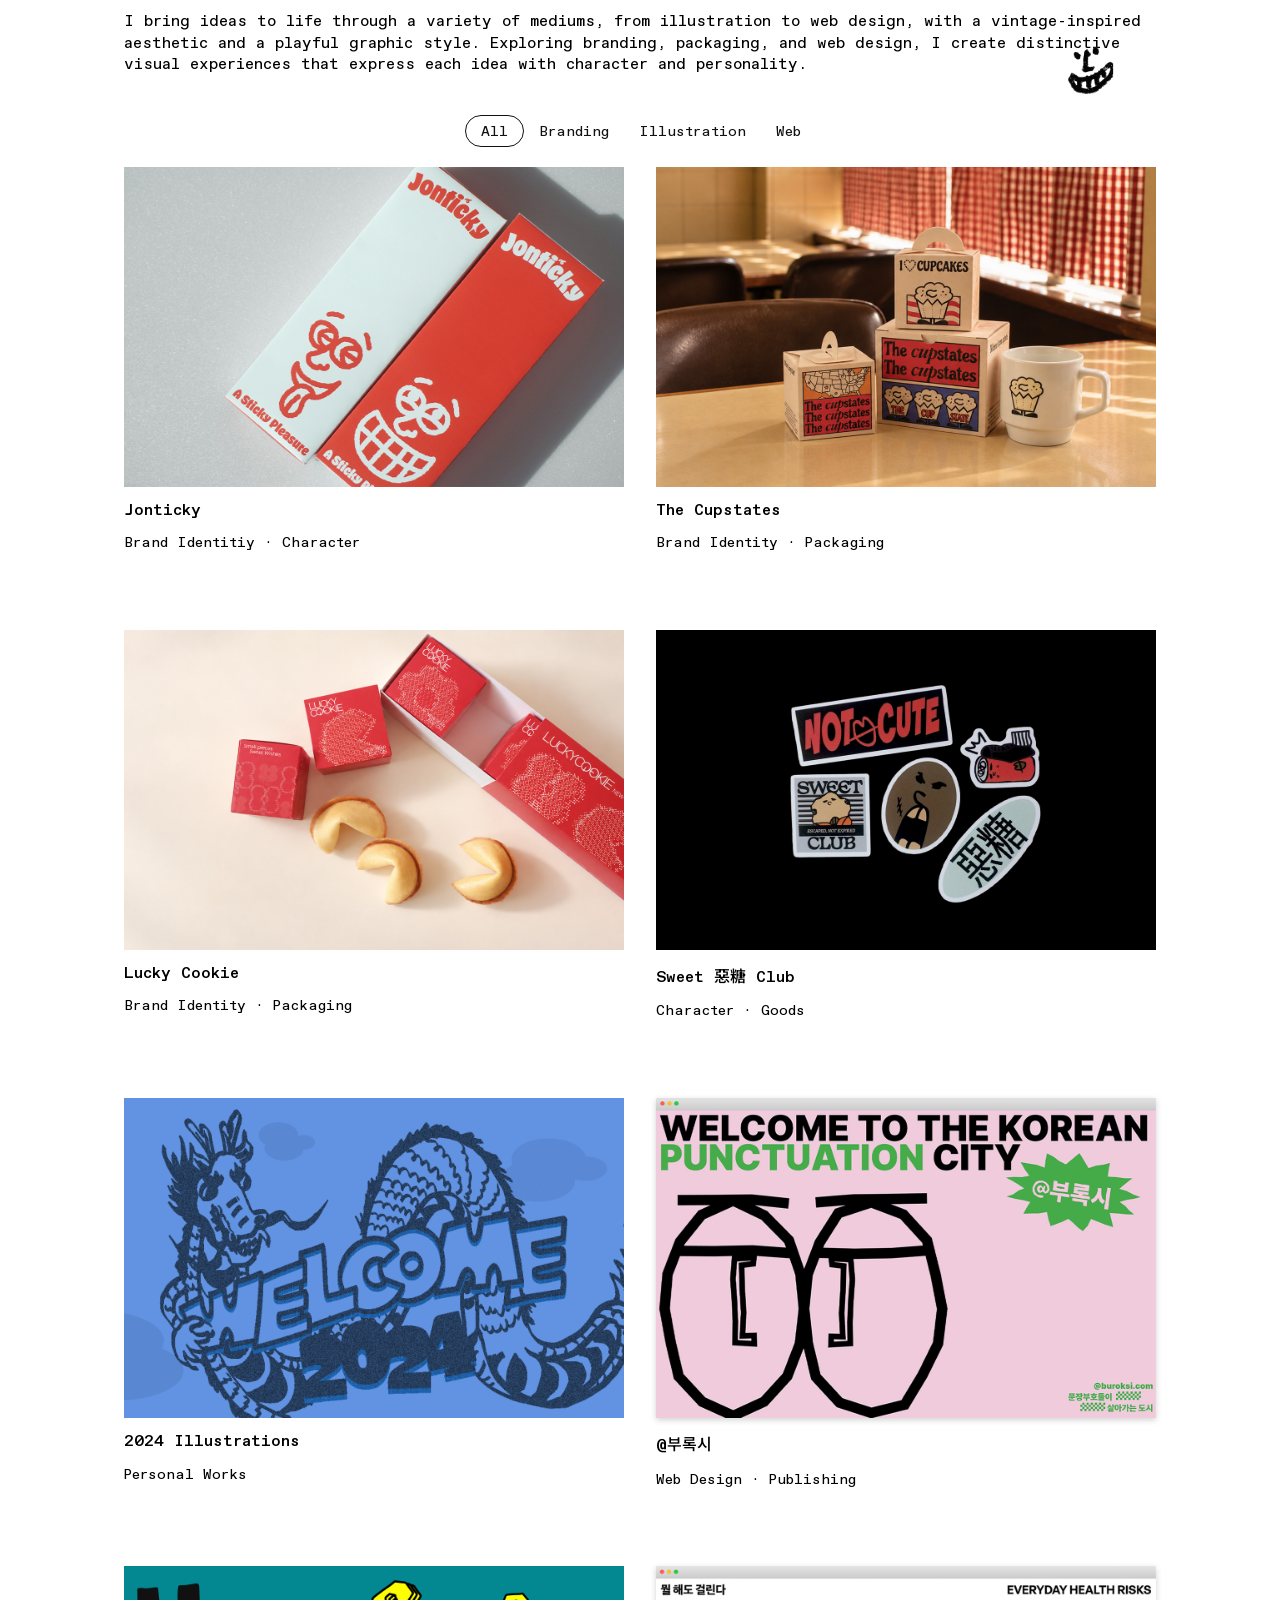
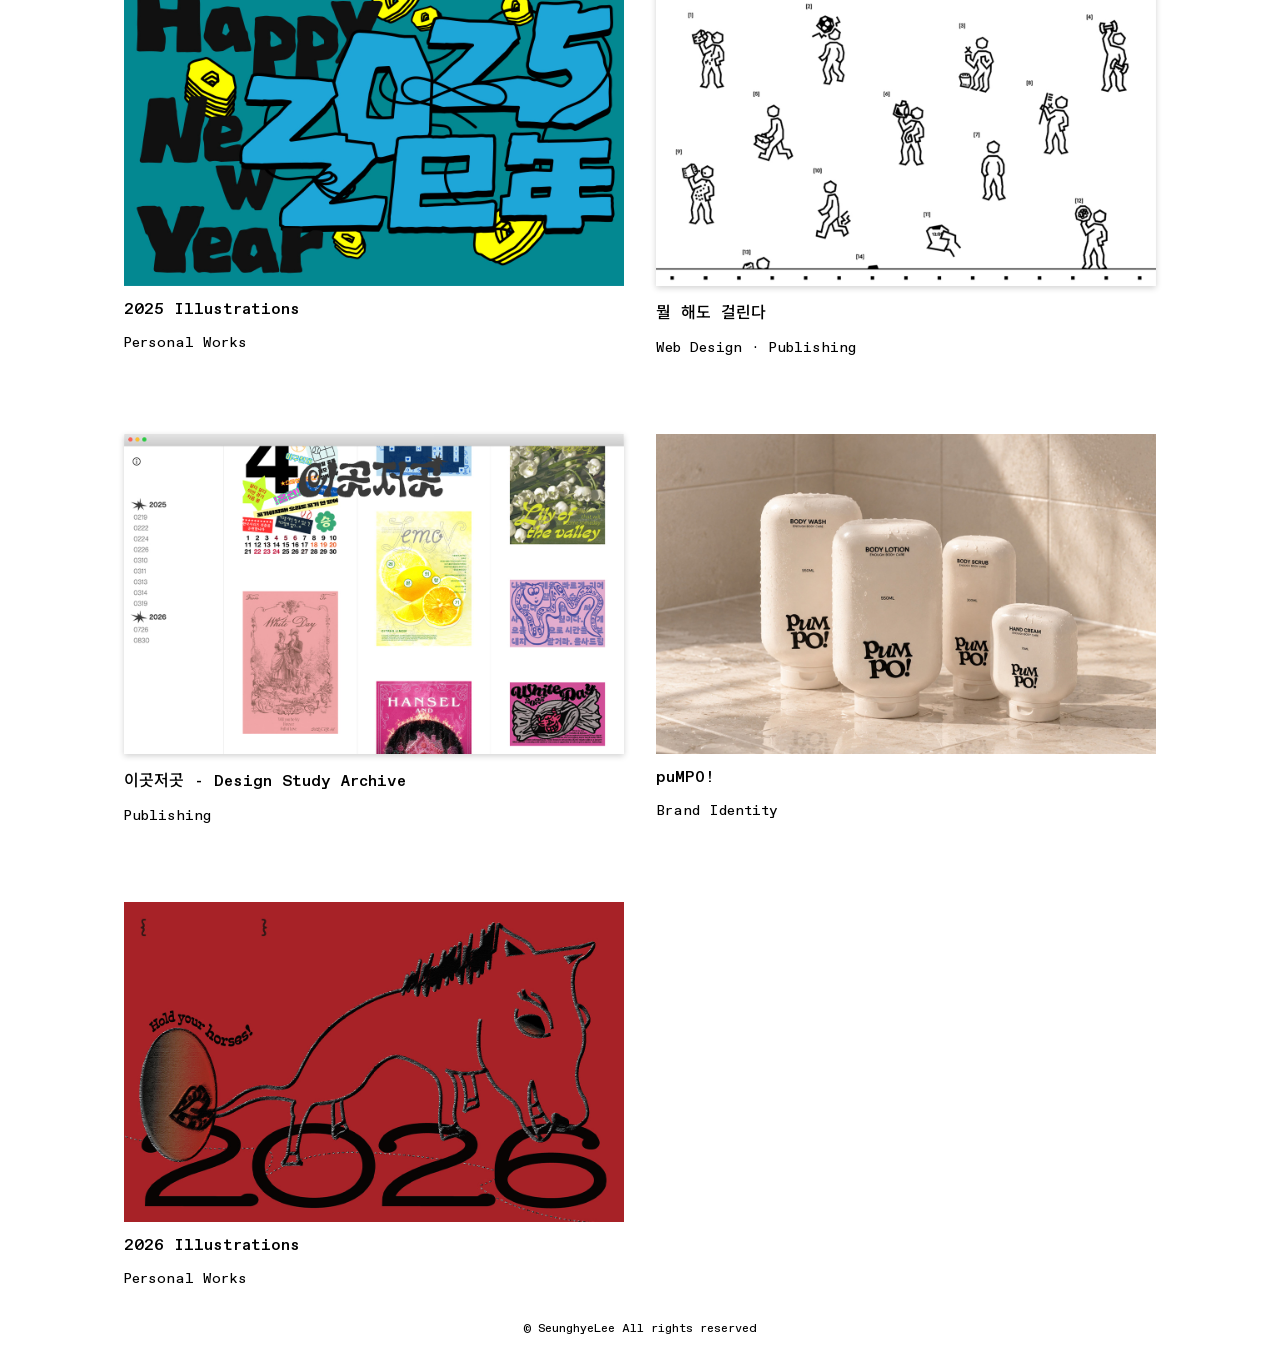
<file: index.html>
<!DOCTYPE html>
<html lang="en">
<head>
    <meta charset="UTF-8">
    <meta http-equiv="X-UA-Compatible" content="IE=edge">
    <meta name="viewport" content="width=device-width, initial-scale=1.0">
    <title>SeunghyeLee</title>
    <link rel="icon" type="image/png" href="img/favicon.png">
    <link rel="stylesheet" href="style.css">
    <link rel="stylesheet" href="mobile.css">
    <script src="style.js" defer></script>
    <meta name="google" content="notranslate">
</head>
<body>
    <main class="portfolio">
        <section class="intro">
            <div class="intro-text">
                I bring ideas to life through a variety of mediums, from illustration to web design, with a vintage-inspired aesthetic and a playful graphic style.
                Exploring branding, packaging, and web design, I create distinctive visual experiences that express each idea with character and personality.
            </div>
            <img src="img/favicon.png" class="intro-graphic">
            <div class="intro-modal">
                빈티지하고 장난스러운 그래픽 무드를 바탕으로 드로잉부터 웹까지 다양한 방식으로 아이디어를 표현합니다. 
                브랜딩, 패키지, 웹 등 여러 분야를 넘나들며 개성 있는 결과물을 만드는 디자이너입니다.
            </div>
        </section>

        <nav class="category">
            <button class="category-btn active" data-filter="all">
                All
            </button>
            <button class="category-btn" data-filter="branding">
                Branding
            </button>
            <button class="category-btn" data-filter="illustration">
                Illustration
            </button>
            <button class="category-btn" data-filter="web">
                Web
            </button>
        </nav>
        <section class="projects" id="projects"></section>
    </main>

    <footer class="footer">
        <p>© SeunghyeLee All rights reserved</p>
    </footer>
</body>
</html>
</file>
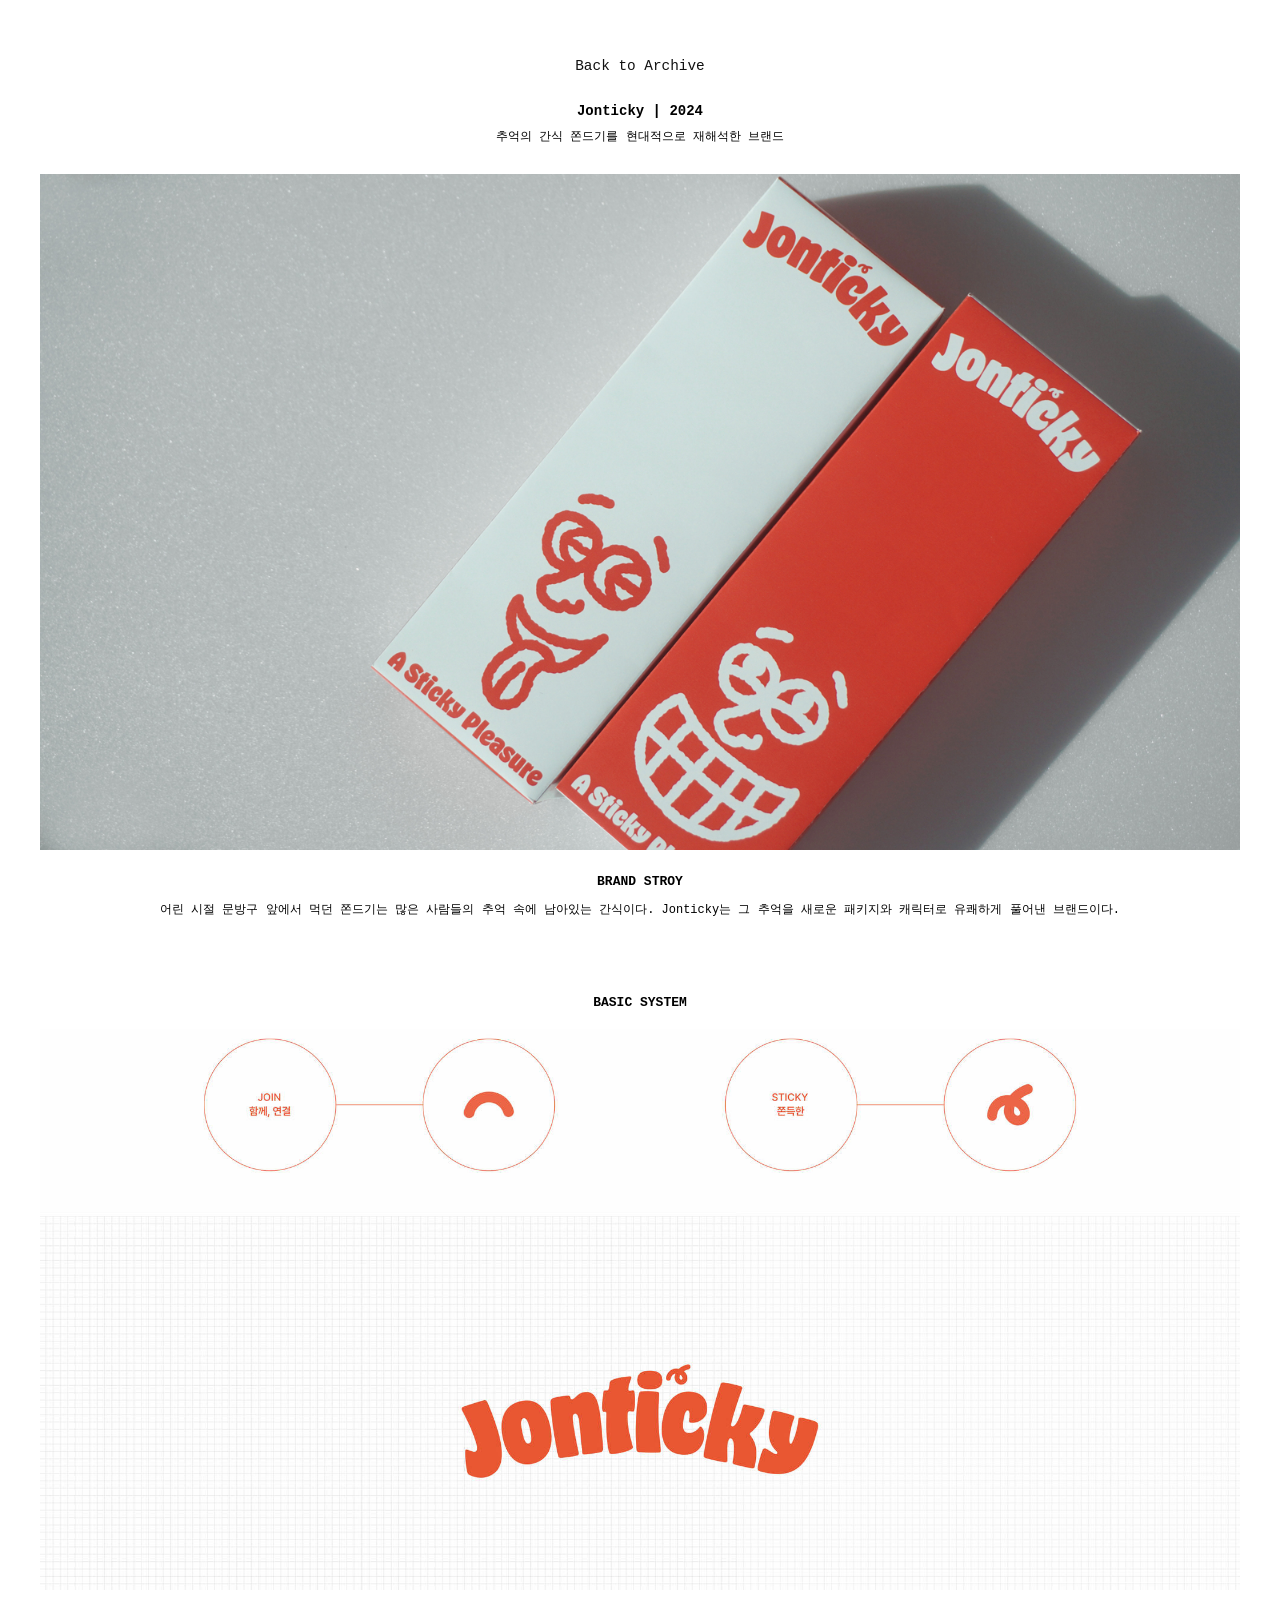
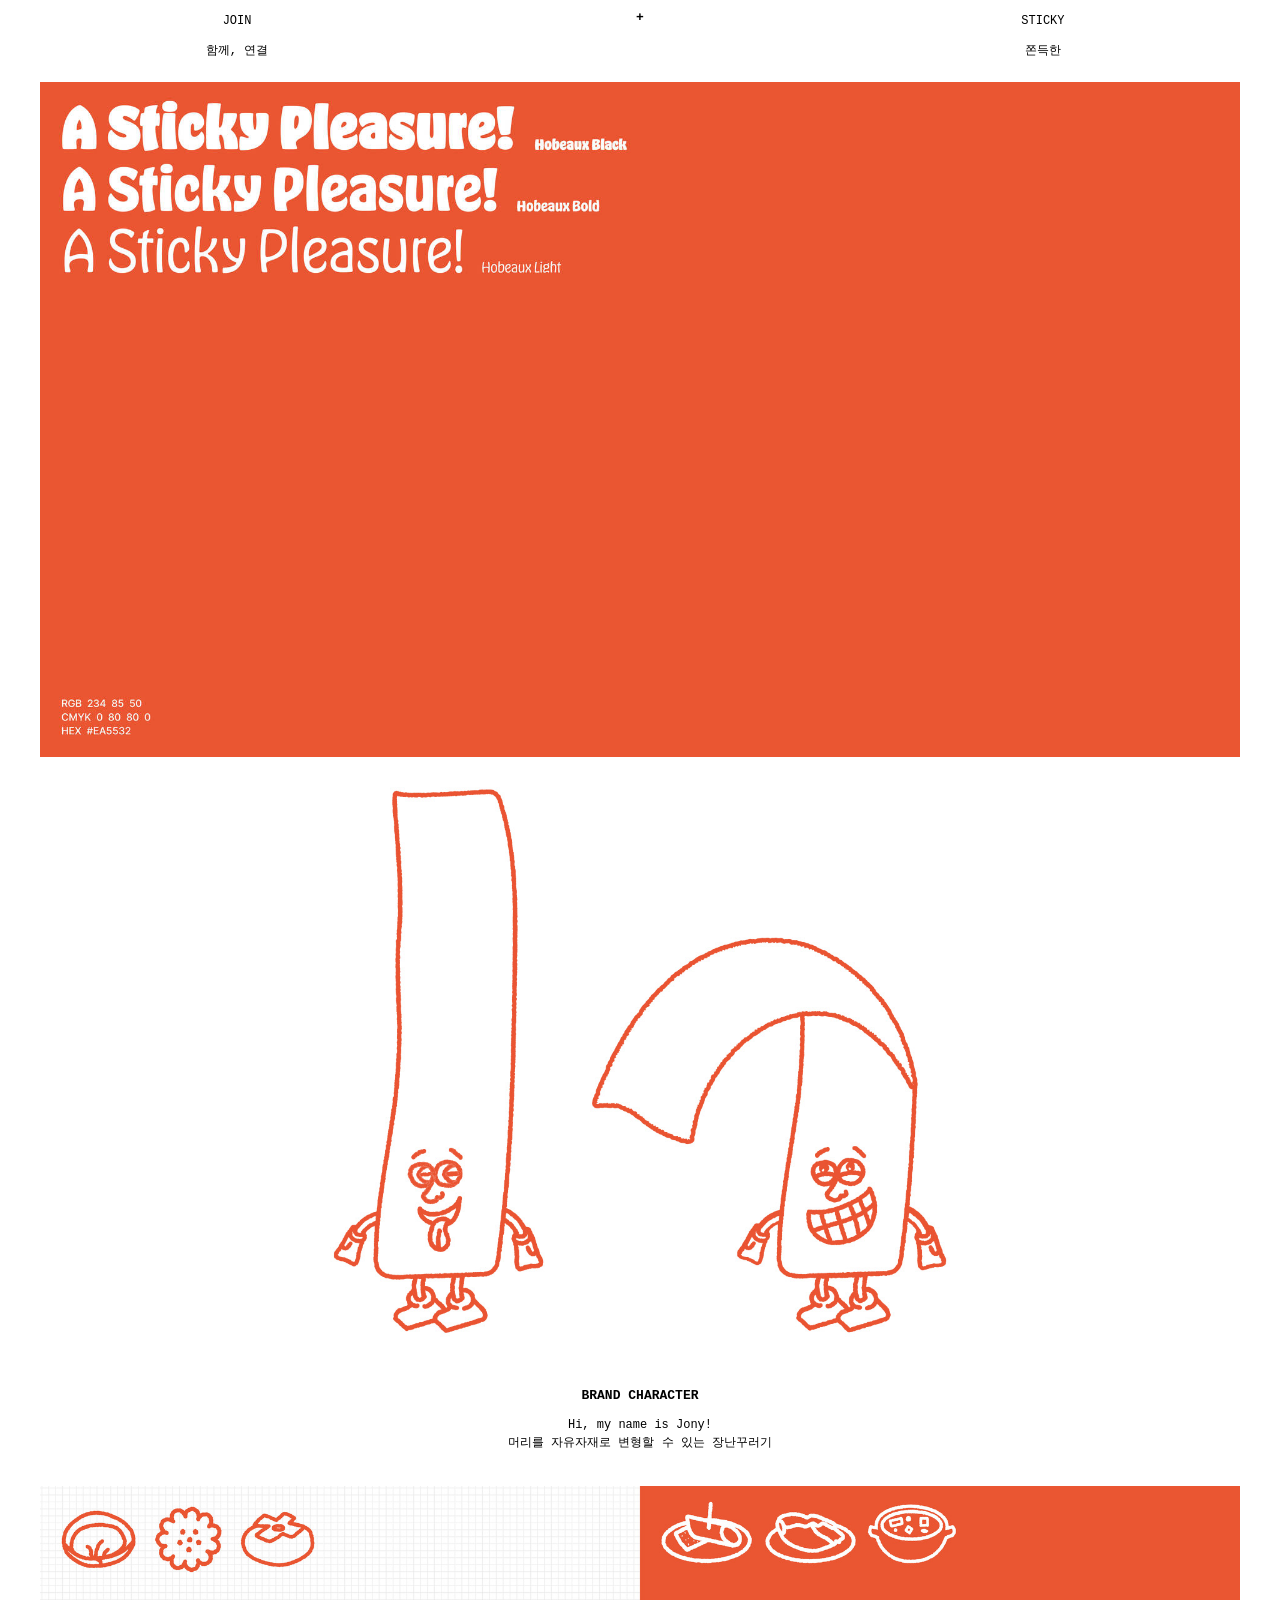
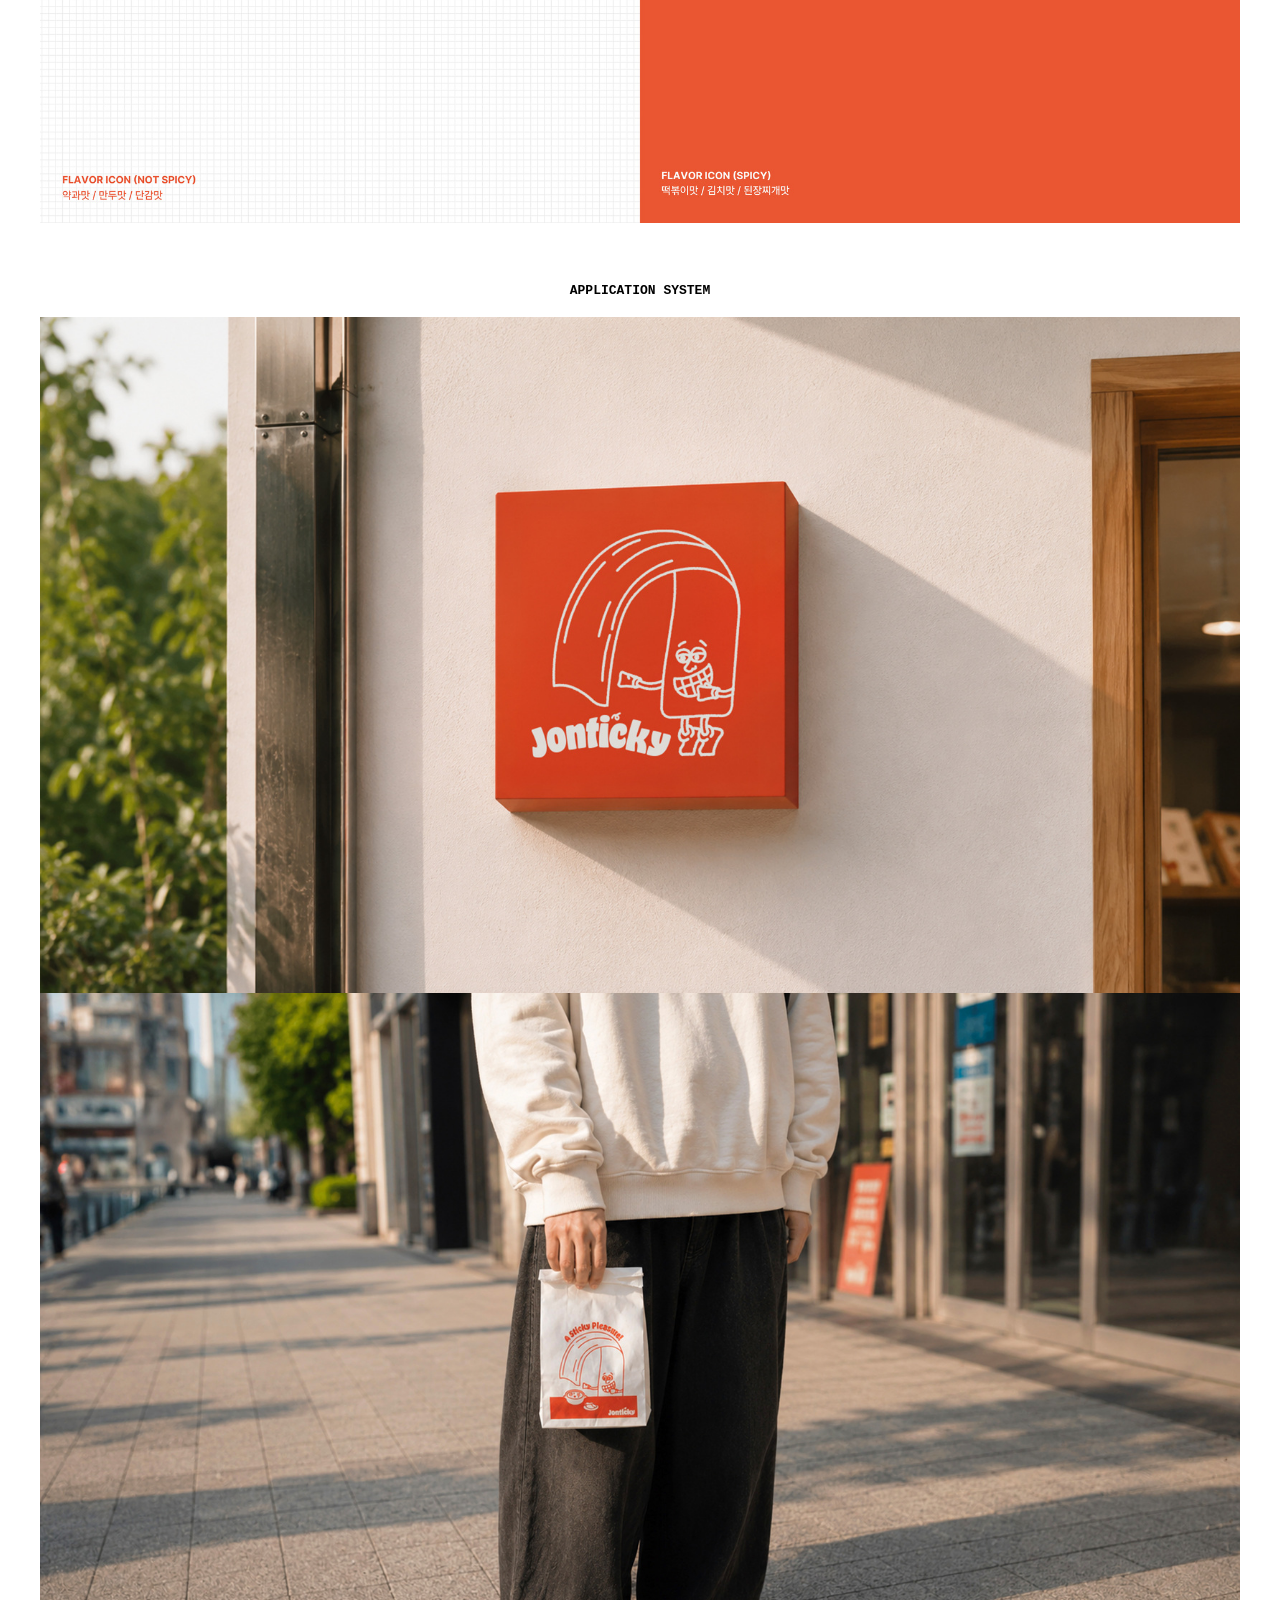
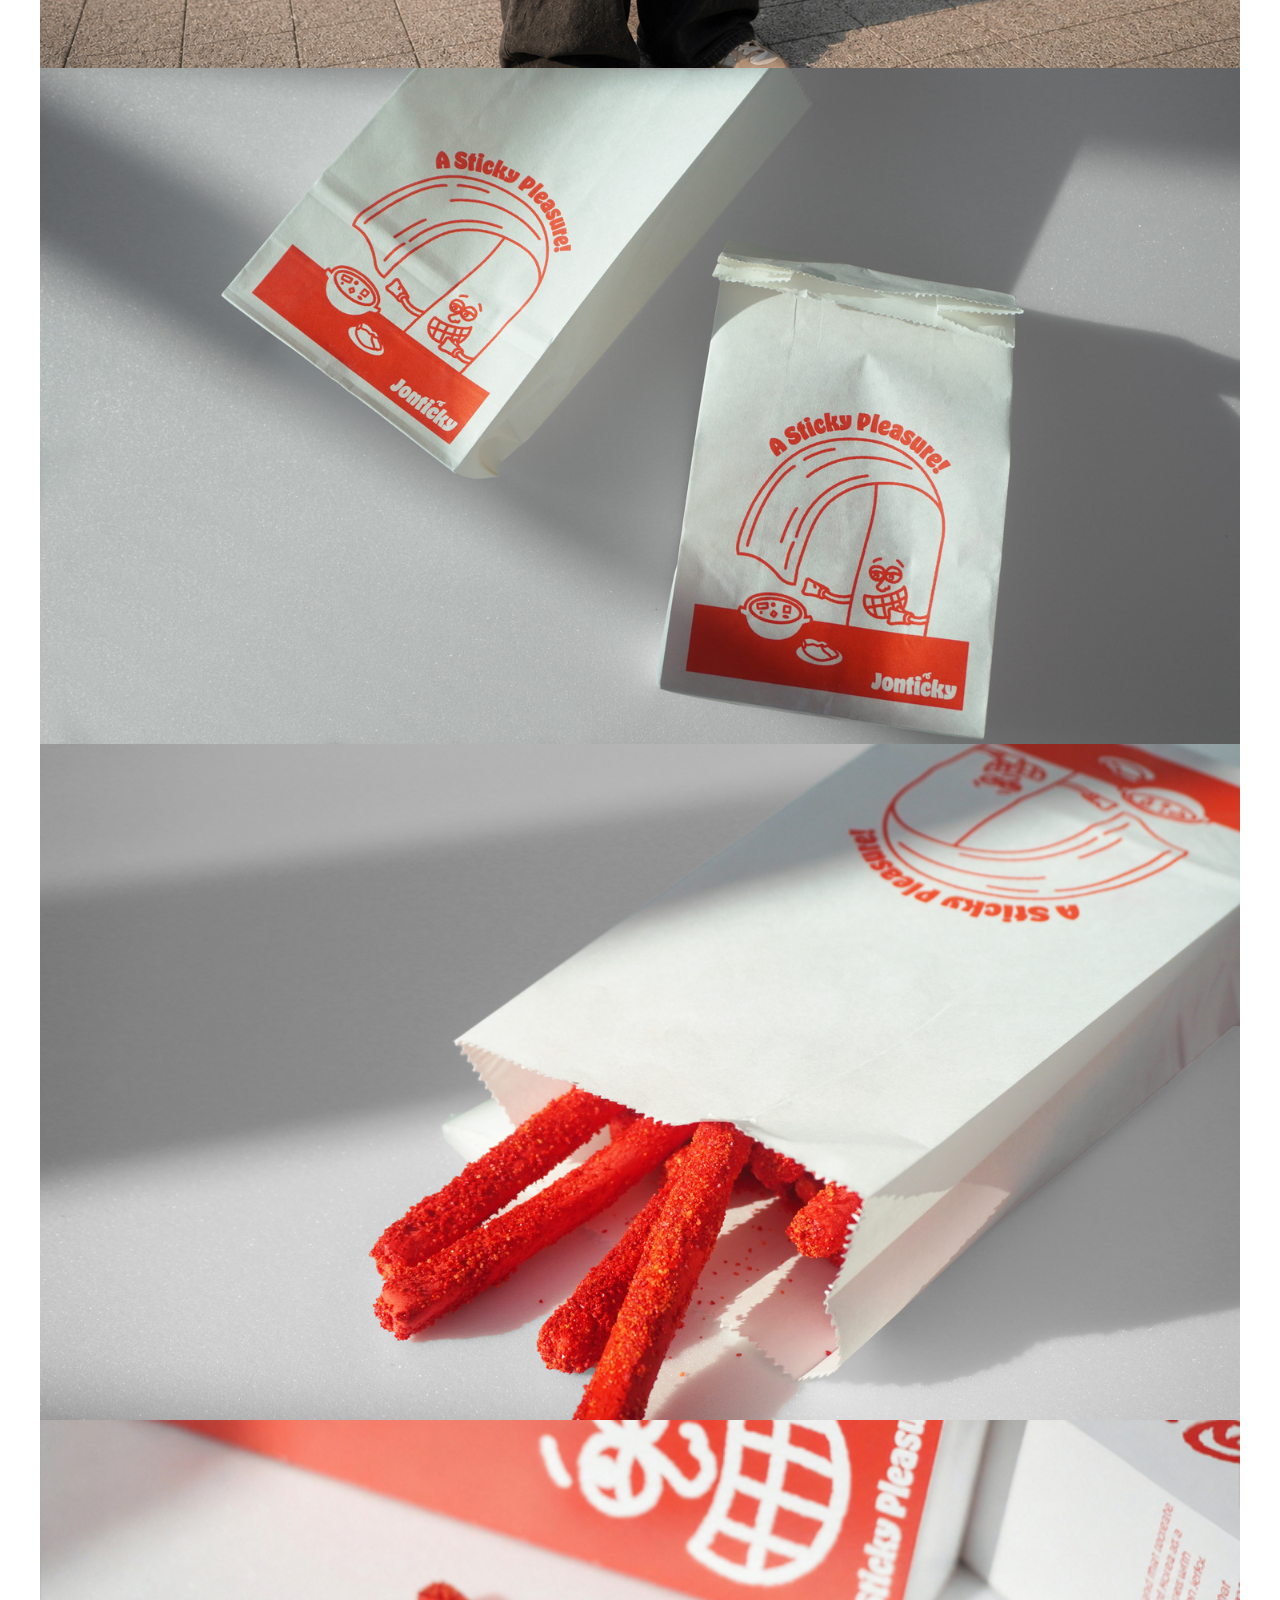
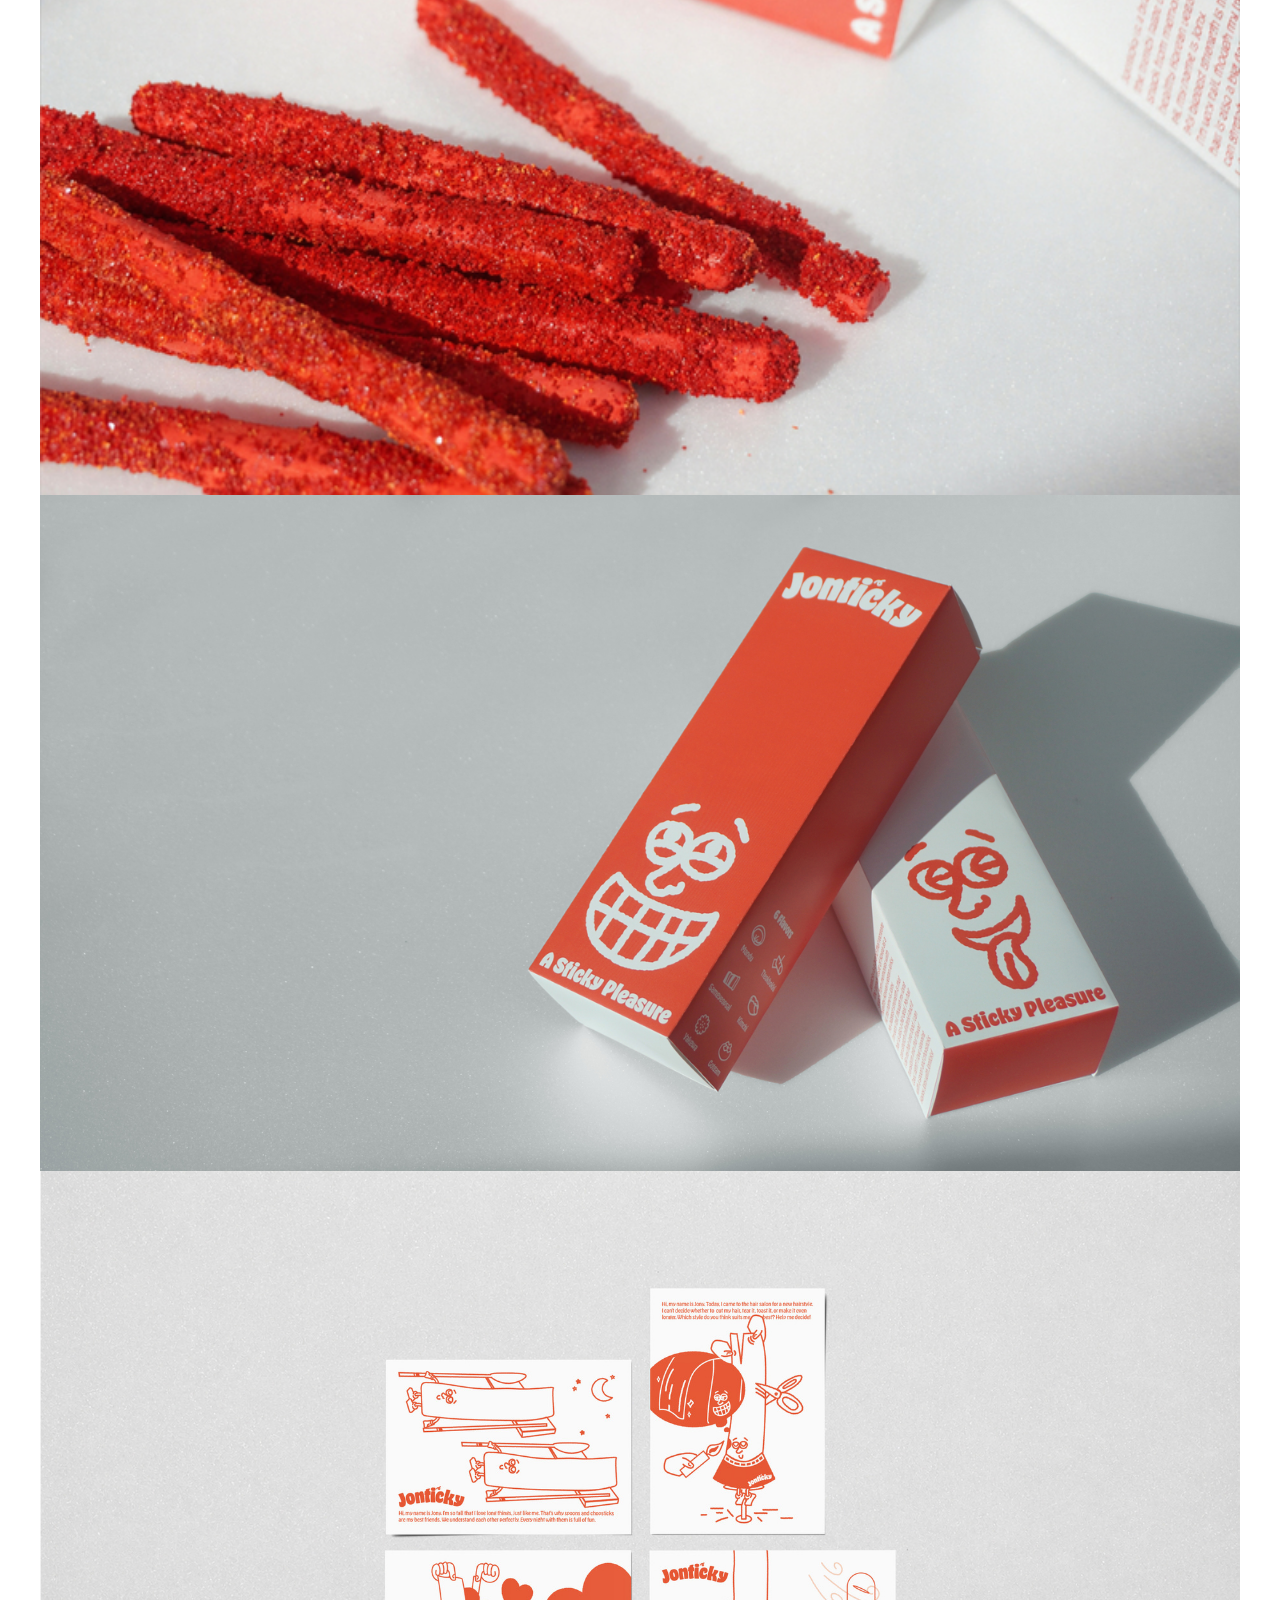
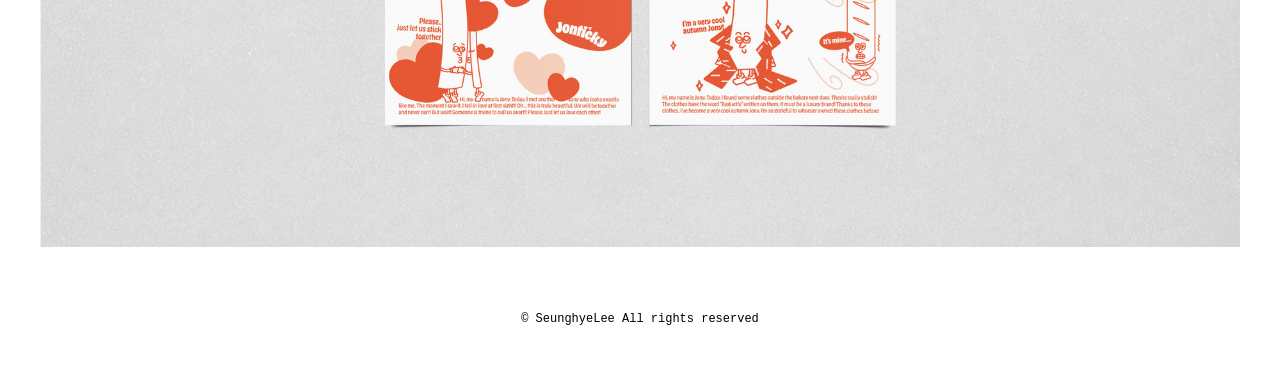
<file: Branding/jonticky.html>
<!DOCTYPE html>
<html lang="en">

<head>
    <meta charset="UTF-8">
    <meta http-equiv="X-UA-Compatible" content="IE=edge">
    <meta name="viewport" content="width=device-width, initial-scale=1.0">
    <title>Jonticky - Branding</title>
    <link rel="icon" type="image/png" href="../img/favicon.png">
    <link rel="stylesheet" href="branding.css">
    <link rel="stylesheet" href="../mobile.css">
    <script src="branding.js" defer></script>
    <meta name="google" content="notranslate">
</head>

<body>
    <main class="detail-page">
        <a href="../index.html?filter=branding" class="back-btn">
            Back to Archive
        </a>
        <header class="project-header">
            <h1>Jonticky | 2024</h1>
            <p class="project-intro">
                추억의 간식 쫀드기를 현대적으로 재해석한 브랜드
            </p>
        </header>
        <!-- 여기부터 이미지/내용 넣기 -->
        <section class="project-content">
            <img class="detail-img" src="branding-img/jonticky-01.jpg" alt="">
            <div class="text-content">
                <h2>BRAND STROY</h2>
                <p>어린 시절 문방구 앞에서 먹던 쫀드기는 많은 사람들의 추억 속에 남아있는 간식이다.
                    Jonticky는 그 추억을 새로운 패키지와 캐릭터로 유쾌하게 풀어낸 브랜드이다.</p>
            </div>
            <br><br>
            <div class="text-content">
                <h2>BASIC SYSTEM</h2>
            </div>
            <img class="detail-img" src="branding-img/jonticky-02.jpg" alt="">
            <div class="text-grid3">
                <div class="text-column3">
                    <p>JOIN</p>
                    <p>함께, 연결</p>
                </div>
                <div class="text-column3">
                    <h2>+</h2>
                </div>
                <div class="text-column3">
                    <p>STICKY</p>
                    <p>쫀득한</p> 
                </div>
            </div>
            <img class="detail-img" src="branding-img/jonticky-03.jpg" alt="">
            <img class="detail-img" src="branding-img/jonticky-04.jpg" alt="">
            <div class="text-content">
                <h2>BRAND CHARACTER</h2>
                <p>Hi, my name is Jony! <br> 머리를 자유자재로 변형할 수 있는 장난꾸러기 </p>
            </div>
            <br>
            <img class="detail-img" src="branding-img/jonticky-05.jpg" alt="">
            <br>
            <br>
            <div class="text-content">
                <h2>APPLICATION SYSTEM</h2>
            </div>
            <img class="detail-img" src="branding-img/jonticky-06.jpg" alt="">
            <img class="detail-img" src="branding-img/jonticky-07.jpg" alt="">
            <img class="detail-img" src="branding-img/jonticky-08.jpg" alt="">
            <img class="detail-img" src="branding-img/jonticky-09.jpg" alt="">
            <img class="detail-img" src="branding-img/jonticky-10.jpg" alt="">
            <img class="detail-img" src="branding-img/jonticky-11.jpg" alt="">
            <img class="detail-img" src="branding-img/jonticky-12.jpg" alt="">
        </section>
        <a href="#" class="top-btn">↑ up</a>
    </main>

    <footer class="footer">
        <p>© SeunghyeLee All rights reserved</p>
    </footer>
</body>

</html>
</file>
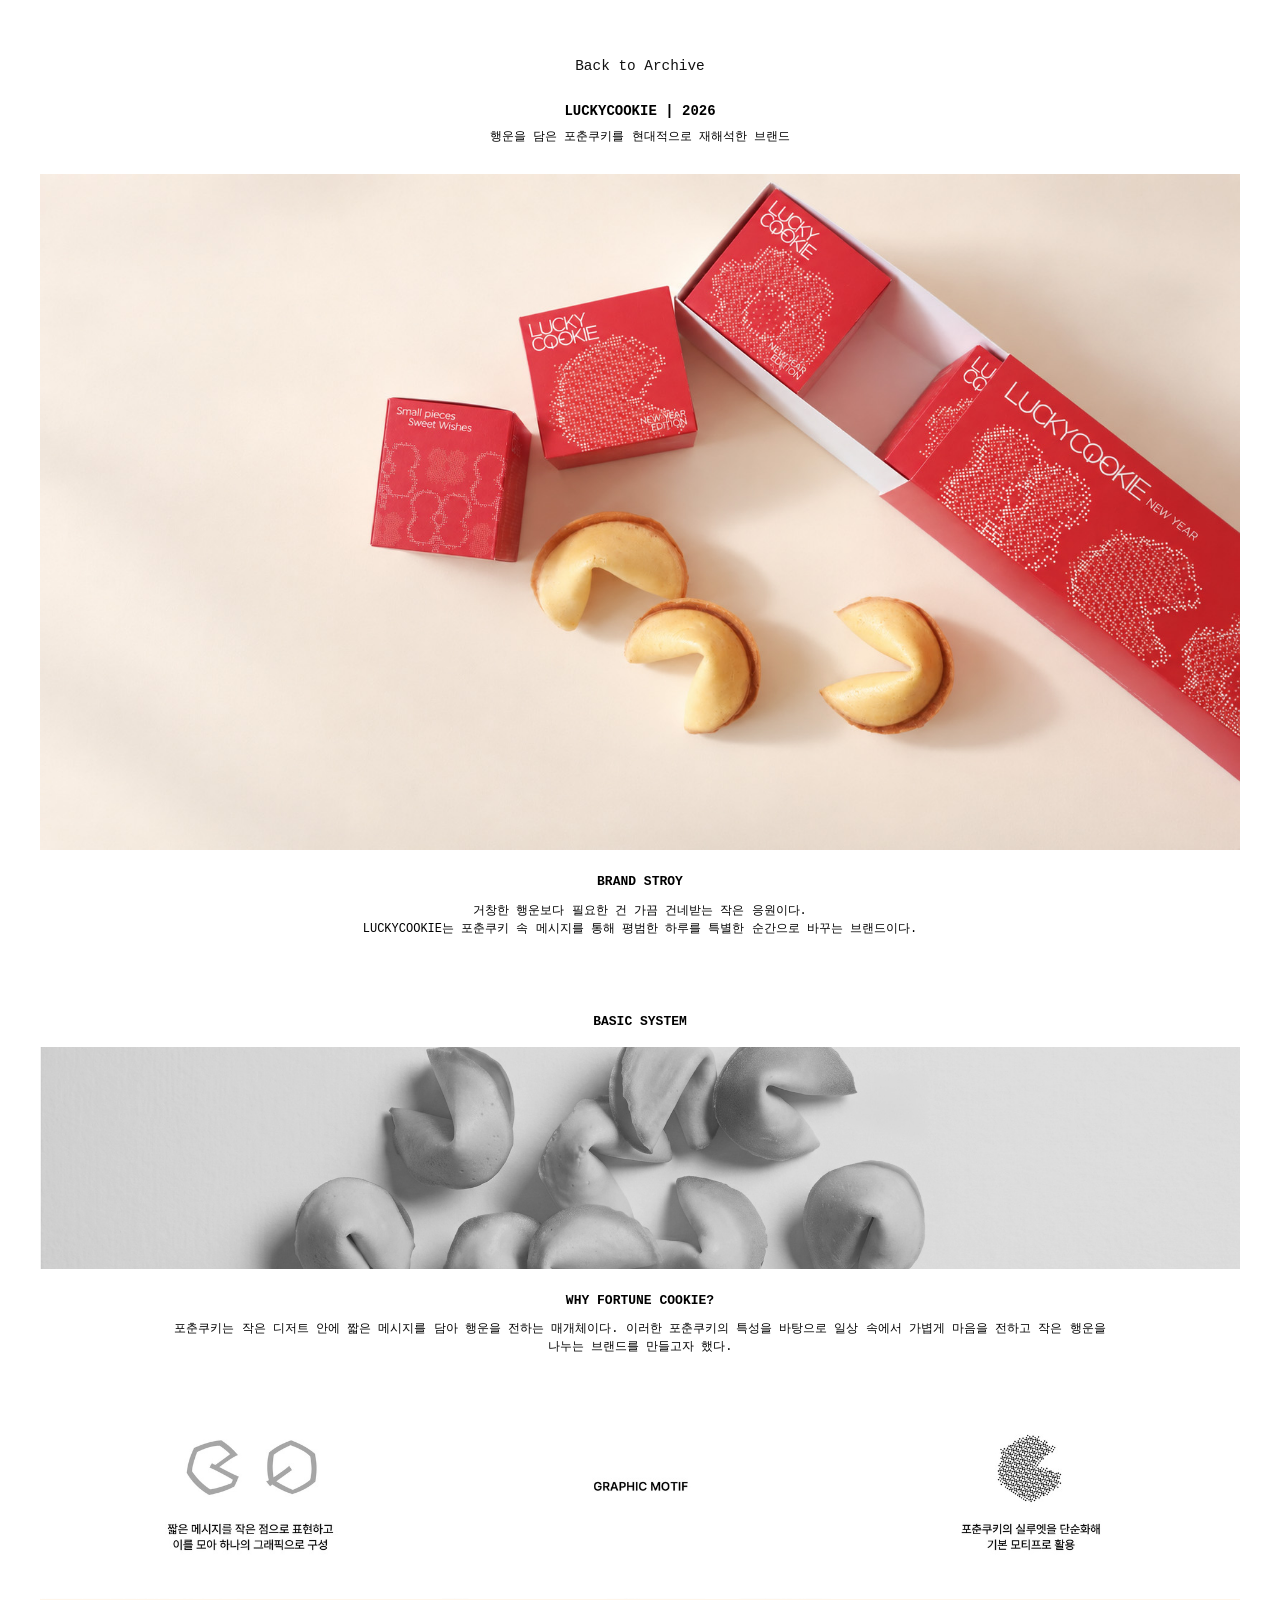
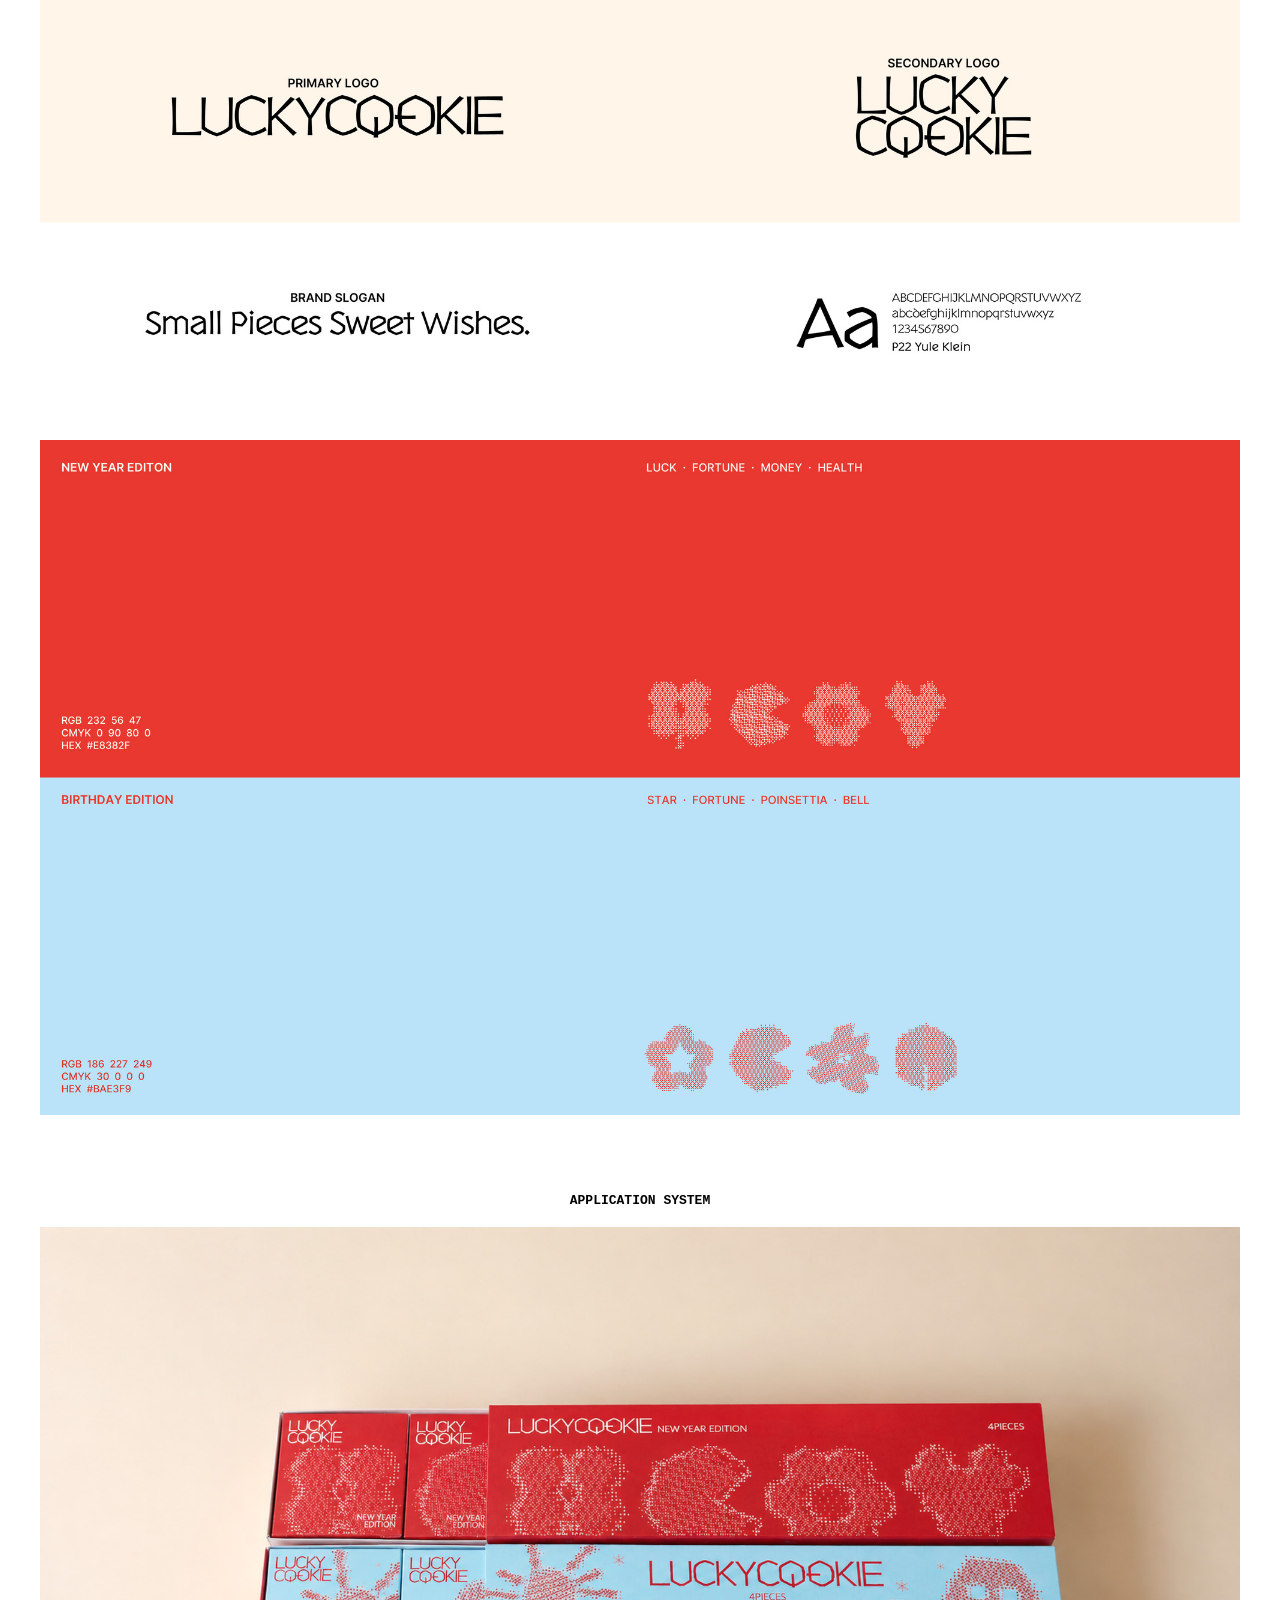
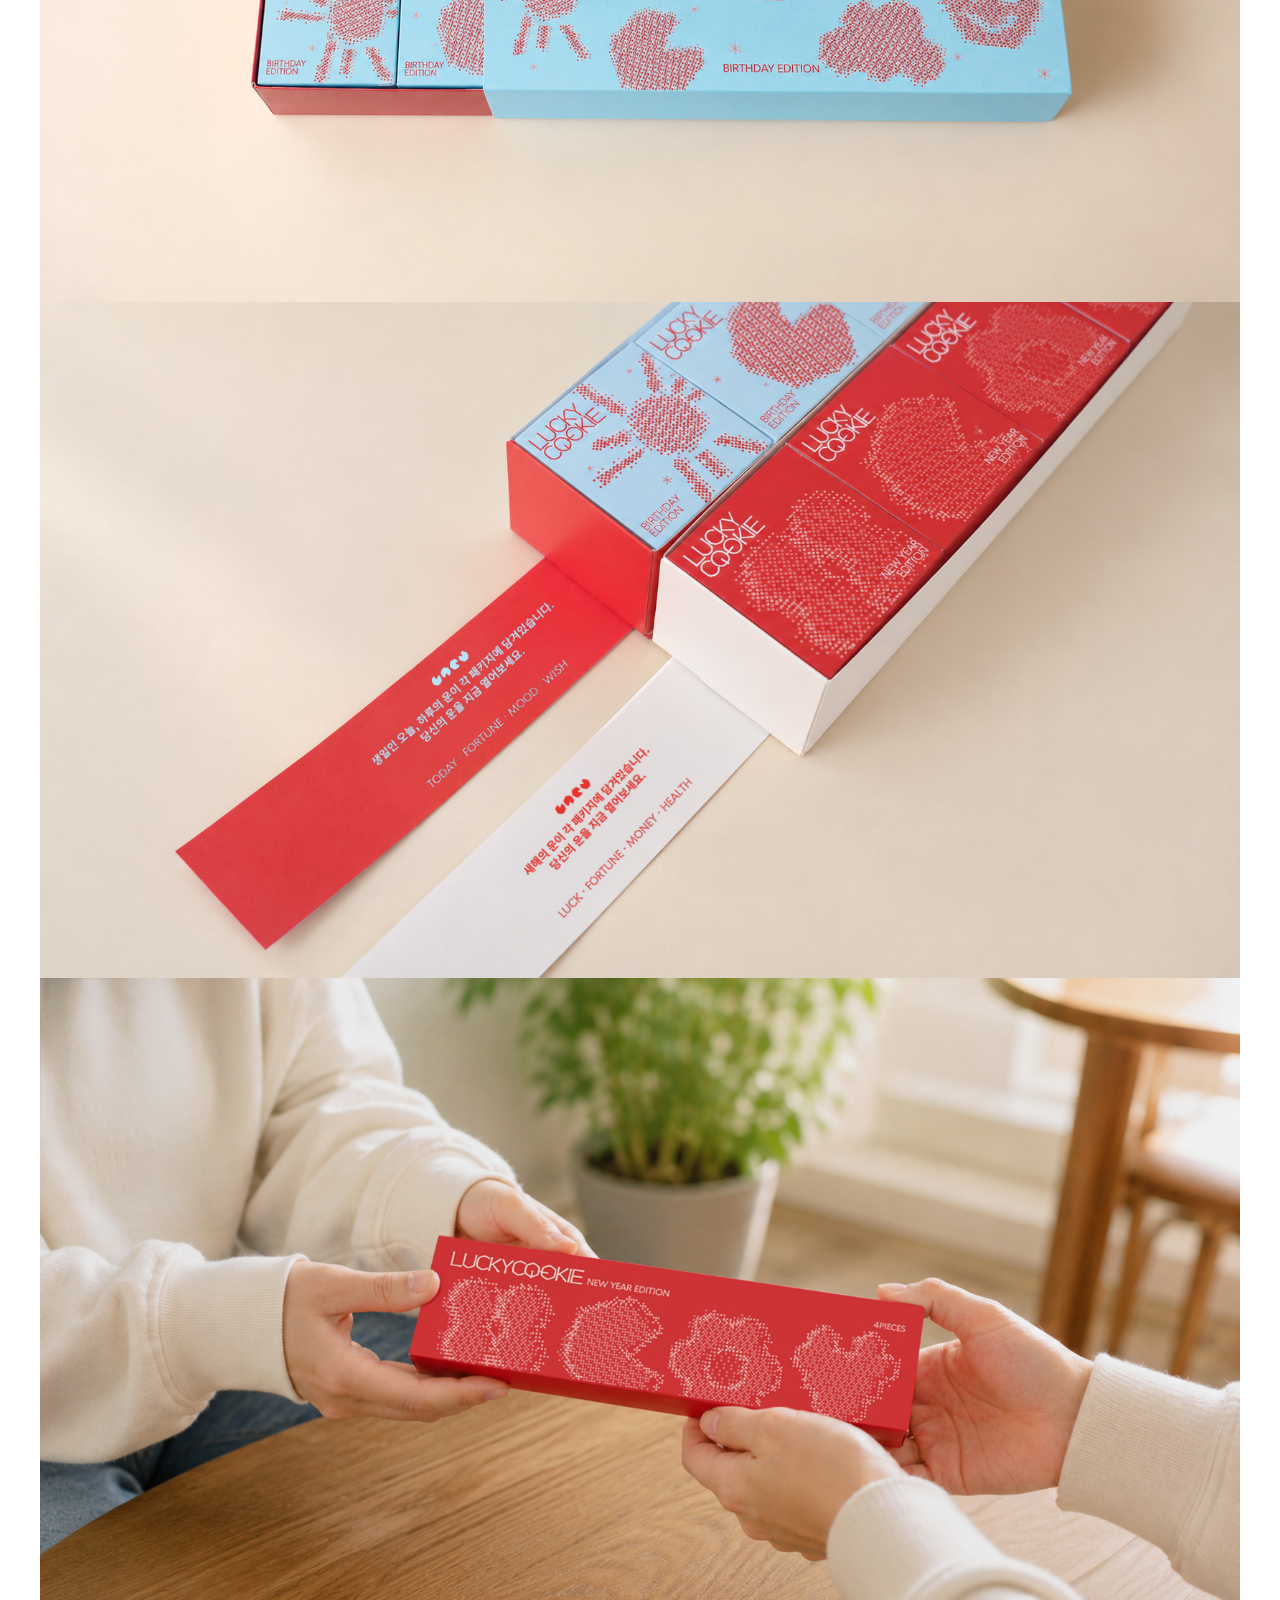
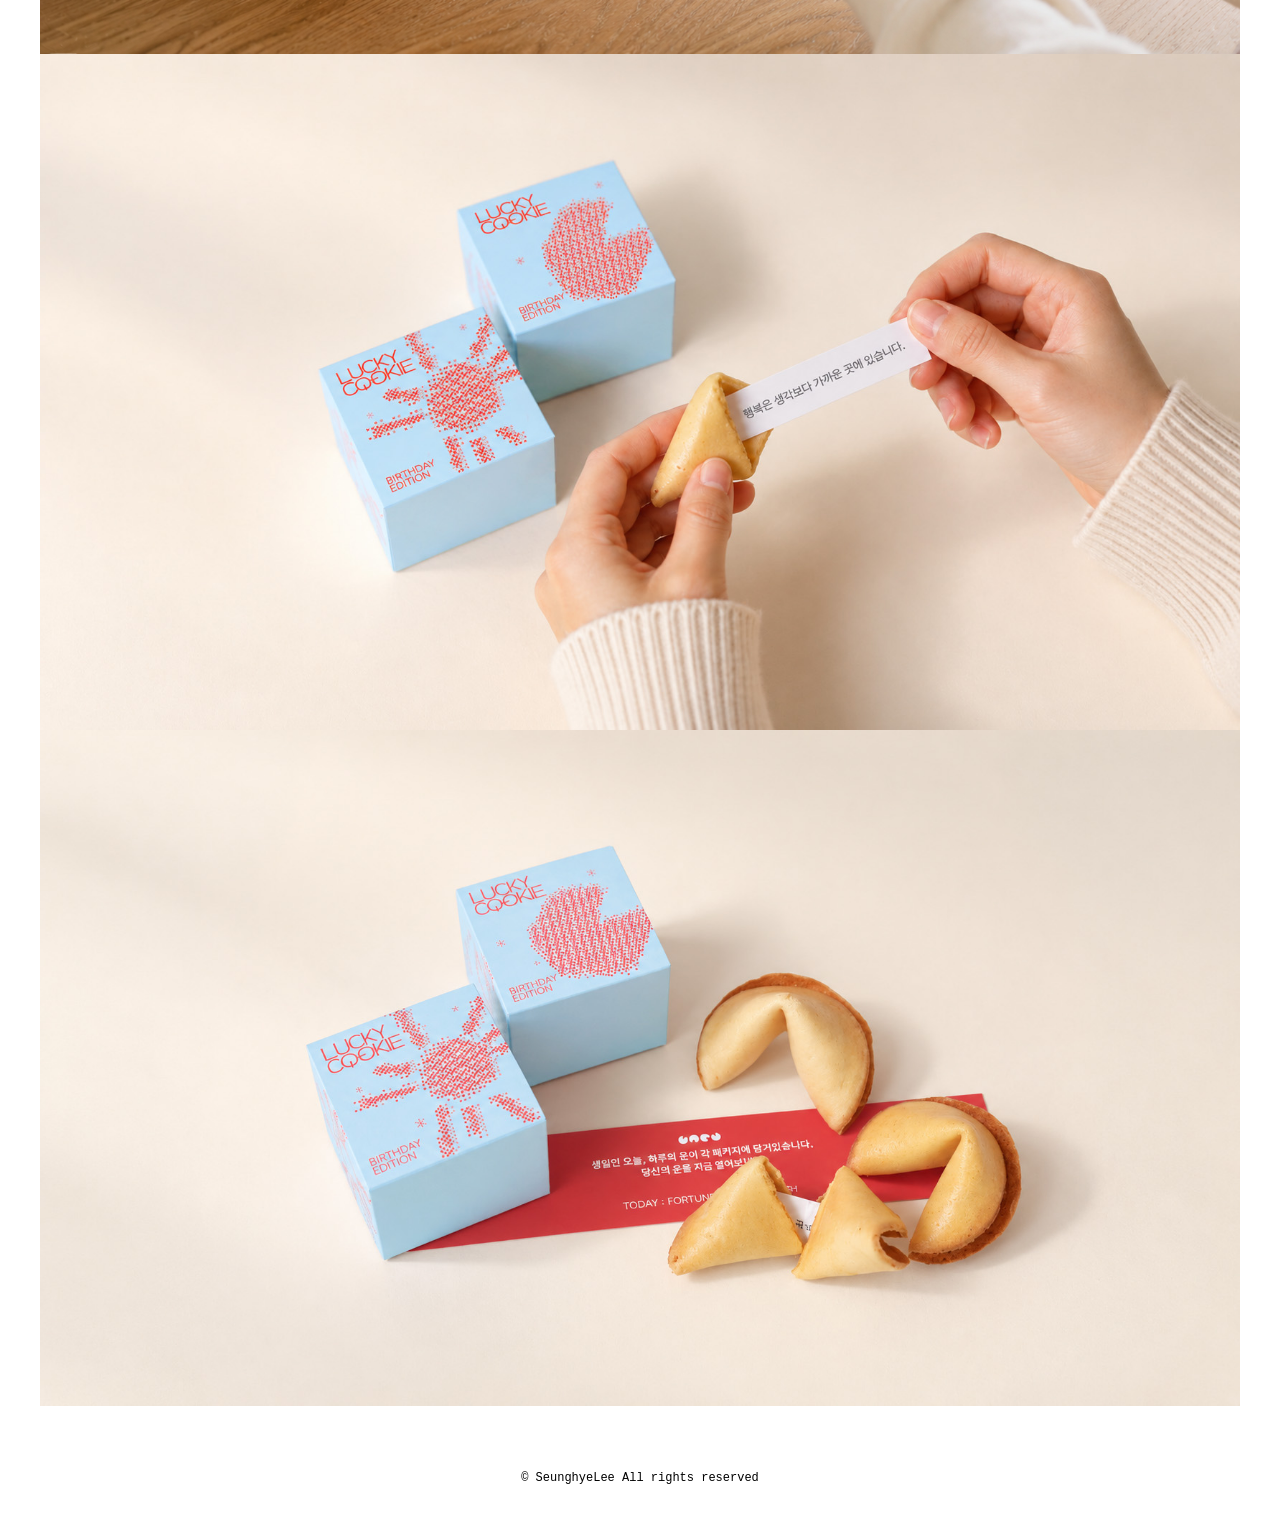
<file: Branding/luckycookie.html>
<!DOCTYPE html>
<html lang="en">

<head>
    <meta charset="UTF-8">
    <meta http-equiv="X-UA-Compatible" content="IE=edge">
    <meta name="viewport" content="width=device-width, initial-scale=1.0">
    <title>LUCKYCOOKIE - Branding</title>
    <link rel="icon" type="image/png" href="../img/favicon.png">
    <link rel="stylesheet" href="branding.css">
    <link rel="stylesheet" href="../mobile.css">
    <script src="branding.js" defer></script>
    <meta name="google" content="notranslate">
</head>

<body>
    <main class="detail-page">
        <a href="../index.html?filter=branding" class="back-btn">
            Back to Archive
        </a>
        <header class="project-header">
            <h1>LUCKYCOOKIE | 2026</h1>
            <p class="project-intro">
                행운을 담은 포춘쿠키를 현대적으로 재해석한 브랜드
            </p>
        </header>
        <section class="project-content">
            <img class="detail-img" src="branding-img/lucky-01.jpg" alt="">
            <div class="text-content">
                <h2>BRAND STROY</h2>
                <p>거창한 행운보다 필요한 건 가끔 건네받는 작은 응원이다. <br>LUCKYCOOKIE는 포춘쿠키 속 메시지를 통해 평범한 하루를 특별한 순간으로 바꾸는 브랜드이다.</p>
            </div>
            <br><br>
            <div class="text-content">
                <h2>BASIC SYSTEM</h2>
            </div>
            <img class="detail-img" src="branding-img/lucky-02.jpg" alt="">
            <div class="text-content">
                <h2>WHY FORTUNE COOKIE?</h2>
                <p>포춘쿠키는 작은 디저트 안에 짧은 메시지를 담아 행운을 전하는 매개체이다. 이러한 포춘쿠키의 특성을 바탕으로 일상 속에서 가볍게 마음을 전하고 작은 행운을 나누는 브랜드를 만들고자 했다.</p>
            </div>
            <img class="detail-img" src="branding-img/lucky-03.jpg" alt="">
            <img class="detail-img" src="branding-img/lucky-04.jpg" alt="">
            <img class="detail-img" src="branding-img/lucky-05.jpg" alt="">
            <br>
            <br><br>
            <div class="text-content">
                <h2>APPLICATION SYSTEM</h2>
            </div>
            <img class="detail-img" src="branding-img/lucky-07.jpg" alt="">
            <img class="detail-img" src="branding-img/lucky-08.jpg" alt="">
            <img class="detail-img" src="branding-img/lucky-09.jpg" alt="">
            <img class="detail-img" src="branding-img/lucky-10.jpg" alt="">
            <img class="detail-img" src="branding-img/lucky-11.jpg" alt="">
        </section>

        <a href="#" class="top-btn">↑ up</a>

    </main>
    <footer class="footer">
        <p>© SeunghyeLee All rights reserved</p>
    </footer>
</body>

</html>
</file>
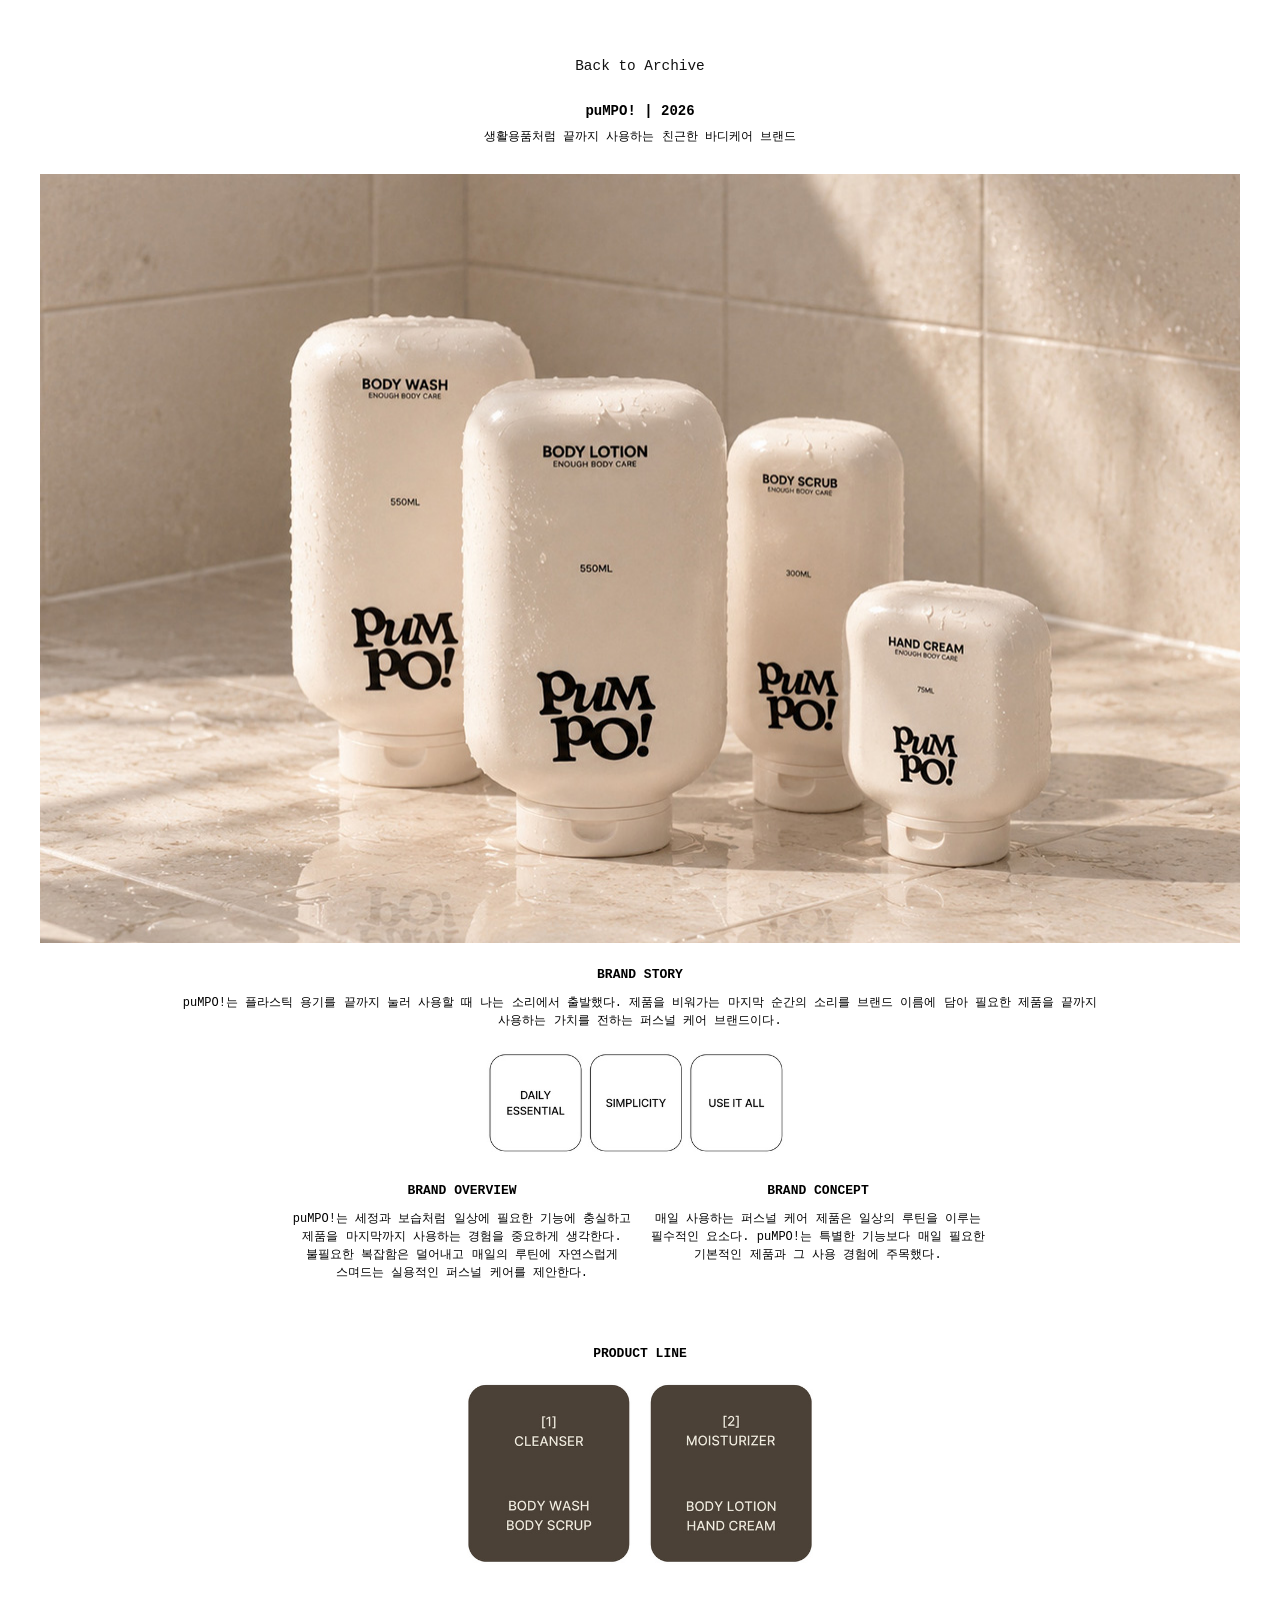
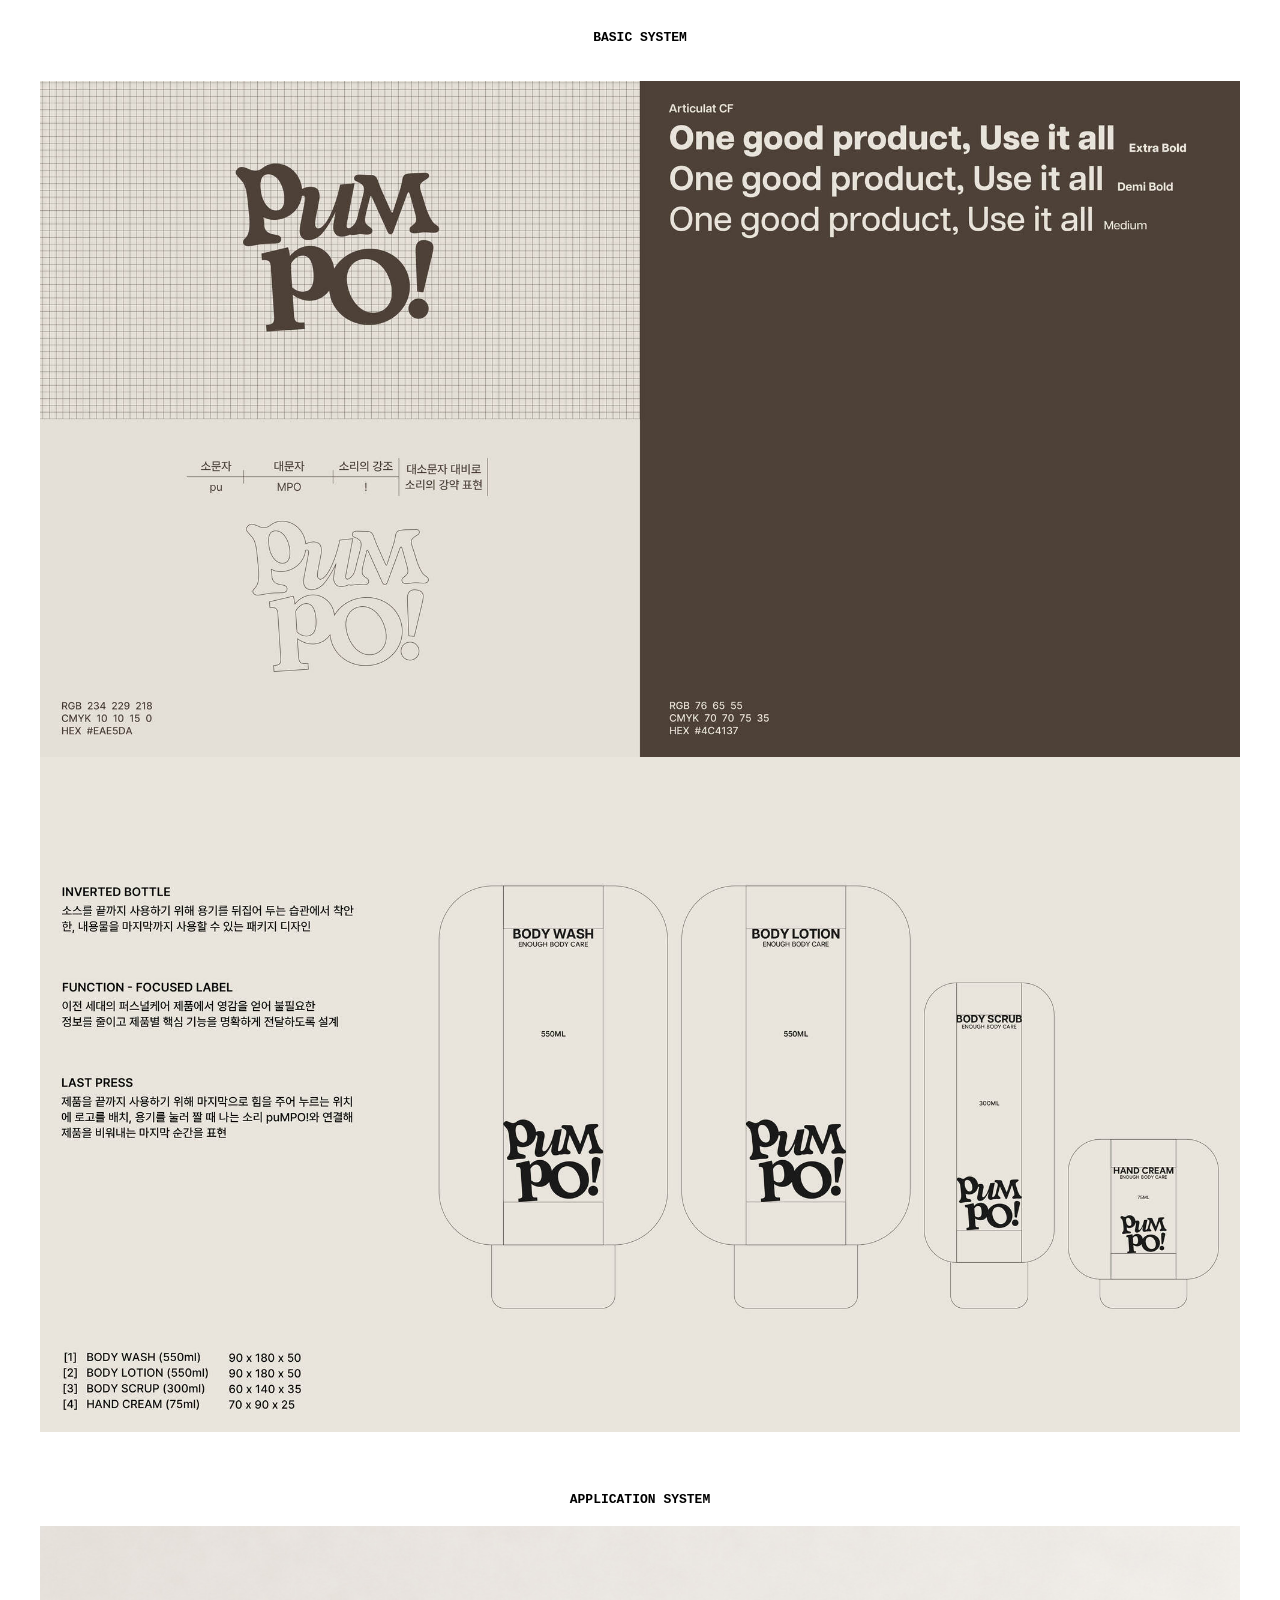
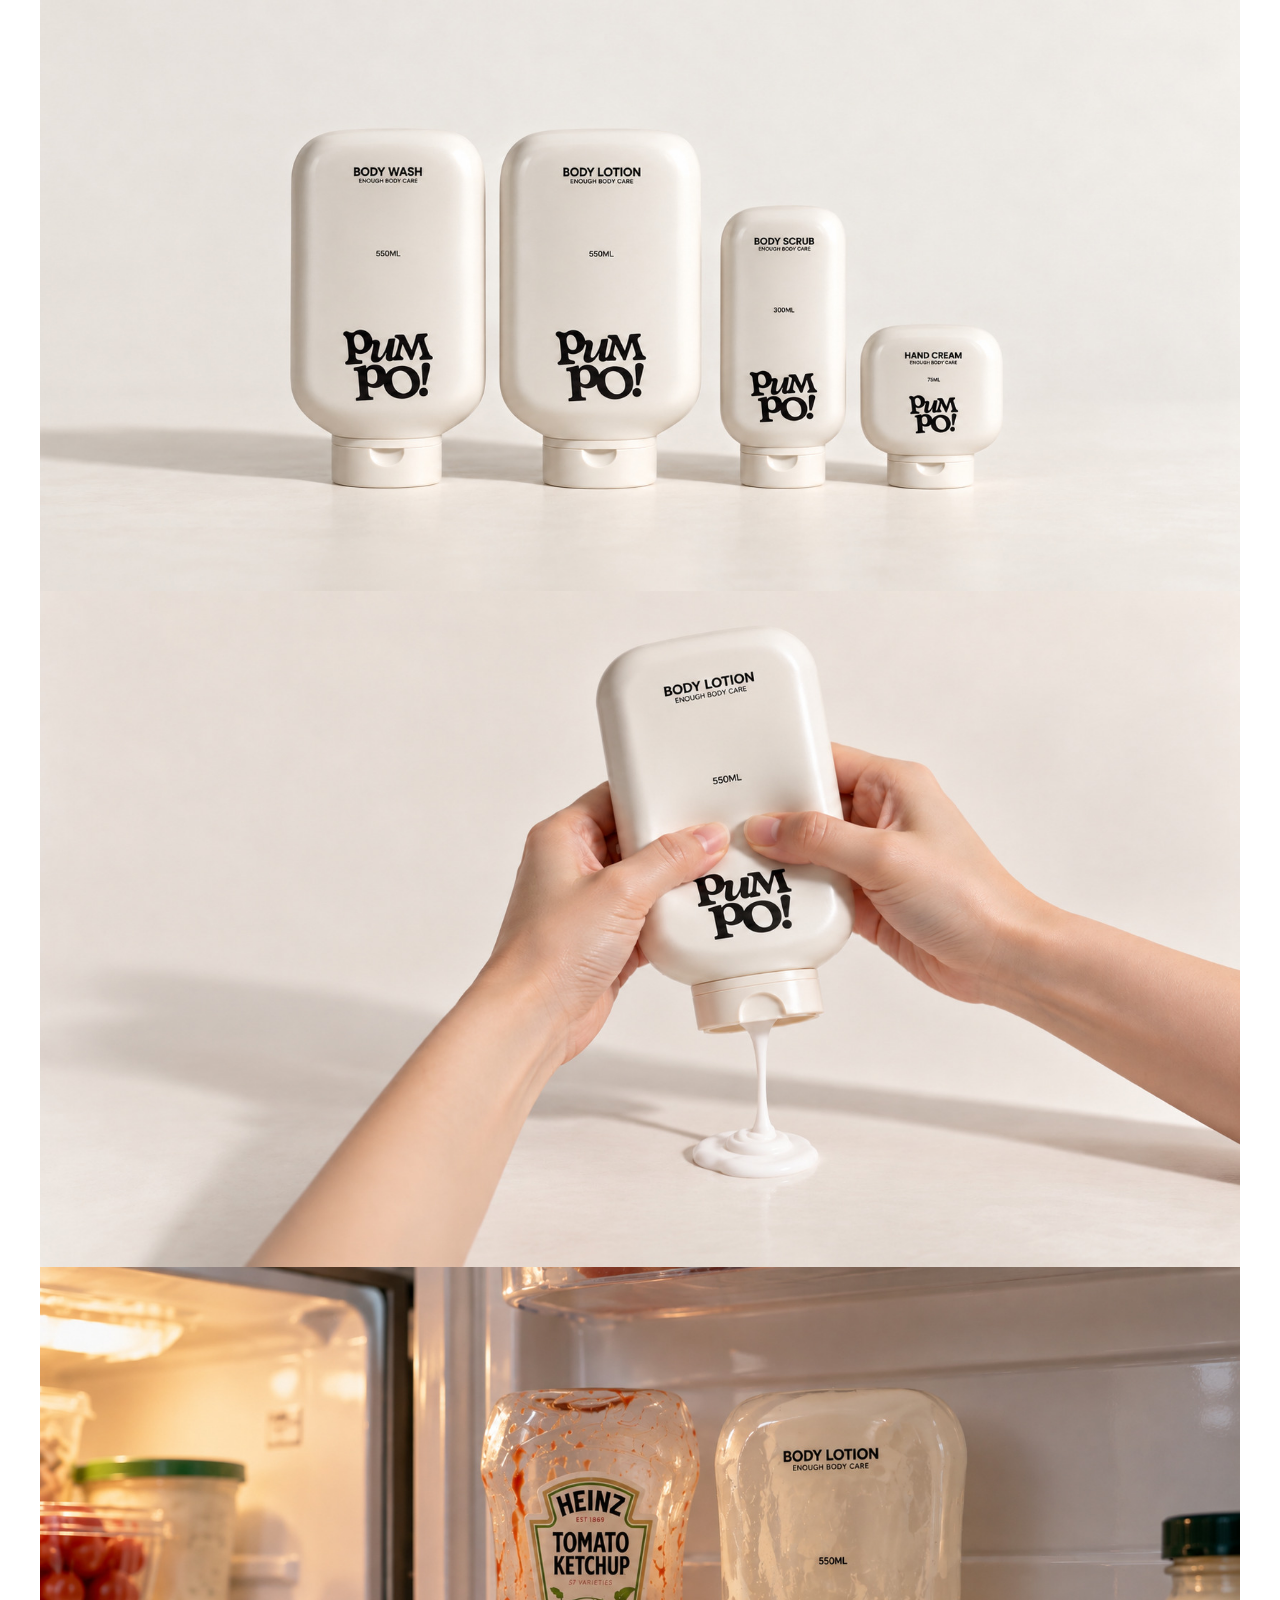
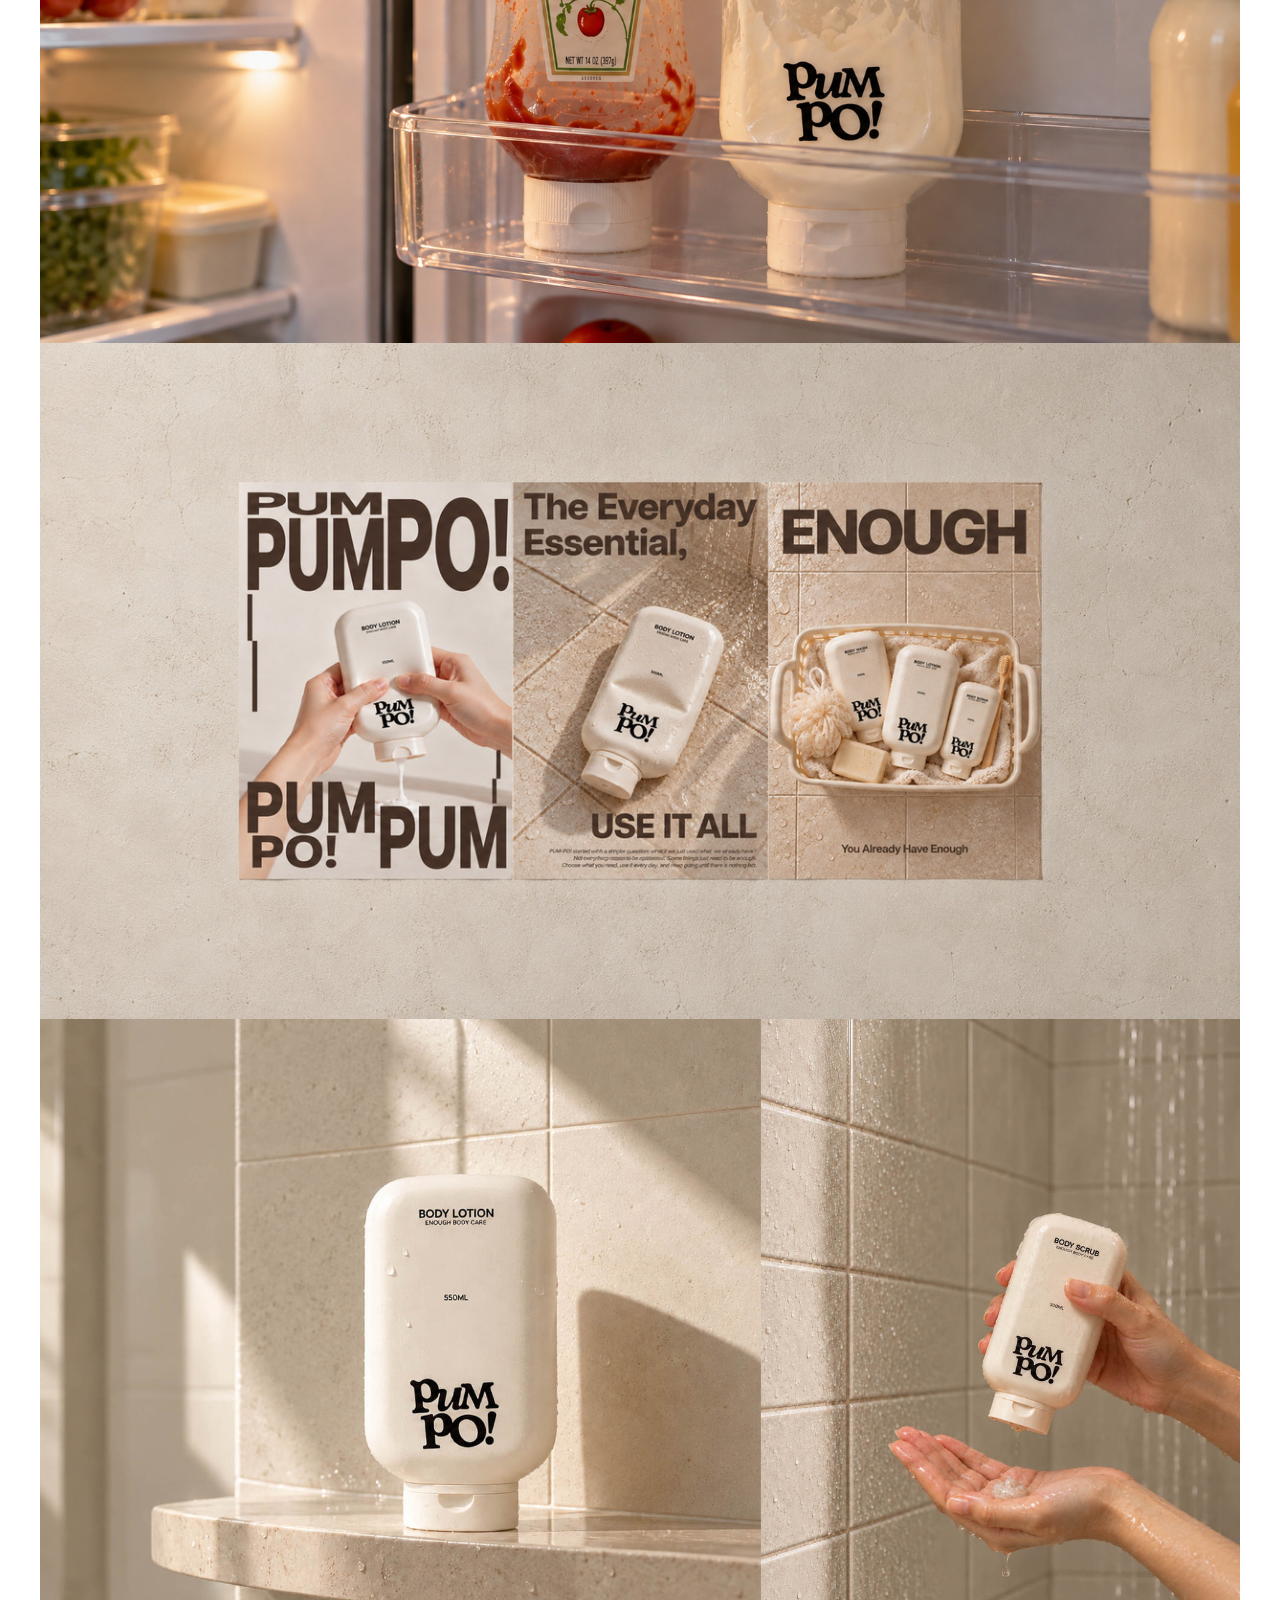
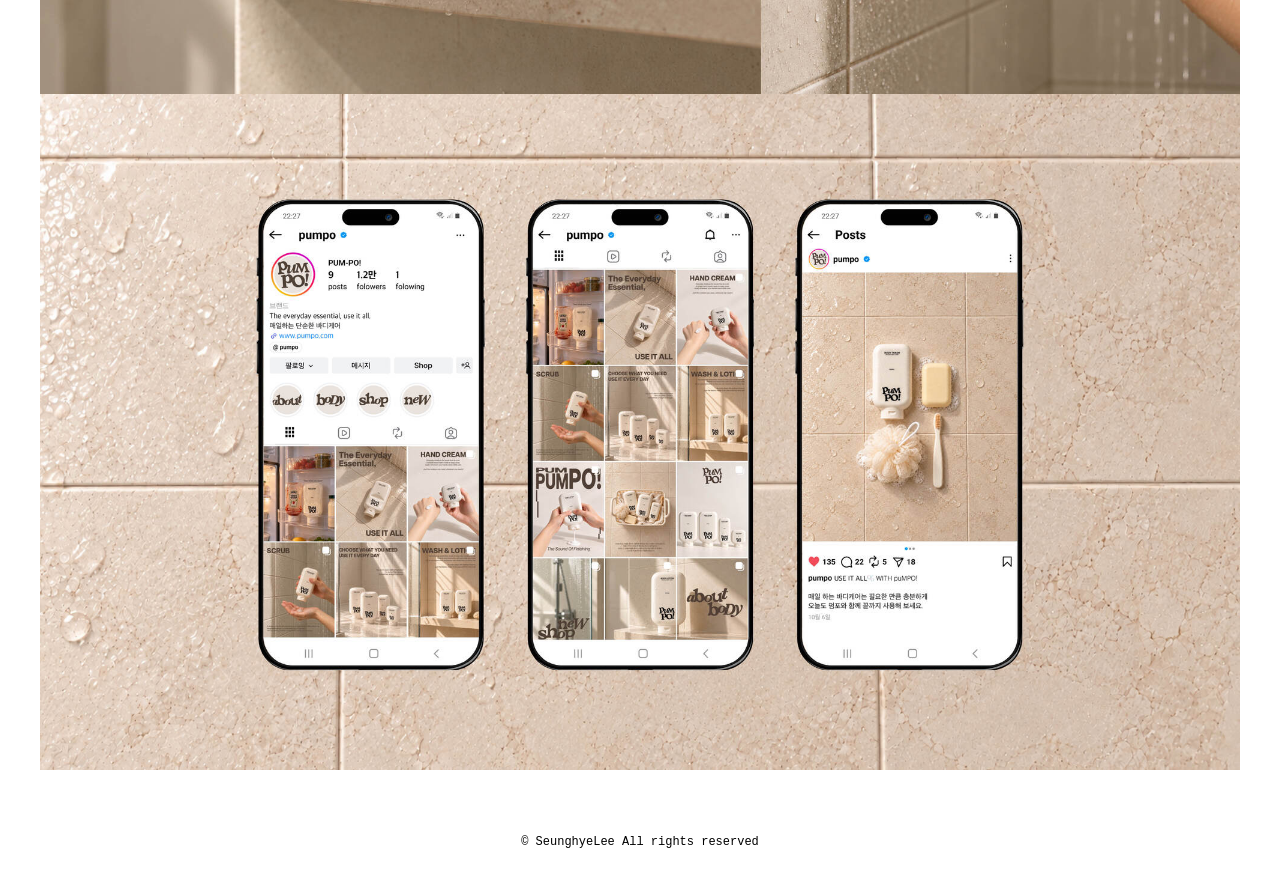
<file: Branding/pumpo.html>
<!DOCTYPE html>
<html lang="en">

<head>
    <meta charset="UTF-8">
    <meta http-equiv="X-UA-Compatible" content="IE=edge">
    <meta name="viewport" content="width=device-width, initial-scale=1.0">
    <title>puMPO! - Branding</title>
    <link rel="icon" type="image/png" href="../img/favicon.png">
    <link rel="stylesheet" href="branding.css">
    <link rel="stylesheet" href="../mobile.css">
    <script src="branding.js" defer></script>
    <meta name="google" content="notranslate">
</head>

<body>
    <main class="detail-page">
        <a href="../index.html?filter=branding" class="back-btn">
            Back to Archive
        </a>
        <header class="project-header">
            <h1>puMPO! | 2026</h1>
            <p class="project-intro">
                생활용품처럼 끝까지 사용하는 친근한 바디케어 브랜드
            </p>
        </header>
        <section class="project-content">
            <img class="detail-img" src="branding-img/pumpo-01.jpg" alt="">
            <div class="text-content">
                <h2>BRAND STORY</h2>
                <p>puMPO!는 플라스틱 용기를 끝까지 눌러 사용할 때 나는 소리에서 출발했다. 제품을 비워가는 마지막 순간의 소리를 브랜드 이름에 담아 필요한 제품을 끝까지 사용하는 가치를 전하는 퍼스널 케어 브랜드이다.</p>
            </div>
            <img class="detail-img" src="branding-img/pumpo-02.jpg" alt="">
            <div class="text-grid">
                <div class="text-column3">
                    <h2>BRAND OVERVIEW</h2>
                    <p>puMPO!는 세정과 보습처럼 일상에 필요한 기능에 충실하고 제품을 마지막까지 사용하는 경험을 중요하게 생각한다. 불필요한 복잡함은 덜어내고 매일의 루틴에 자연스럽게 스며드는 실용적인 퍼스널 케어를 제안한다.</p>
                </div>
                <div class="text-column3">
                    <h2>BRAND CONCEPT</h2>
                    <p>매일 사용하는 퍼스널 케어 제품은 일상의 루틴을 이루는 필수적인 요소다. puMPO!는 특별한 기능보다 매일 필요한 기본적인 제품과 그 사용 경험에 주목했다.</p> 
                </div>
            </div>
            <br>
            <div class="text-content">
                <h2>PRODUCT LINE</h2>
            </div>
            <img class="detail-img" src="branding-img/pumpo-03.jpg" alt="">
            <br><br>
            <div class="text-content">
                <h2>BASIC SYSTEM</h2>
            </div>
            <br>
            <img class="detail-img" src="branding-img/pumpo-04.jpg" alt="">
            <img class="detail-img" src="branding-img/pumpo-05.jpg" alt="">
            <br><br>
            <div class="text-content">
                <h2>APPLICATION SYSTEM</h2>
            </div>
            <img class="detail-img" src="branding-img/pumpo-06.jpg" alt="">
            <img class="detail-img" src="branding-img/pumpo-07.jpg" alt="">
            <img class="detail-img" src="branding-img/pumpo-08.jpg" alt="">
            <img class="detail-img" src="branding-img/pumpo-09.jpg" alt="">
            <img class="detail-img" src="branding-img/pumpo-10.jpg" alt="">
            <img class="detail-img" src="branding-img/pumpo-11.jpg" alt="">
        </section>

        <a href="#" class="top-btn">↑ up</a>

    </main>
    <footer class="footer">
        <p>© SeunghyeLee All rights reserved</p>
    </footer>
</body>

</html>
</file>
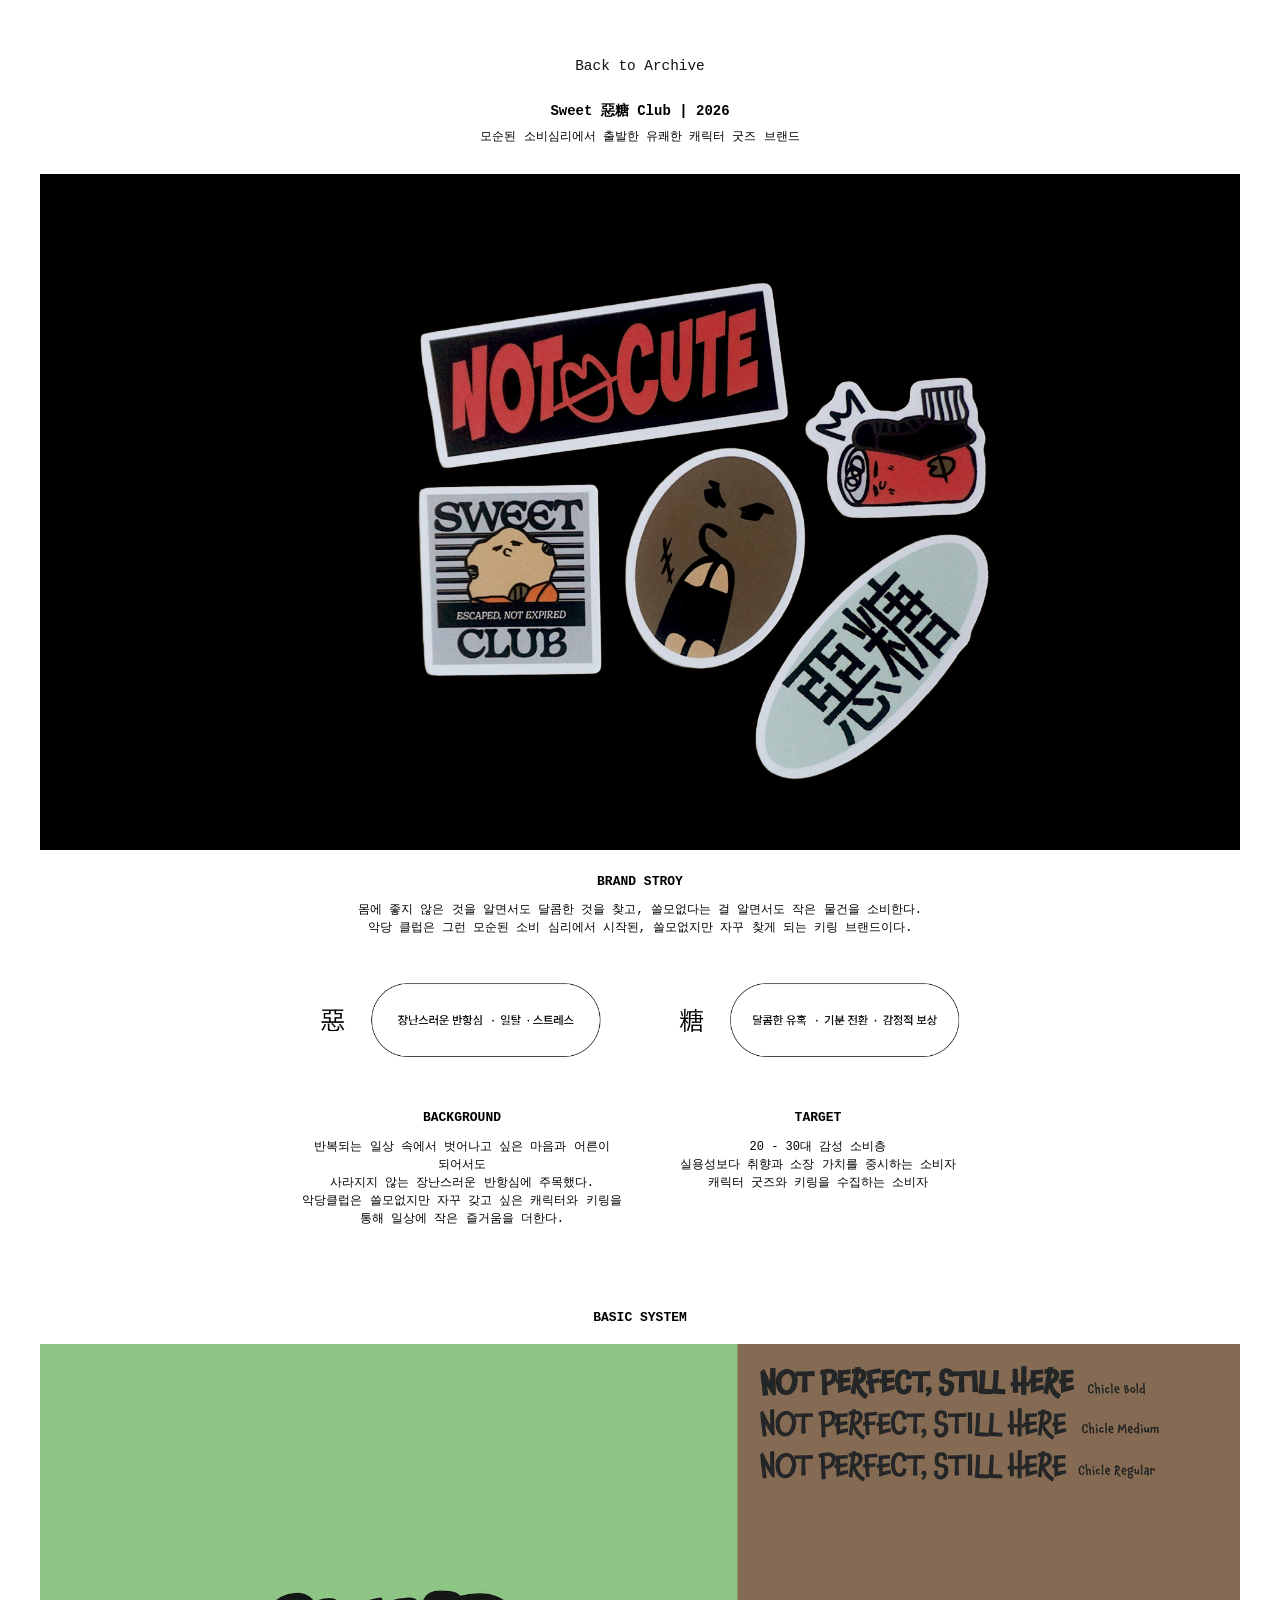
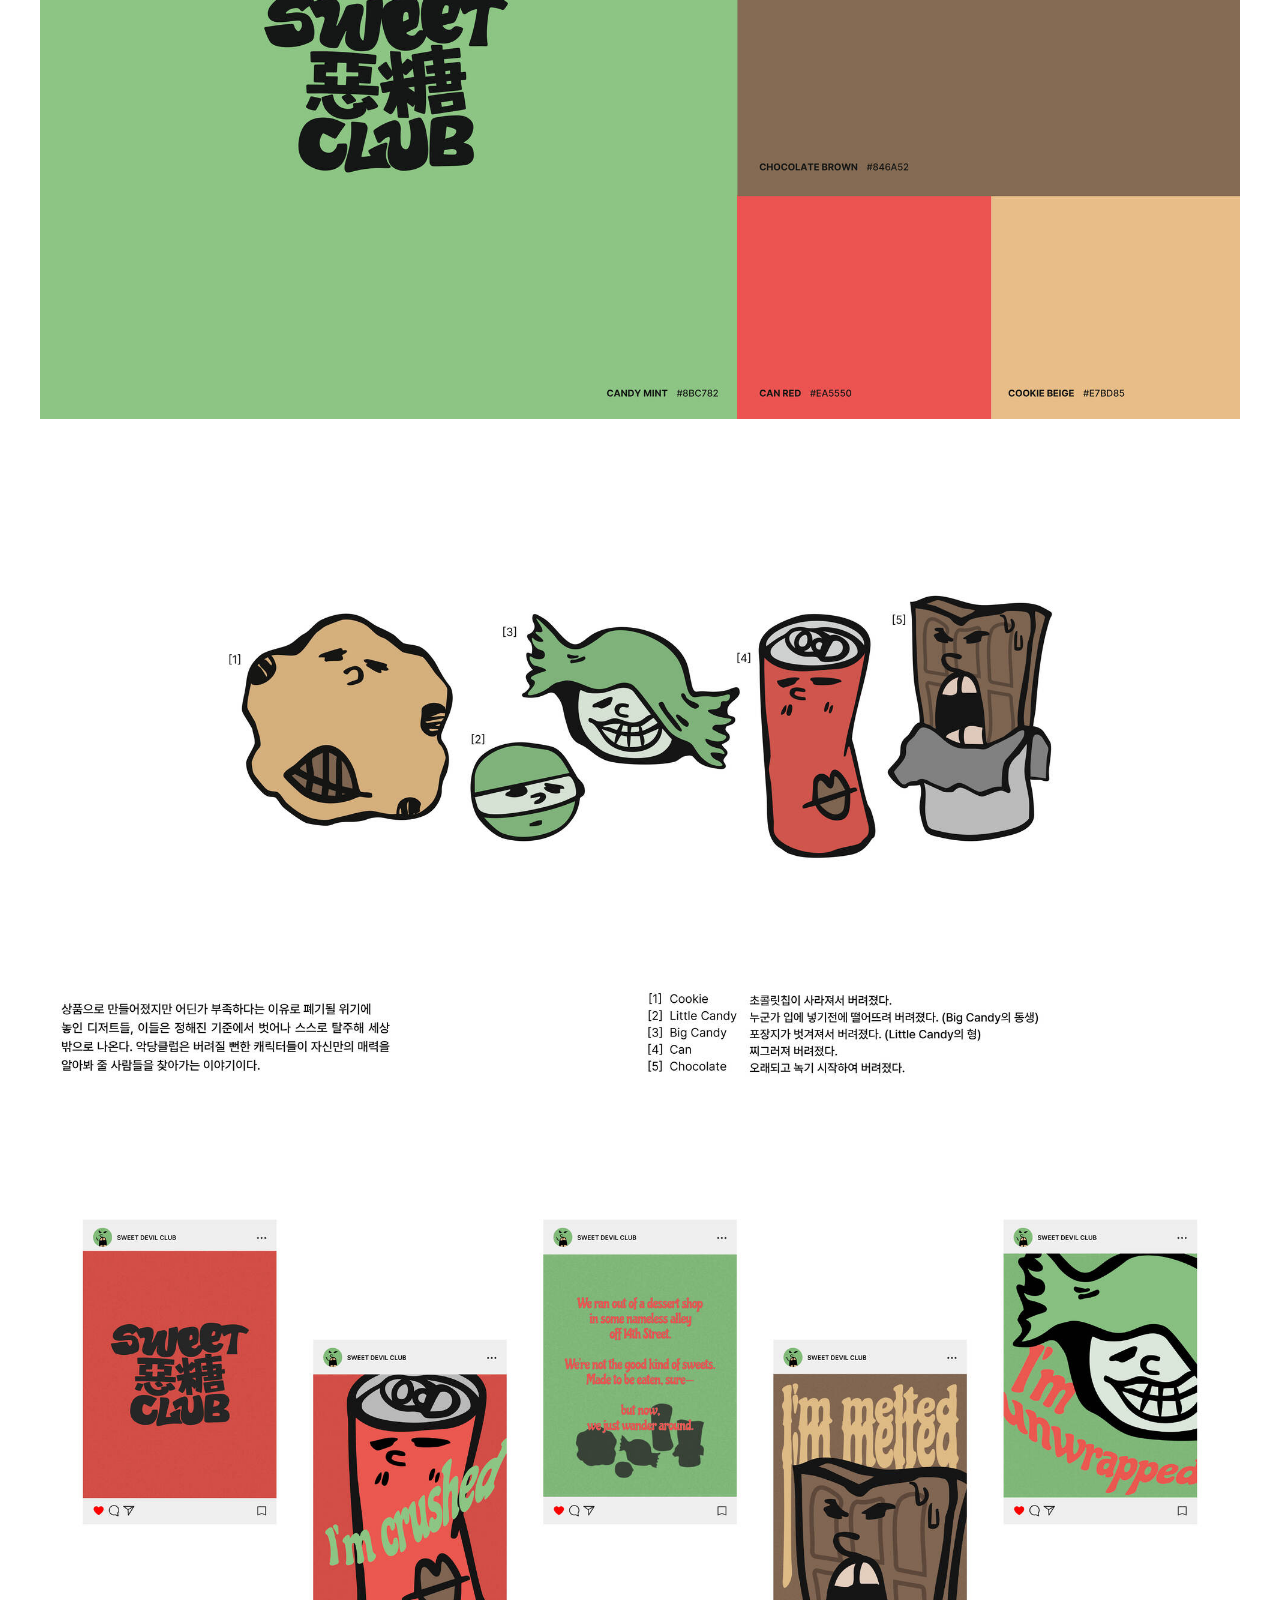
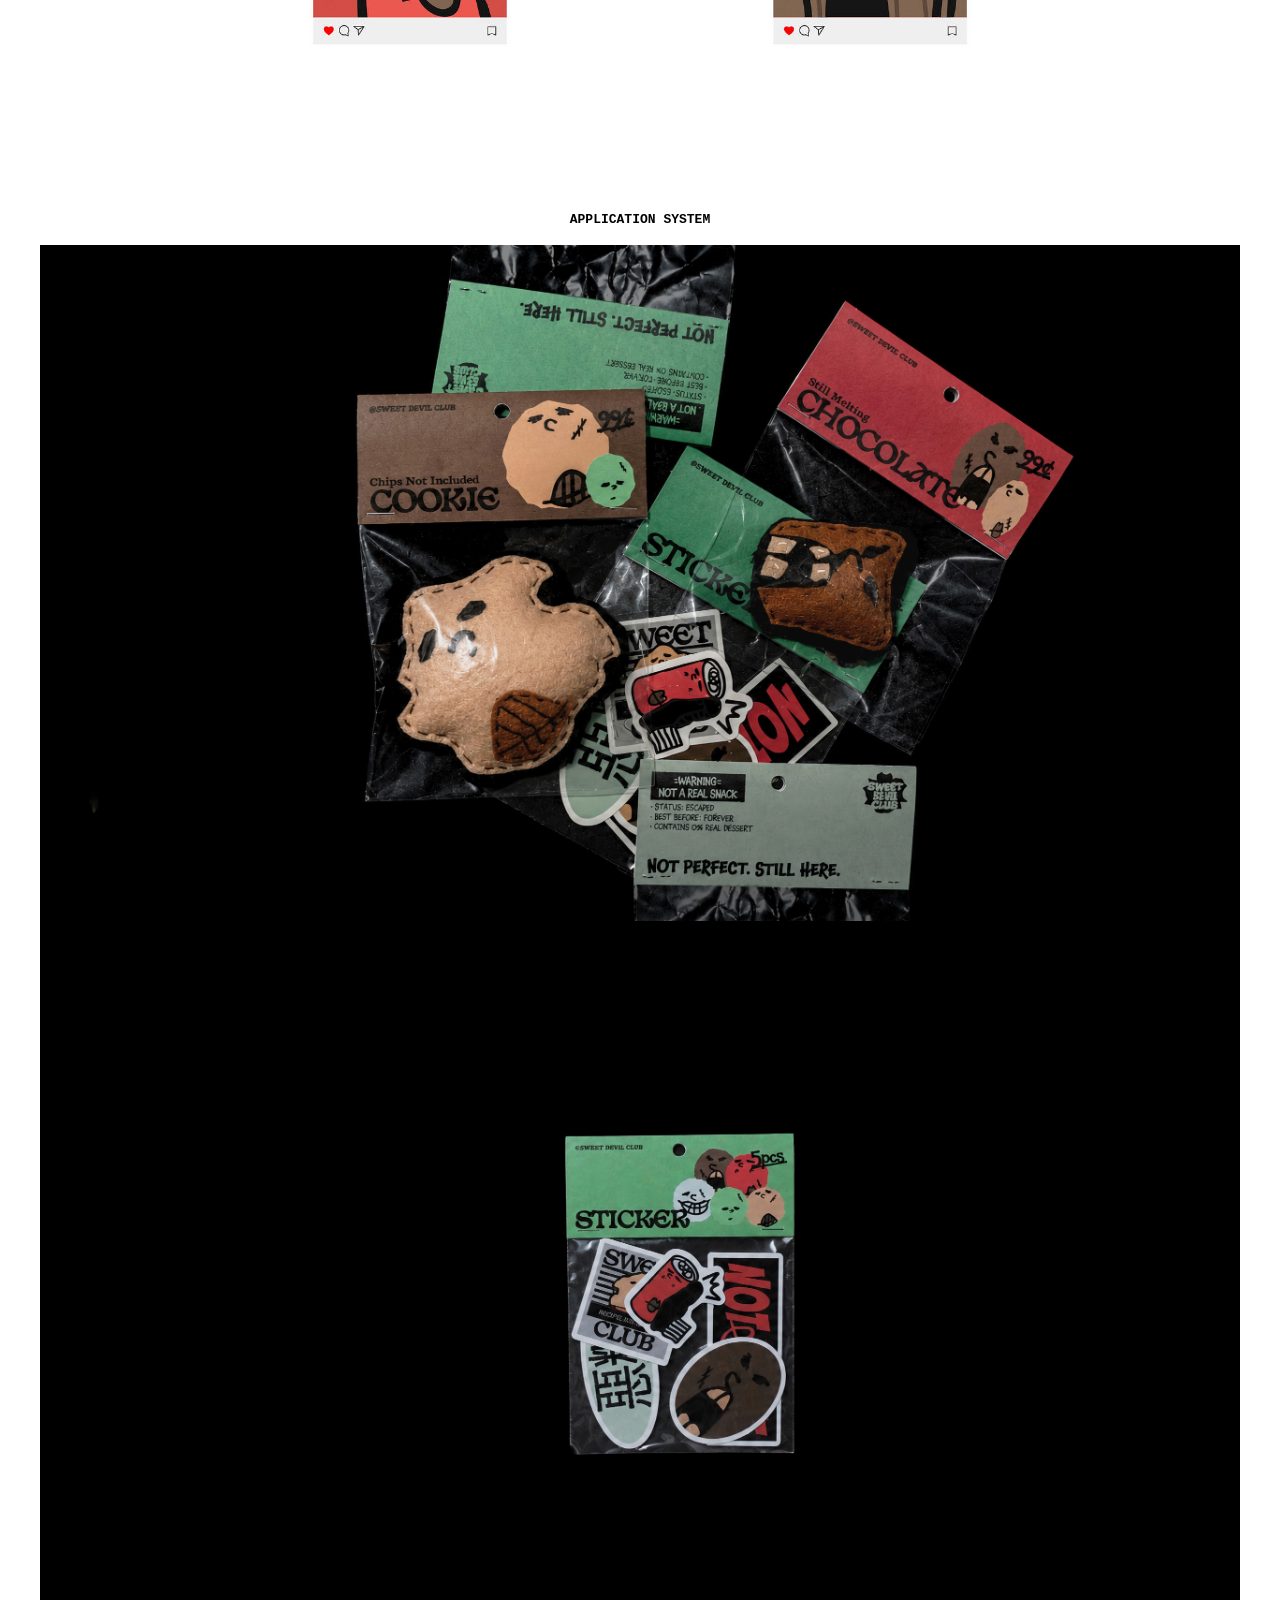
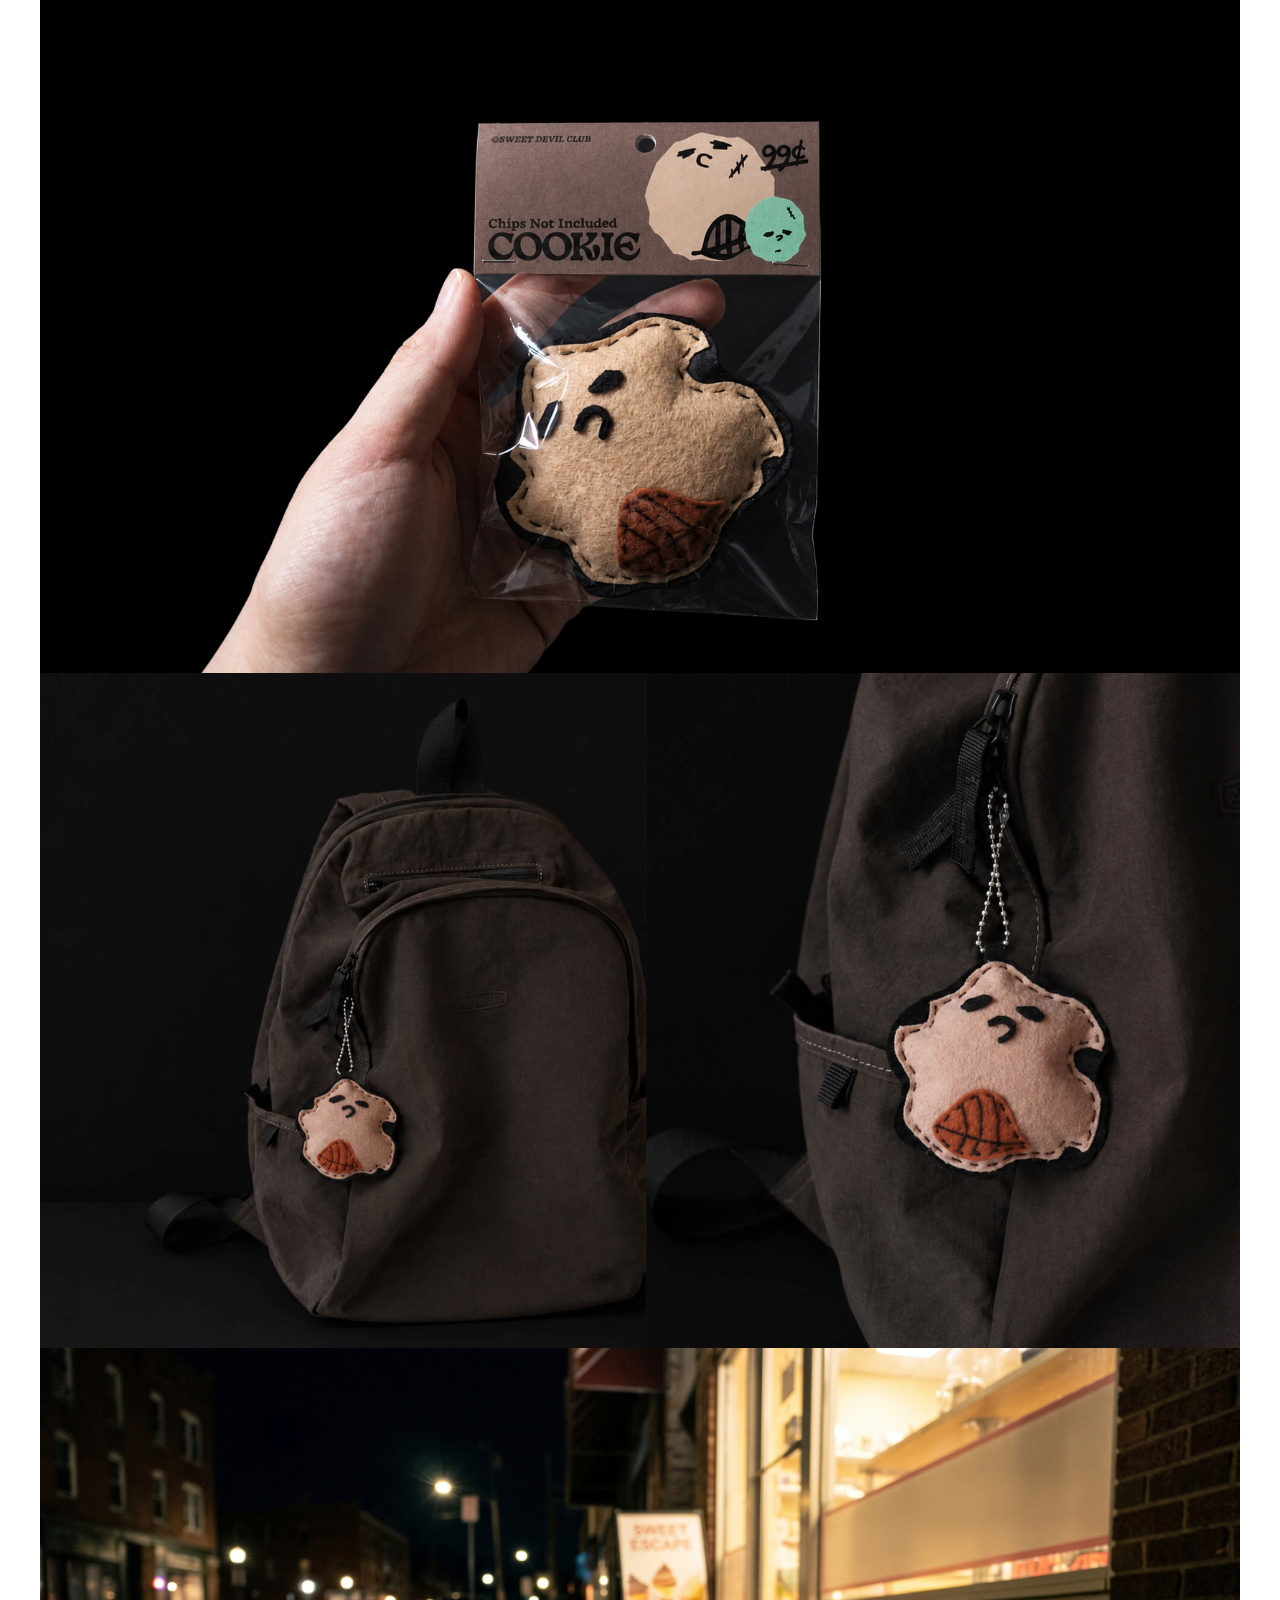
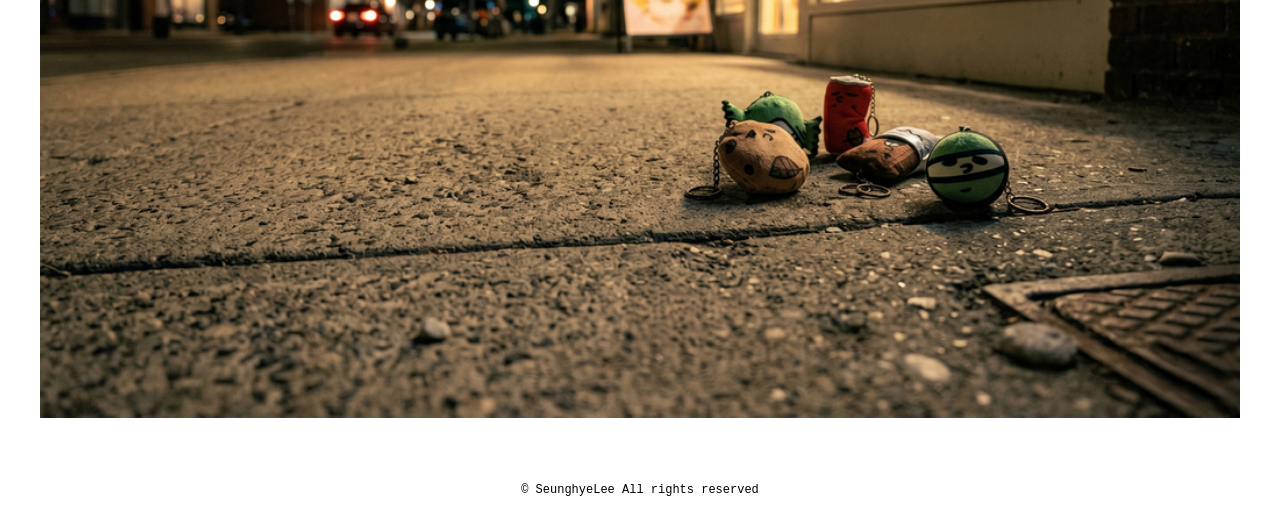
<file: Branding/sweetdevilclub.html>
<!DOCTYPE html>
<html lang="en">

<head>
    <meta charset="UTF-8">
    <meta http-equiv="X-UA-Compatible" content="IE=edge">
    <meta name="viewport" content="width=device-width, initial-scale=1.0">
    <title>Sweet 惡糖 Club - Branding</title>
    <link rel="icon" type="image/png" href="../img/favicon.png">
    <link rel="stylesheet" href="branding.css">
    <link rel="stylesheet" href="../mobile.css">
    <script src="branding.js" defer></script>
    <meta name="google" content="notranslate">
</head>

<body>
    <main class="detail-page">
        <a href="../index.html?filter=branding" class="back-btn">
            Back to Archive
        </a>
        <header class="project-header">
            <h1>Sweet 惡糖 Club | 2026</h1>
            <p class="project-intro">
                모순된 소비심리에서 출발한 유쾌한 캐릭터 굿즈 브랜드
            </p>
        </header>
        <section class="project-content">
            <img class="detail-img" src="branding-img/sweet-01.jpg" alt="">
            <div class="text-content">
                <h2>BRAND STROY</h2>
                <p>몸에 좋지 않은 것을 알면서도 달콤한 것을 찾고, 쓸모없다는 걸 
                    알면서도 작은 물건을 소비한다. <br> 악당 클럽은 그런 모순된 소비
                    심리에서 시작된, 쓸모없지만 자꾸 찾게 되는 키링 브랜드이다.</p> 
            </div>
            <br>
            <img class="detail-img" src="branding-img/sweet-02.jpg" alt="">

            <br>
            <div class="text-grid">
                <div class="text-column3">
                    <h2>BACKGROUND</h2>
                    <p>반복되는 일상 속에서 벗어나고 싶은 마음과 어른이 되어서도 <br> 사라지지 않는 장난스러운 반항심에 주목했다. <br>
                        악당클럽은 쓸모없지만 자꾸 갖고 싶은 캐릭터와 키링을<br>통해 일상에 작은 즐거움을 더한다.</p>
                </div>
                <div class="text-column3">
                    <h2>TARGET</h2>
                    <p>20 - 30대 감성 소비층 <br>
                        실용성보다 취향과 소장 가치를 중시하는 소비자 <br>
                        캐릭터 굿즈와 키링을 수집하는 소비자
                        </p>
                </div>
            </div>
            <br><br>
            <div class="text-content">
                <h2>BASIC SYSTEM</h2>
            </div>
            <img class="detail-img" src="branding-img/sweet-03.jpg" alt="">
            <img class="detail-img" src="branding-img/sweet-04.jpg" alt="">
            <img class="detail-img" src="branding-img/sweet-05.jpg" alt="">
            <br>
            <div class="text-content">
                <h2>APPLICATION SYSTEM</h2>
            </div>
            <img class="detail-img" src="branding-img/sweet-06.jpg" alt="">
            <img class="detail-img" src="branding-img/sweet-07.jpg" alt="">
            <img class="detail-img" src="branding-img/sweet-08.jpg" alt="">
            <img class="detail-img" src="branding-img/sweet-09.jpg" alt="">
            <img class="detail-img" src="branding-img/sweet-10.jpg" alt="">
        </section>

        <a href="#" class="top-btn">↑ up</a>

    </main>
    <footer class="footer">
        <p>© SeunghyeLee All rights reserved</p>
    </footer>
</body>

</html>
</file>
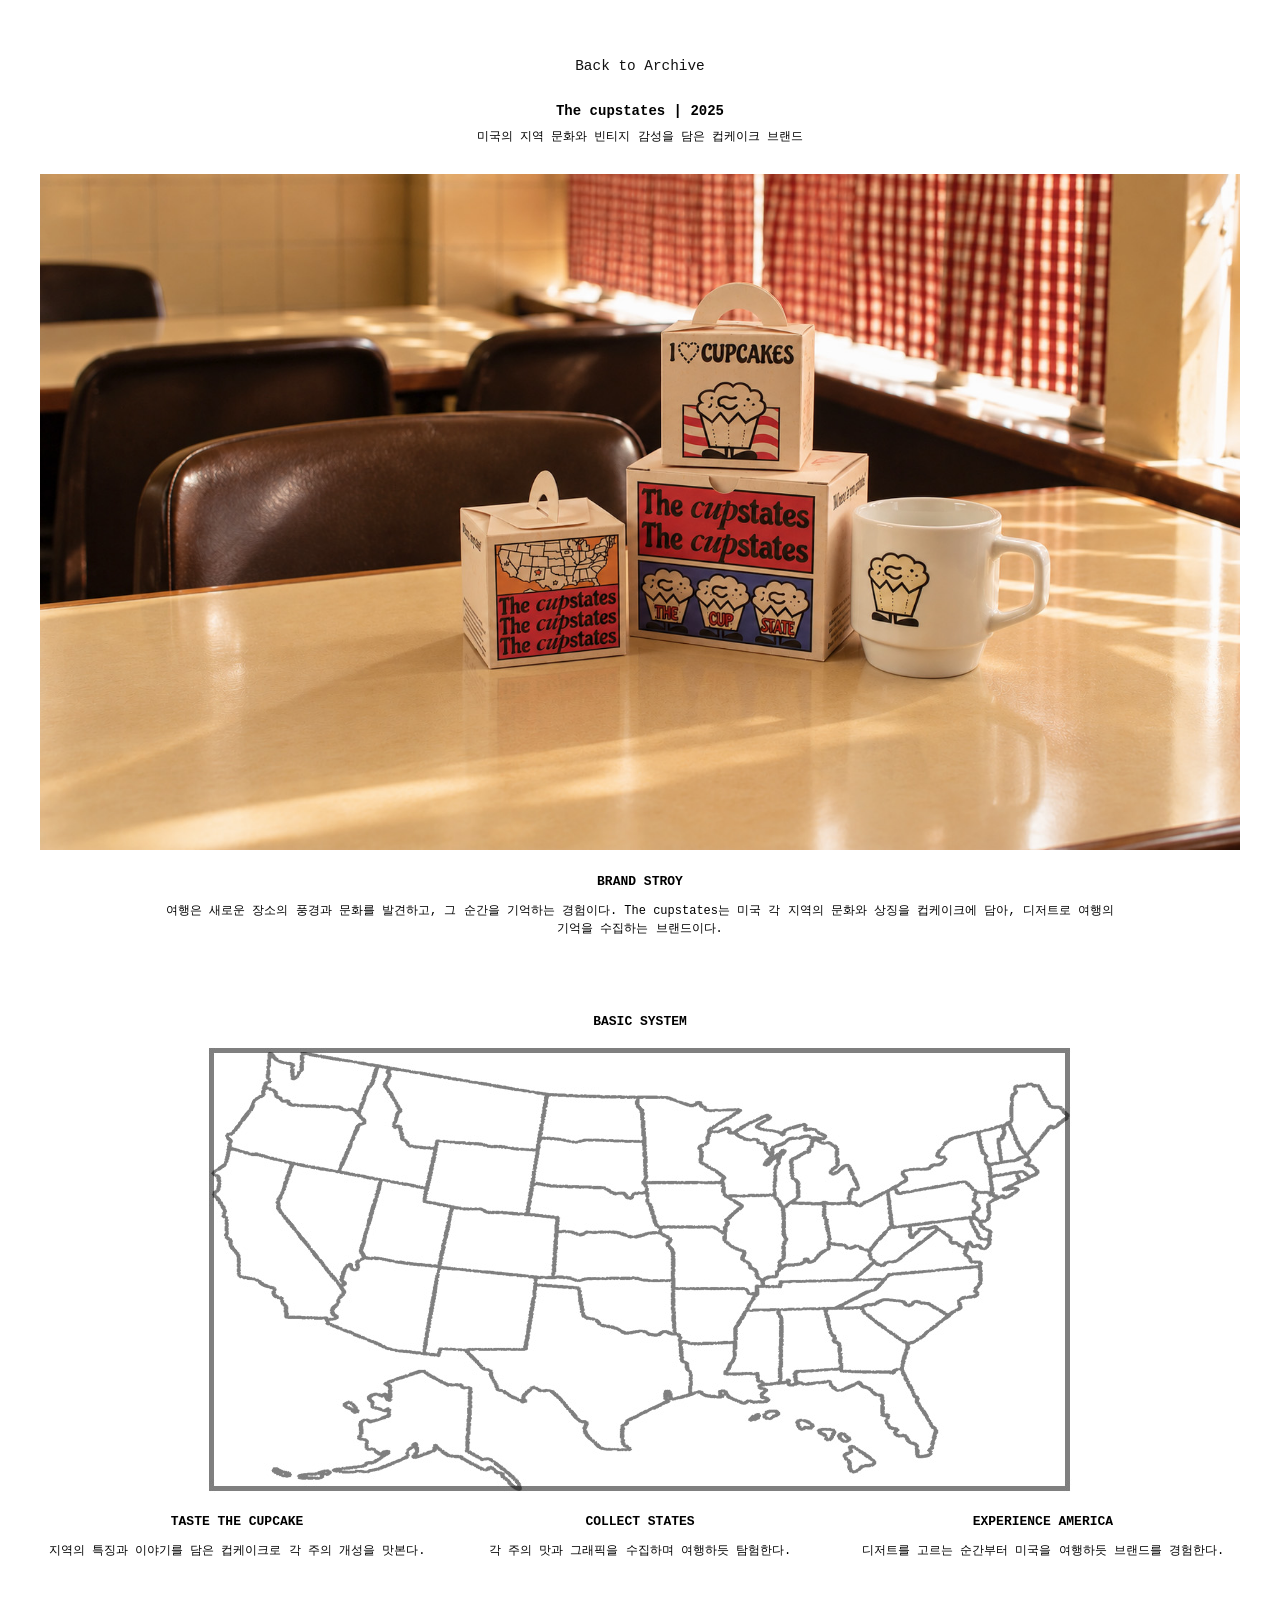
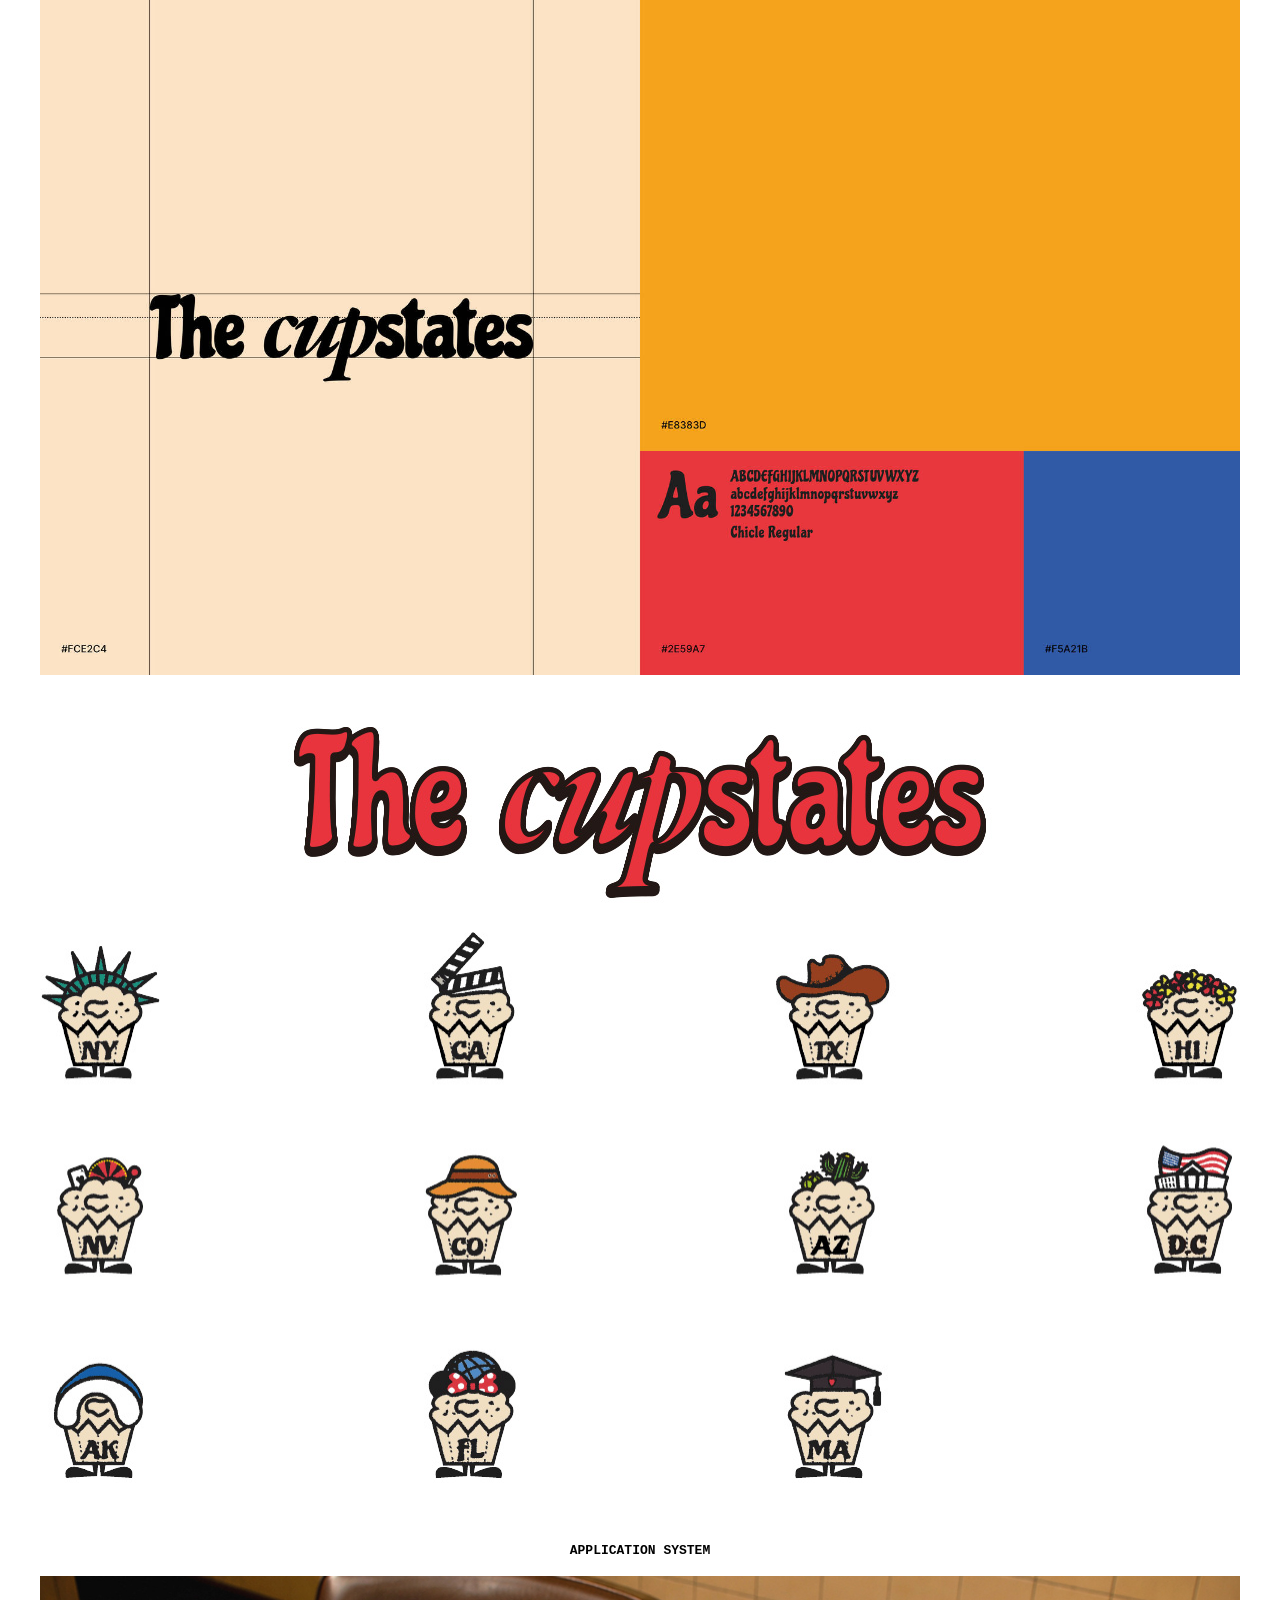
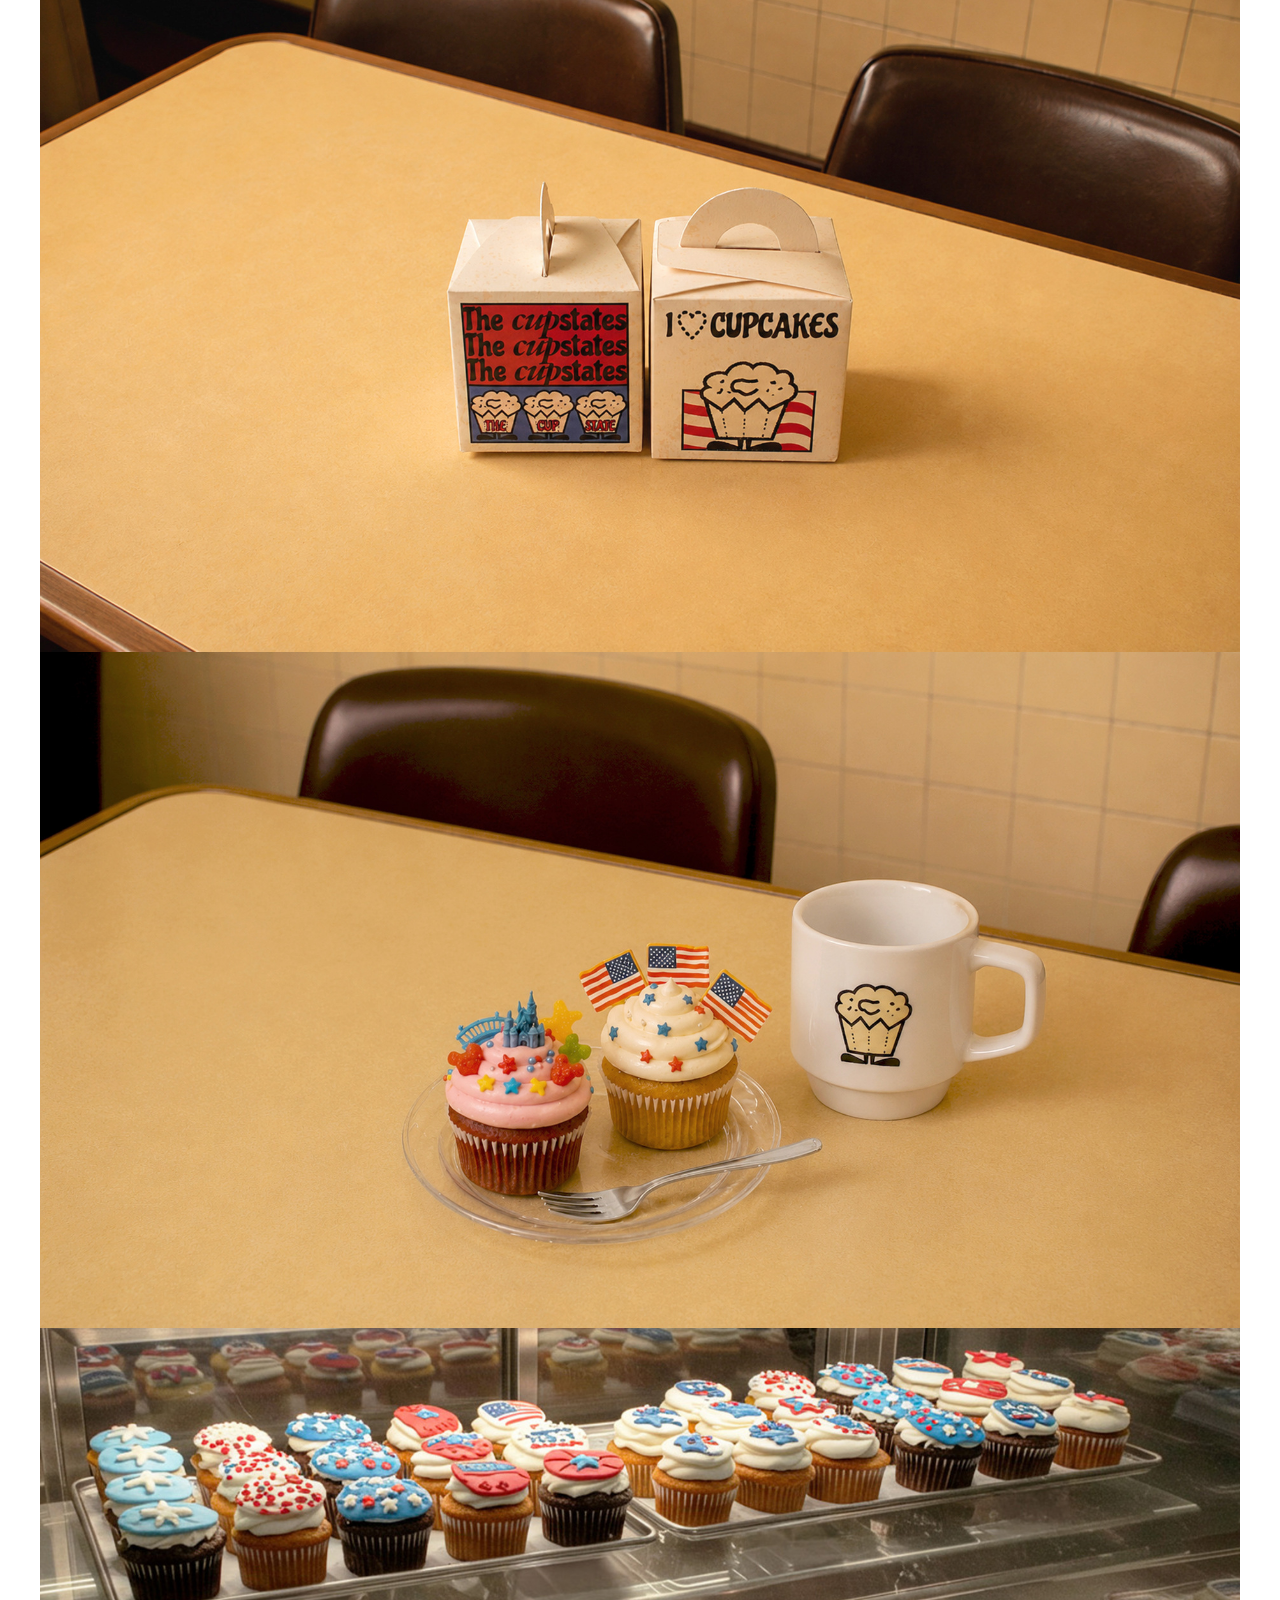
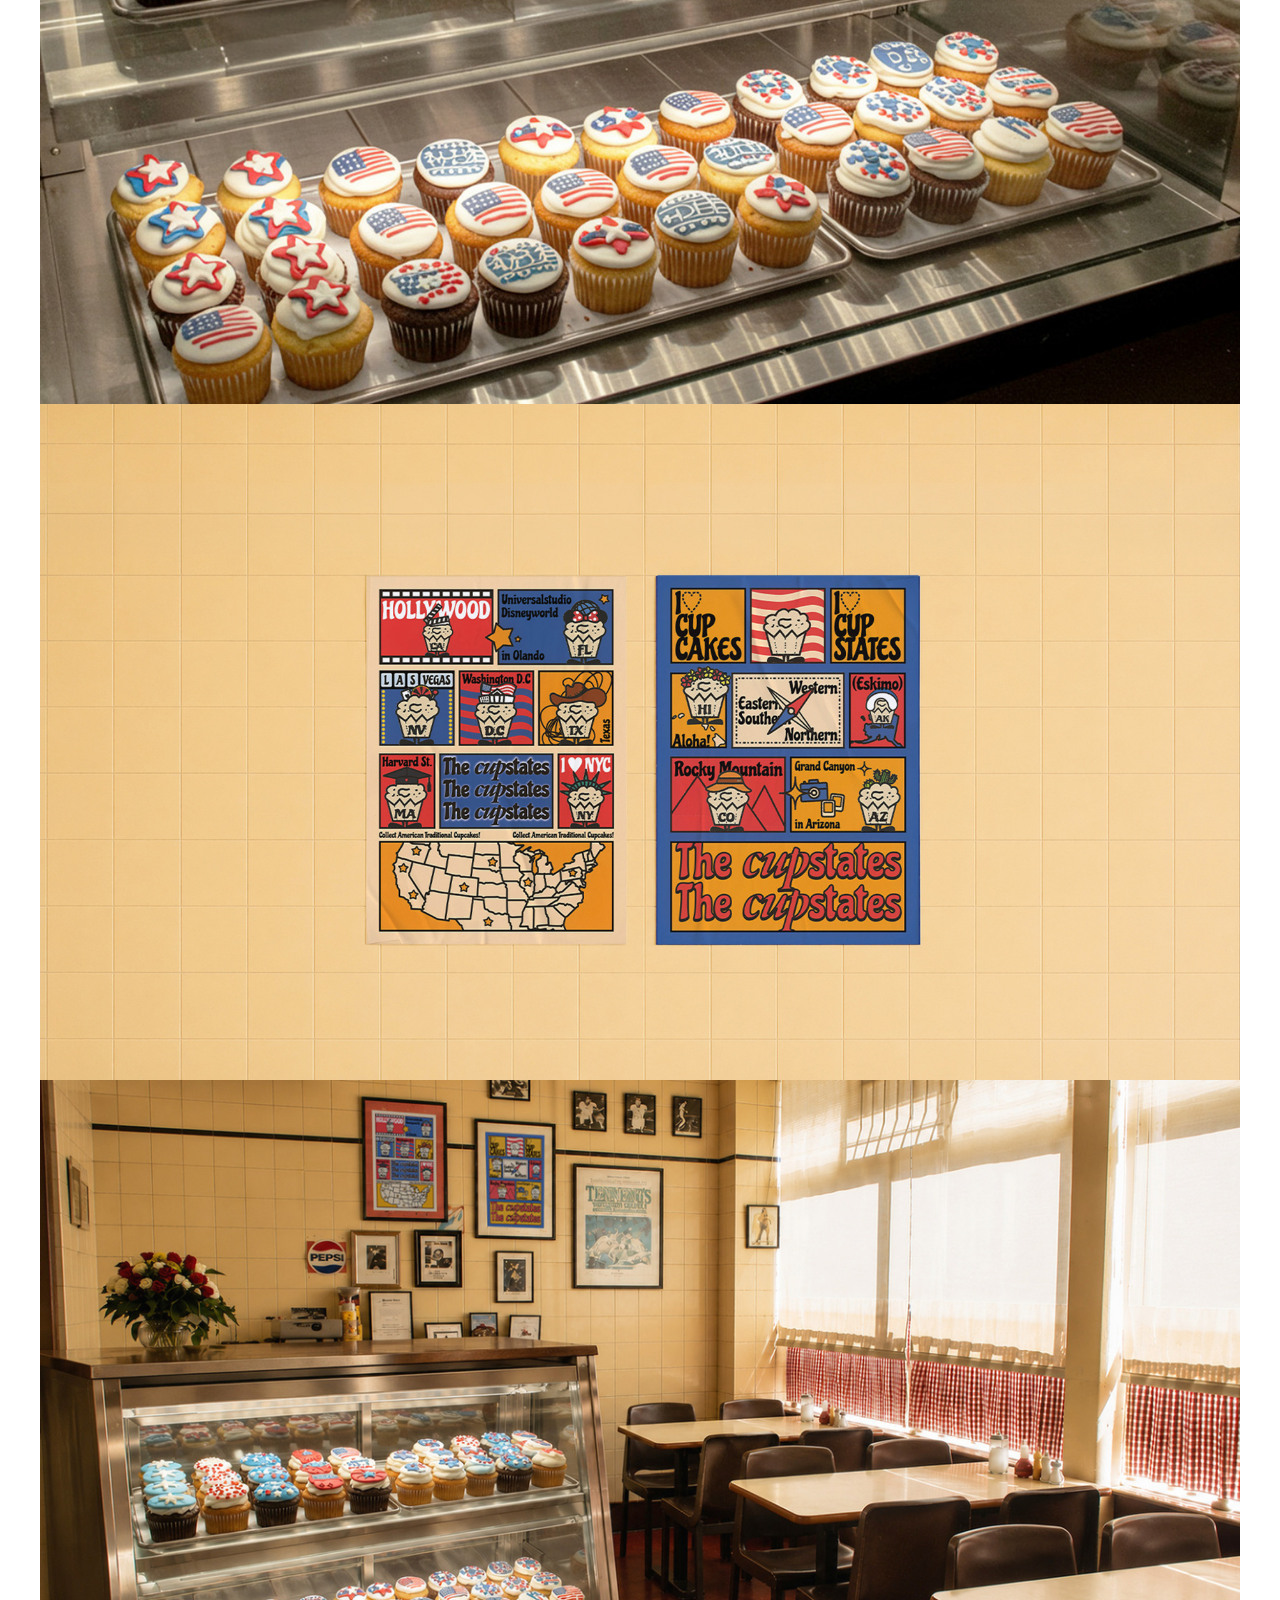
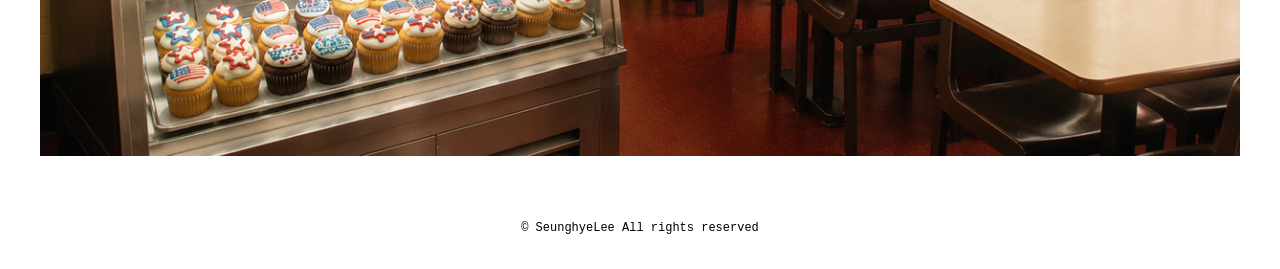
<file: Branding/thecupstates.html>
<!DOCTYPE html>
<html lang="en">

<head>
    <meta charset="UTF-8">
    <meta http-equiv="X-UA-Compatible" content="IE=edge">
    <meta name="viewport" content="width=device-width, initial-scale=1.0">
    <title>The cupstates - Branding</title>
    <link rel="icon" type="image/png" href="../img/favicon.png">
    <link rel="stylesheet" href="branding.css">
    <link rel="stylesheet" href="../mobile.css">
    <script src="branding.js" defer></script>
    <meta name="google" content="notranslate">
</head>

<body>
    <main class="detail-page">
        <a href="../index.html?filter=branding" class="back-btn">
            Back to Archive
        </a>
        <header class="project-header">
            <h1>The cupstates | 2025</h1>
            <p class="project-intro">
                미국의 지역 문화와 빈티지 감성을 담은 컵케이크 브랜드
            </p>
        </header>
        <!-- 여기부터 이미지/내용 넣기 -->
        <section class="project-content">
            <img class="detail-img" src="branding-img/thecup-01.jpg" alt="">
            <div class="text-content">
                <h2>BRAND STROY</h2>
                <p>여행은 새로운 장소의 풍경과 문화를 발견하고, 그 순간을 기억하는 경험이다. The cupstates는 미국 각 지역의 문화와 상징을 컵케이크에 담아, 디저트로 여행의 기억을 수집하는 브랜드이다.</p>
            </div>
            <br><br>
            <div class="text-content">
                <h2>BASIC SYSTEM</h2>
            </div>
            <img class="detail-img" src="branding-img/thecup-02.jpg" alt="">
            <div class="text-grid3">
                <div class="text-column3">
                    <h2>TASTE THE CUPCAKE</h2>
                    <p>지역의 특징과 이야기를 담은 컵케이크로 각 주의 개성을 맛본다.</p>
                </div>
                <div class="text-column3">
                    <h2>COLLECT STATES</h2>
                    <p>각 주의 맛과 그래픽을 수집하며 여행하듯 탐험한다.</p>
                </div>
                <div class="text-column3">
                    <h2>EXPERIENCE AMERICA</h2>
                    <p>디저트를 고르는 순간부터 미국을 여행하듯 브랜드를 경험한다.</p>
                </div>
            </div>
            <br>
            <img class="detail-img" src="branding-img/thecup-03.jpg" alt="">
            <br>
            <br>
            <img class="detail-img" src="branding-img/thecup-04.jpg" alt="">
            <br>
            <img class="detail-img" src="branding-img/thecup-05.jpg" alt="">
            <br><br>
            <div class="text-content">
                <h2>APPLICATION SYSTEM</h2>
            </div>
            <img class="detail-img" src="branding-img/thecup-06.jpg" alt="">
            <img class="detail-img" src="branding-img/thecup-07.jpg" alt="">
            <img class="detail-img" src="branding-img/thecup-08.jpg" alt="">
            <img class="detail-img" src="branding-img/thecup-09.jpg" alt="">
            <img class="detail-img" src="branding-img/thecup-10.jpg" alt="">
        </section>

        <a href="#" class="top-btn">↑ up</a>

    </main>
    <footer class="footer">
        <p>© SeunghyeLee All rights reserved</p>
    </footer>
</body>

</html>
</file>
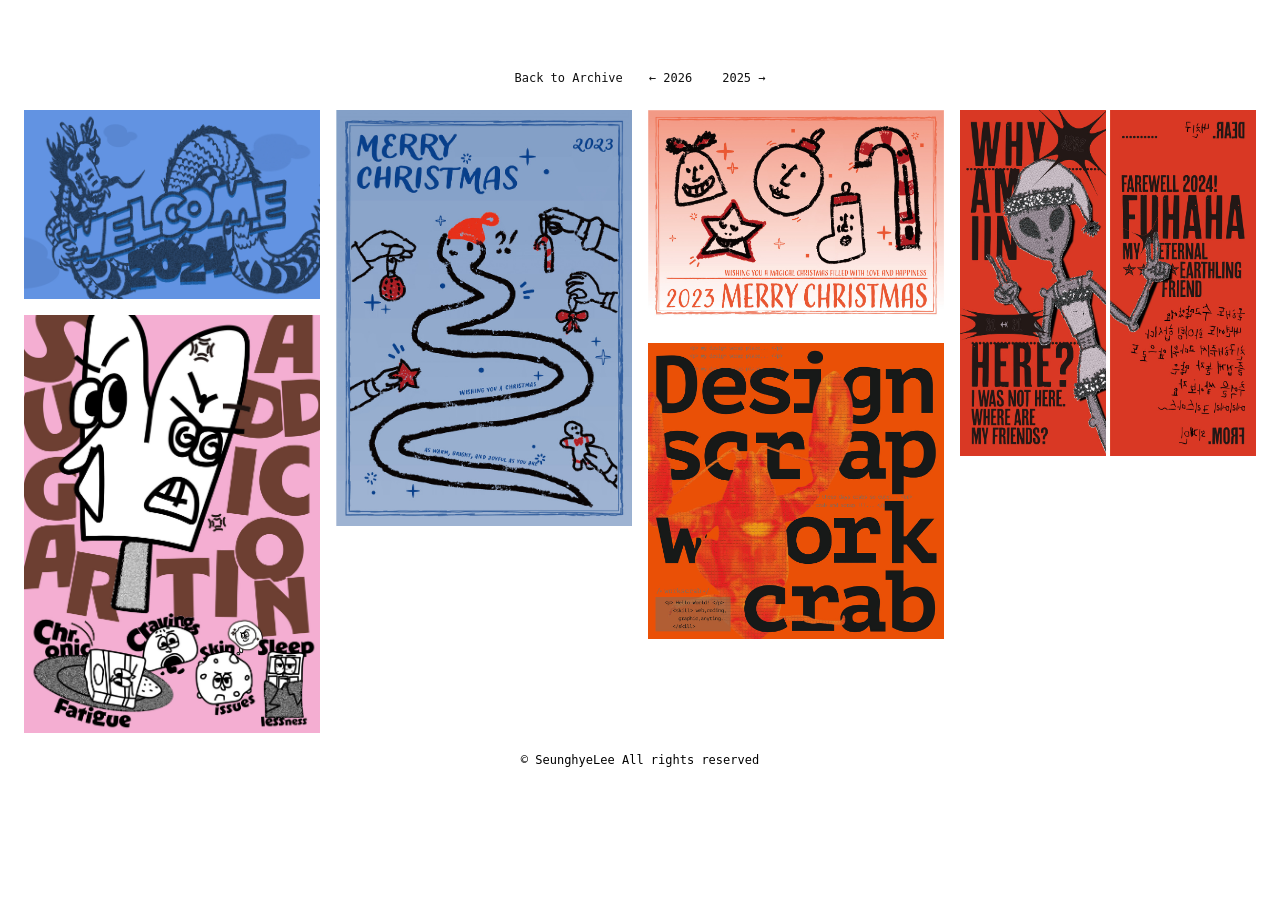
<file: Illustration/2024.html>
<!DOCTYPE html>
<html lang="en">
<head>
    <meta charset="UTF-8">
    <meta http-equiv="X-UA-Compatible" content="IE=edge">
    <meta name="viewport" content="width=device-width, initial-scale=1.0">
    <title>2024 Illustrations</title>
    <link rel="icon" type="image/png" href="../img/favicon.png">
    <link rel="stylesheet" href="illustration.css">
    <link rel="stylesheet" href="../mobile.css">
    <script src="illustration.js" defer></script>
    <meta name="google" content="notranslate">
</head>
<body data-year="2024">
    <main class="illustration-page">
        <nav class="detail-nav">
            <a href="../index.html?filter=illustration" class="detail-nav-btn">
                Back to Archive
            </a>
            <div class="year-nav" id="yearNav"></div>
        </nav>

        <section class="illustration-grid" id="illustrationGrid"></section>
    </main>
    <footer class="footer">
        <p>© SeunghyeLee All rights reserved</p>
    </footer>
</body>
</html>
</file>
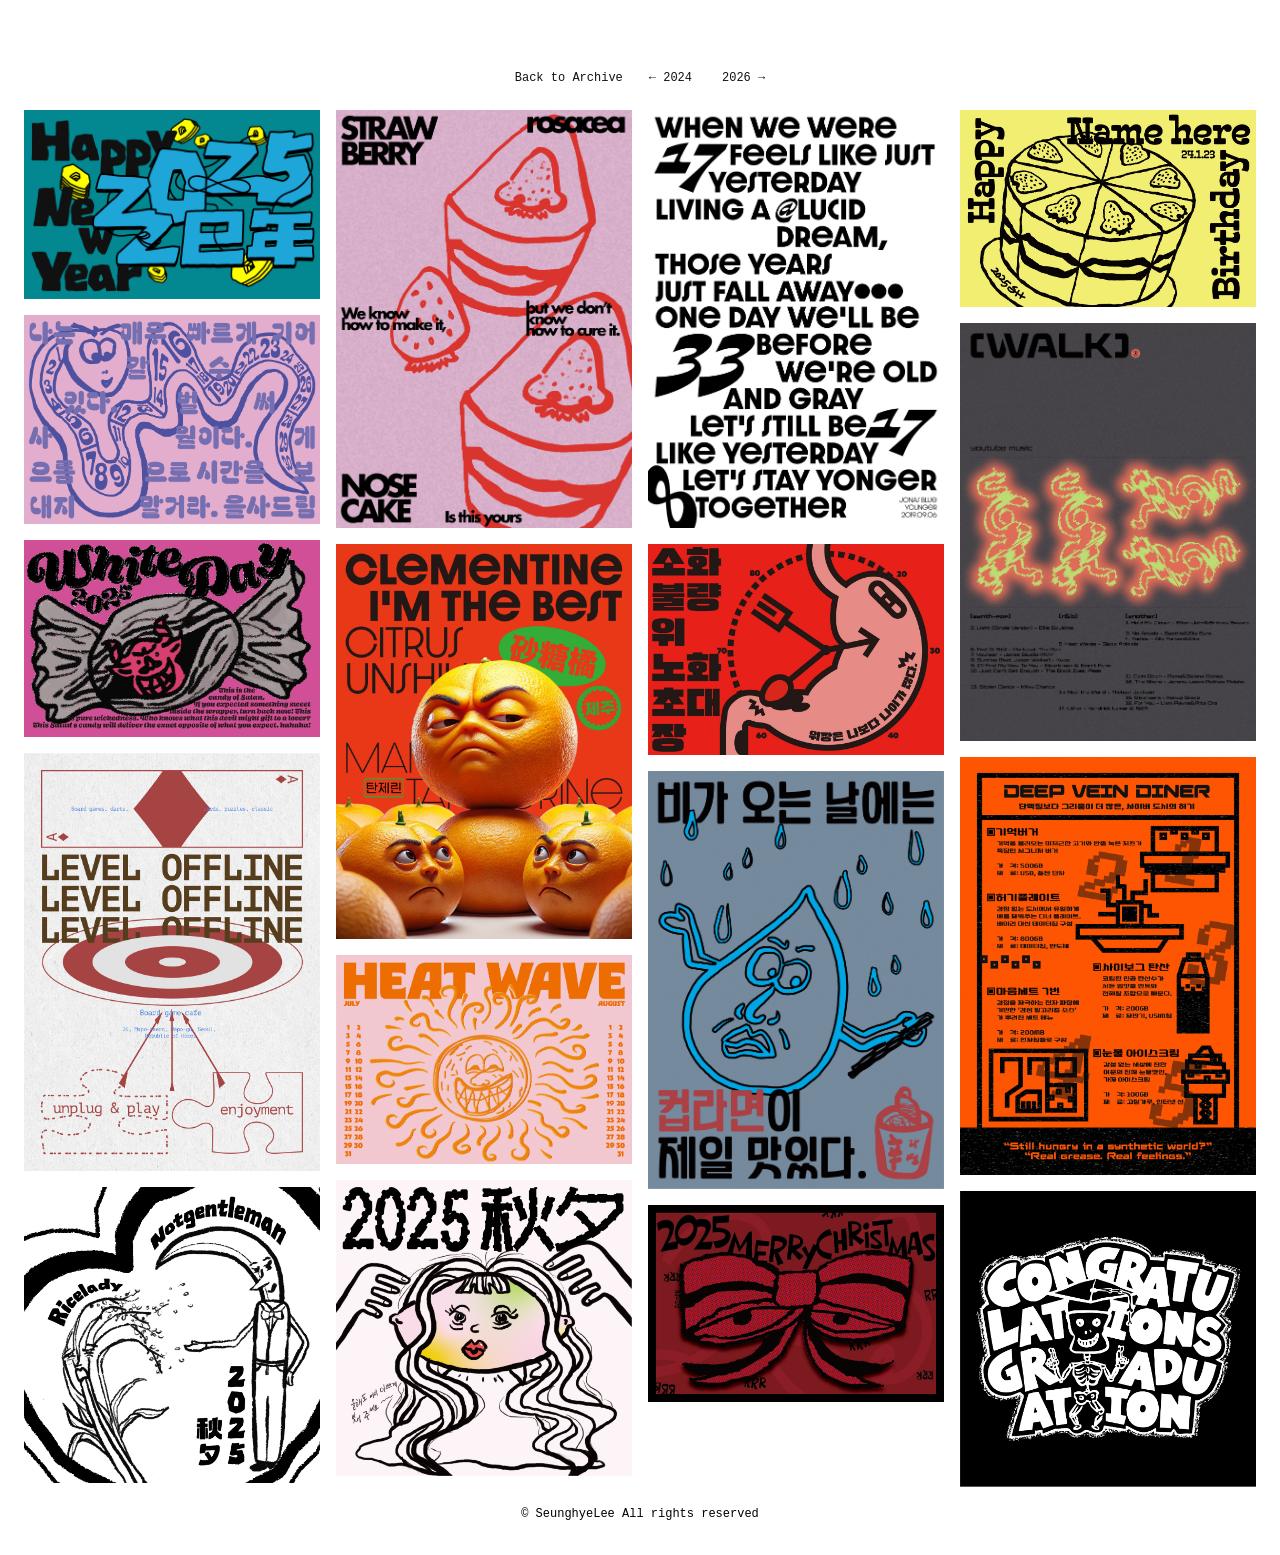
<file: Illustration/2025.html>
<!DOCTYPE html>
<html lang="en">
<head>
    <meta charset="UTF-8">
    <meta http-equiv="X-UA-Compatible" content="IE=edge">
    <meta name="viewport" content="width=device-width, initial-scale=1.0">
    <title>2025 Illustrations</title>
    <link rel="icon" type="image/png" href="../img/favicon.png">
    <link rel="stylesheet" href="illustration.css">
    <link rel="stylesheet" href="../mobile.css">
    <script src="illustration.js" defer></script>
    <meta name="google" content="notranslate">
</head>
<body data-year="2025">
    <main class="illustration-page">
        <nav class="detail-nav">
            <a href="../index.html?filter=illustration" class="detail-nav-btn">
                Back to Archive
            </a>
            <div class="year-nav" id="yearNav"></div>
        </nav>

        <section class="illustration-grid" id="illustrationGrid"></section>
    </main>
    <footer class="footer">
        <p>© SeunghyeLee All rights reserved</p>
    </footer>
</body>
</html>
</file>
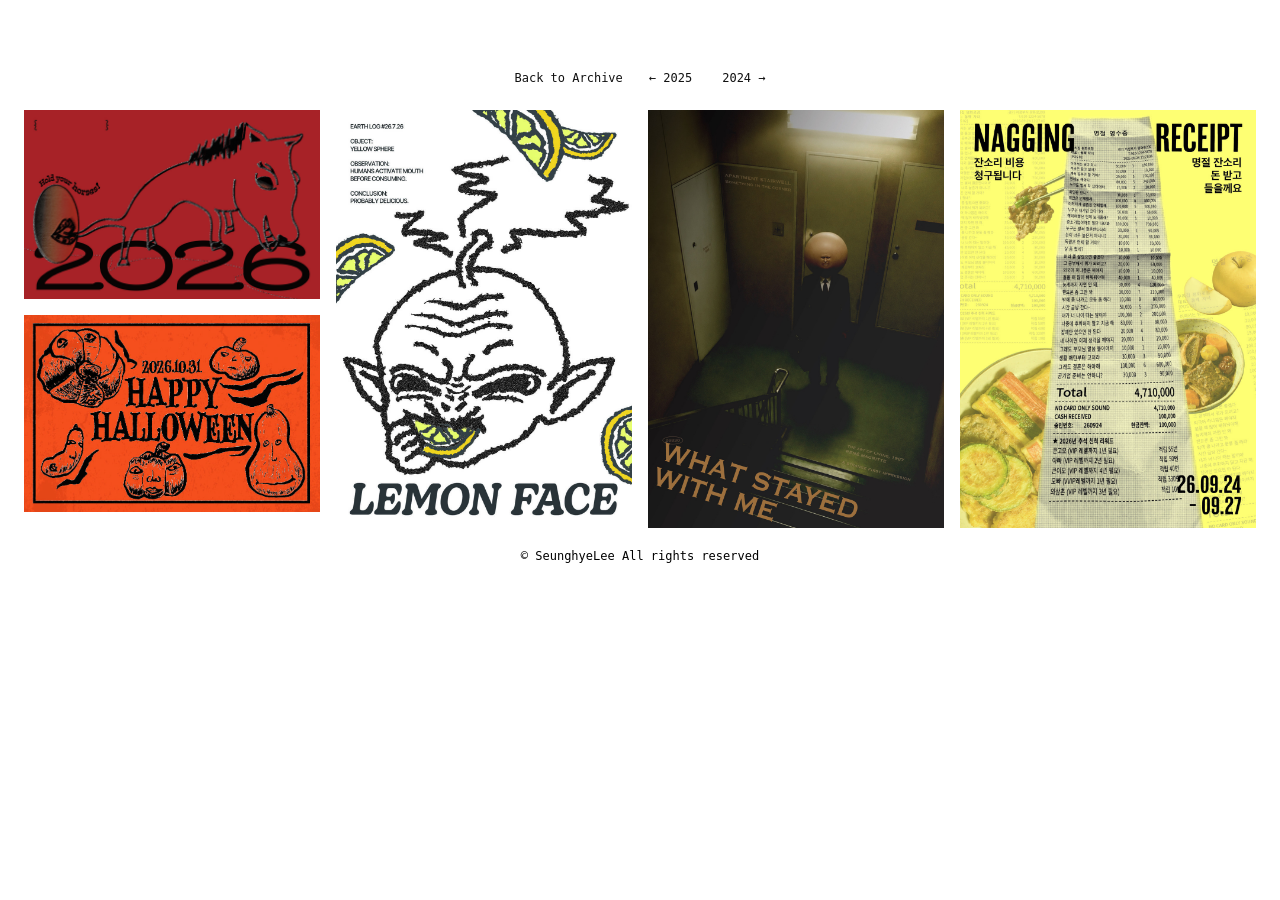
<file: Illustration/2026.html>
<!DOCTYPE html>
<html lang="en">
<head>
    <meta charset="UTF-8">
    <meta http-equiv="X-UA-Compatible" content="IE=edge">
    <meta name="viewport" content="width=device-width, initial-scale=1.0">
    <title>2026 Illustrations</title>
    <link rel="icon" type="image/png" href="../img/favicon.png">
    <link rel="stylesheet" href="illustration.css">
    <link rel="stylesheet" href="../mobile.css">
    <script src="illustration.js" defer></script>
    <meta name="google" content="notranslate">
</head>
<body data-year="2026">
    <main class="illustration-page">
        <nav class="detail-nav">
            <a href="../index.html?filter=illustration" class="detail-nav-btn">
                Back to Archive
            </a>
            <div class="year-nav" id="yearNav"></div>
        </nav>

        <section class="illustration-grid" id="illustrationGrid"></section>
    </main>
    <footer class="footer">
        <p>© SeunghyeLee All rights reserved</p>
    </footer>
</body>
</html>
</file>
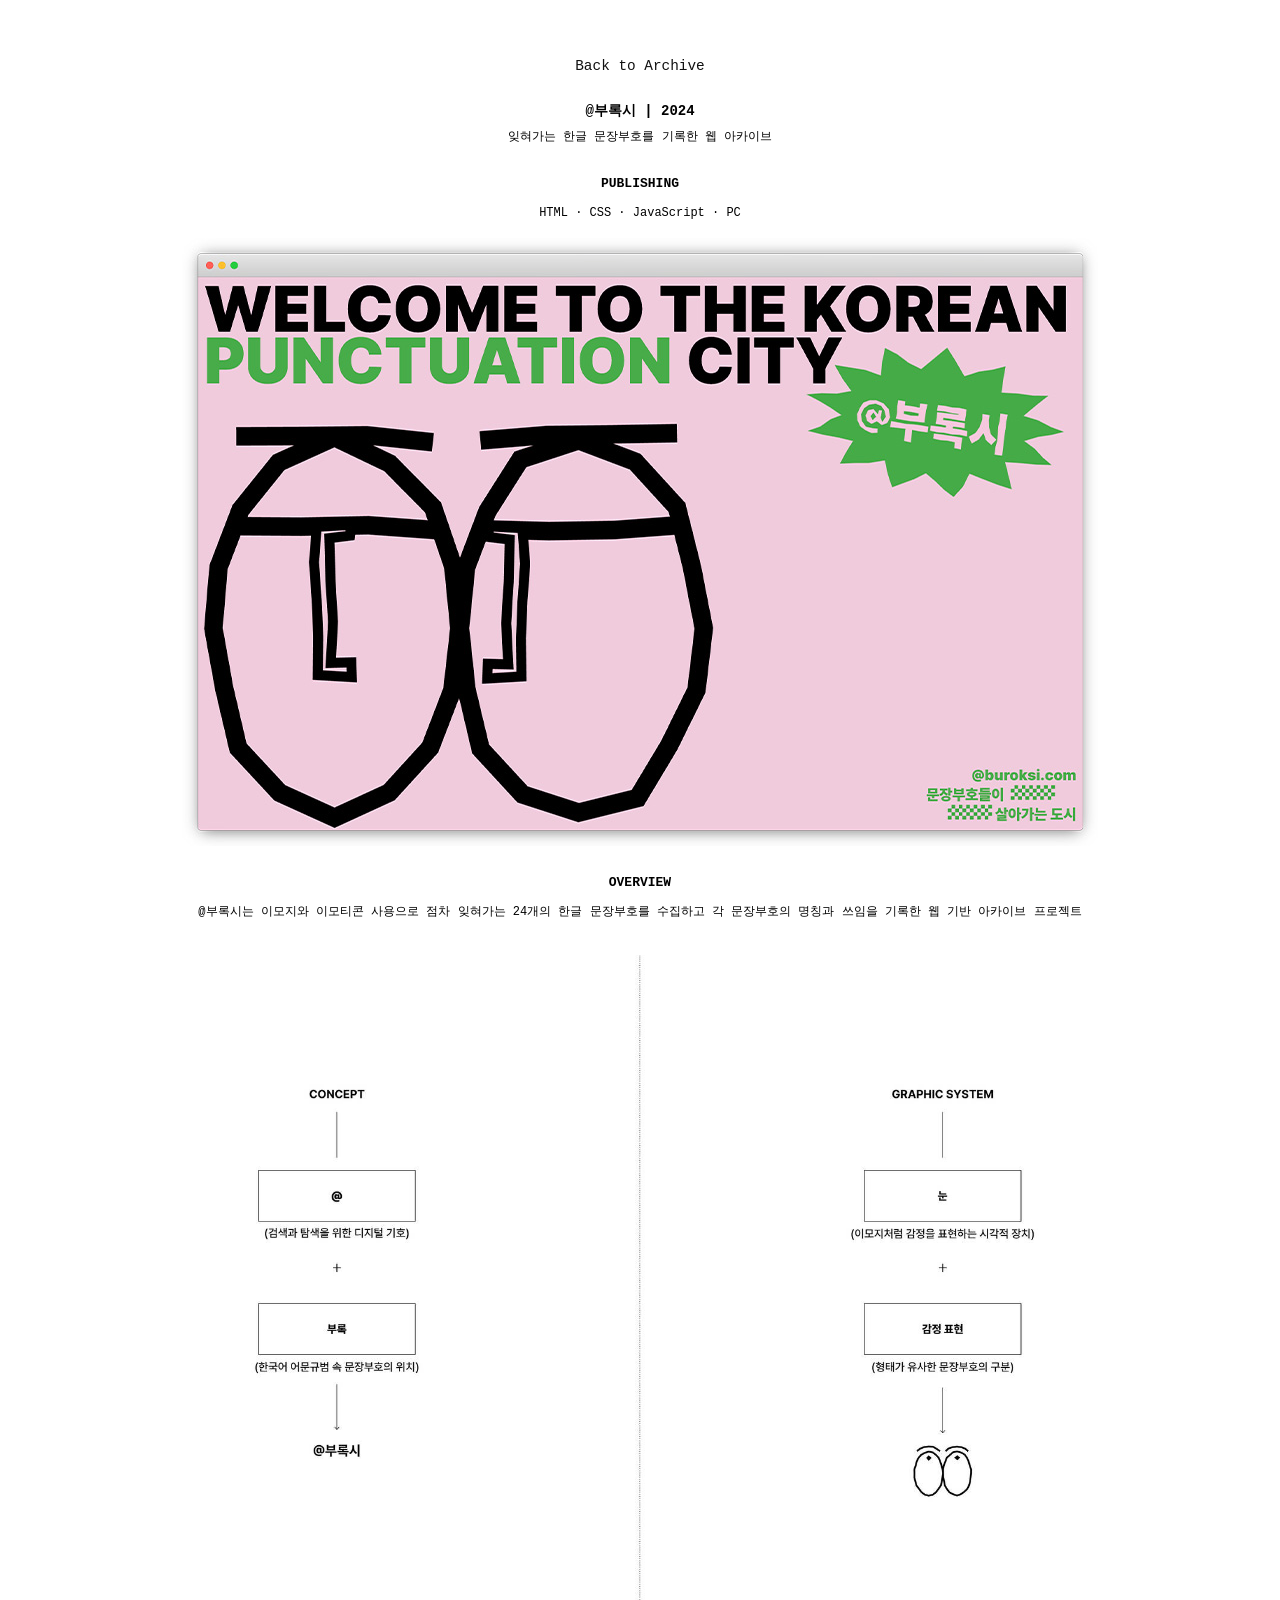
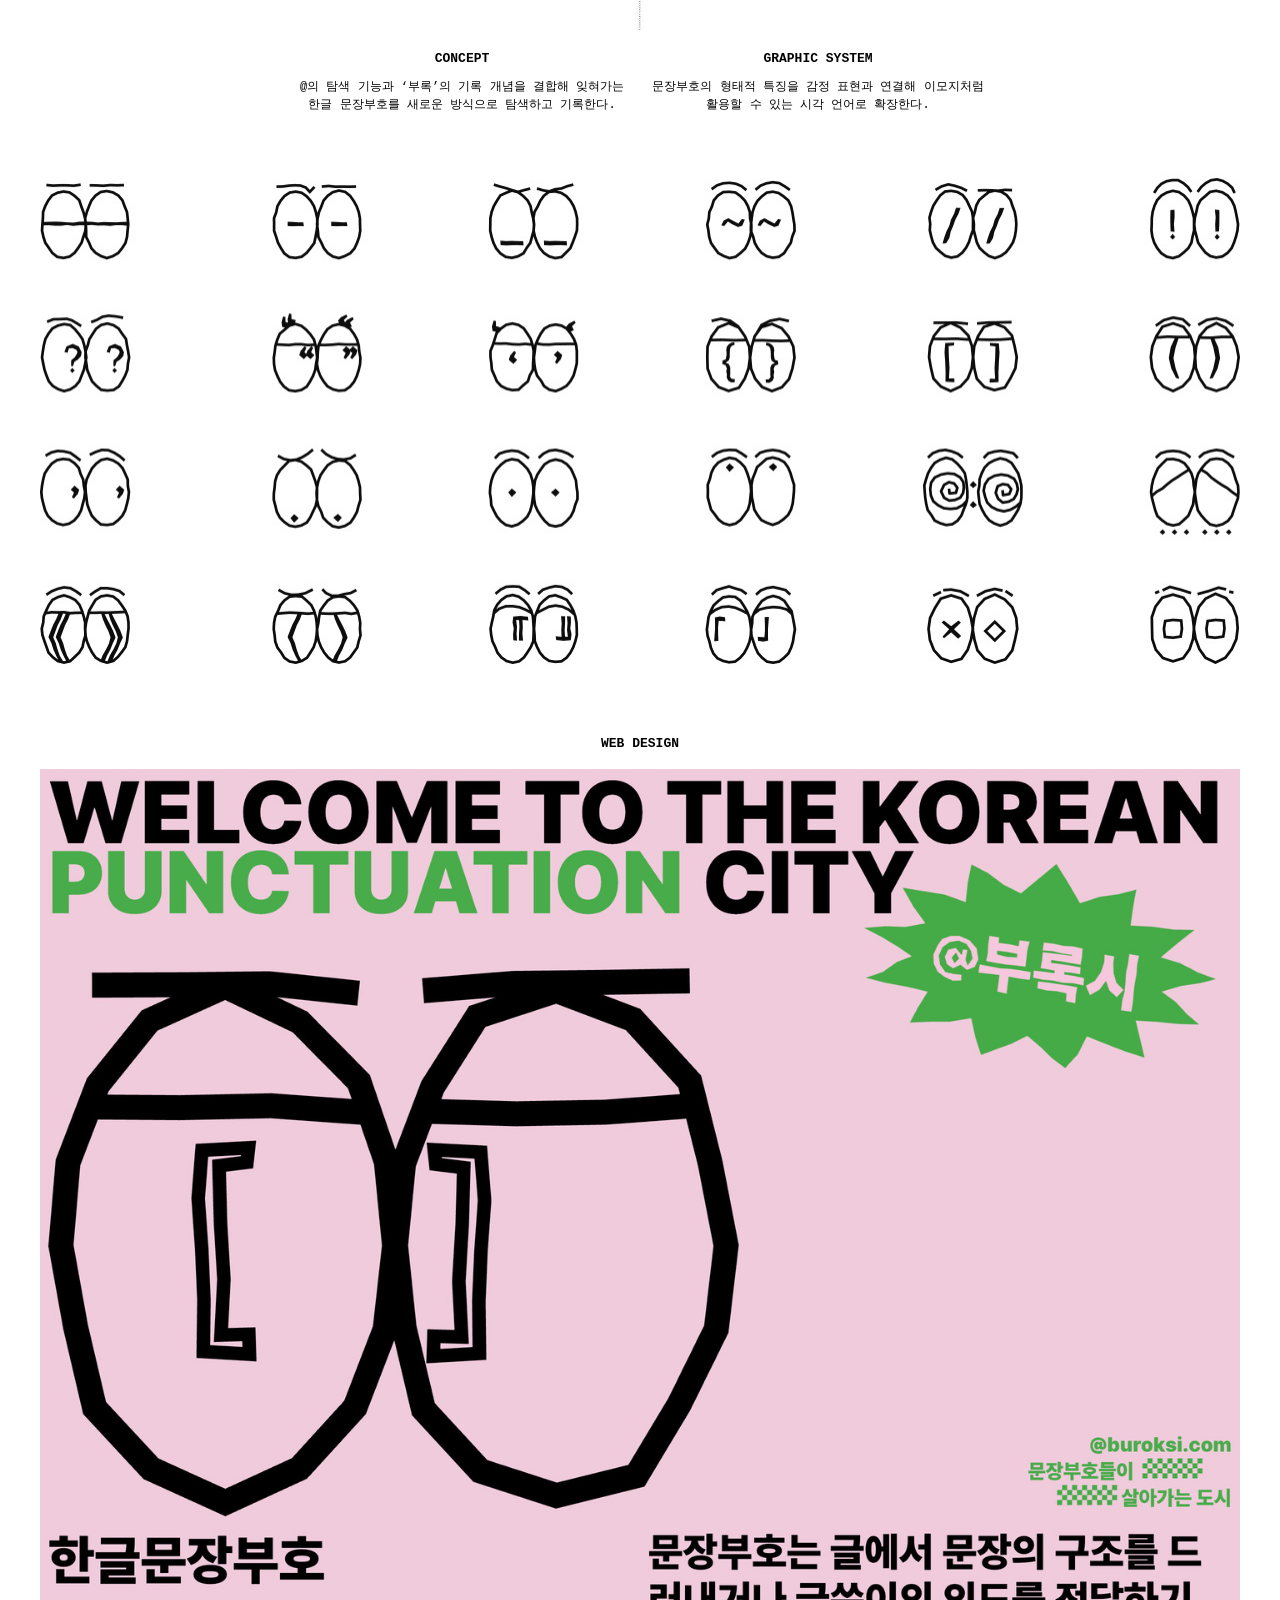
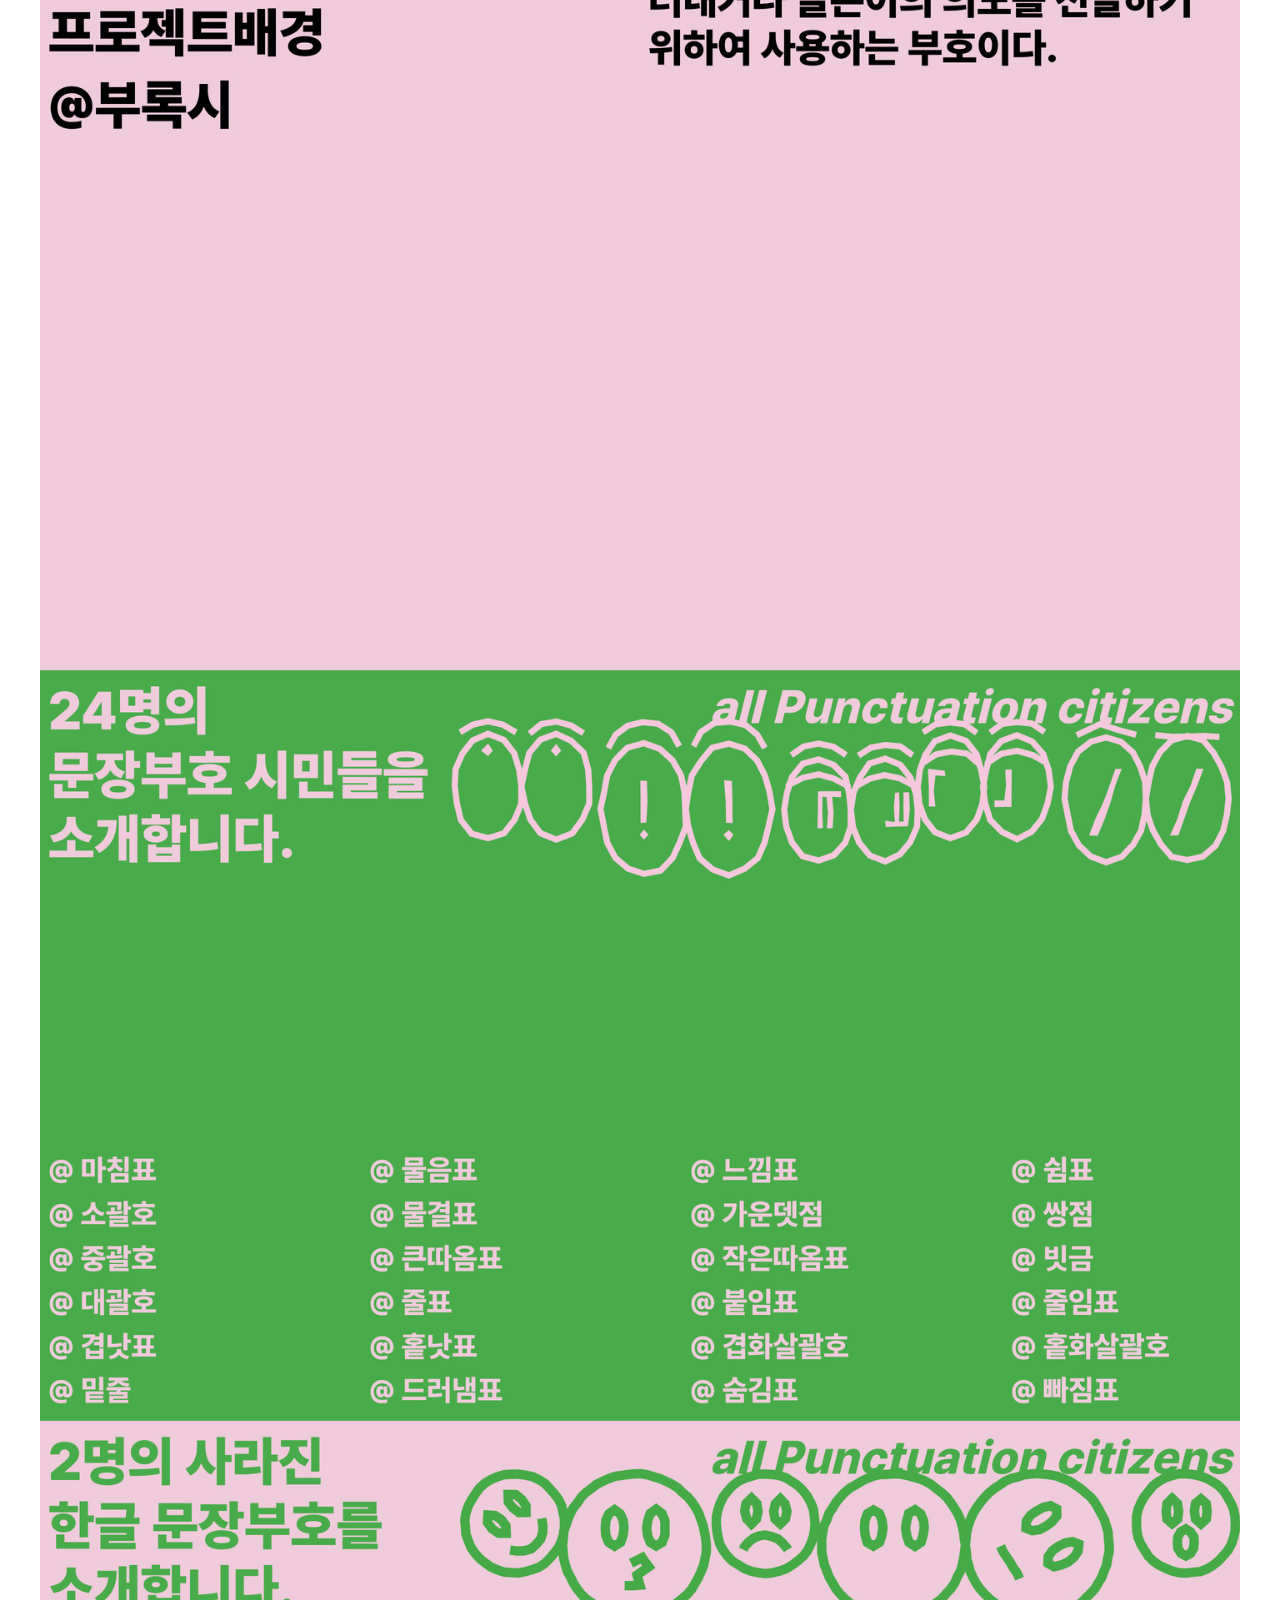
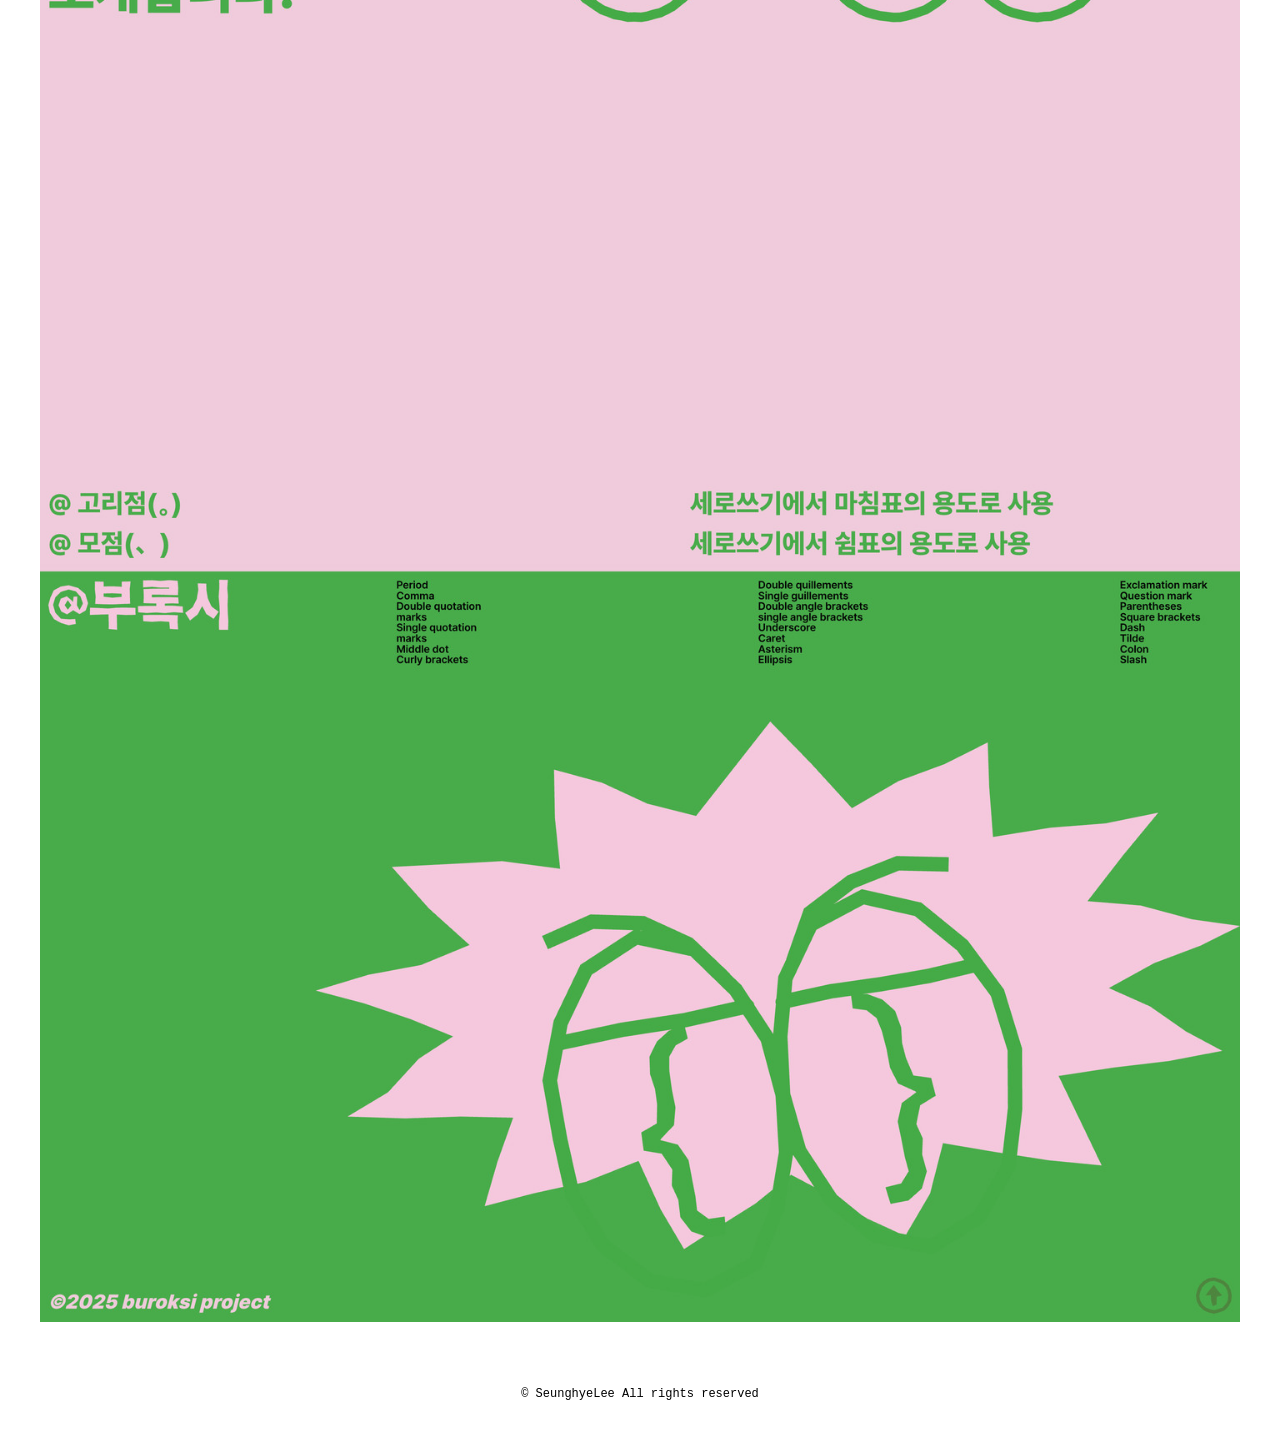
<file: Web/buroksi.html>
<!DOCTYPE html>
<html lang="en">

<head>
    <meta charset="UTF-8">
    <meta http-equiv="X-UA-Compatible" content="IE=edge">
    <meta name="viewport" content="width=device-width, initial-scale=1.0">
    <title>@부록시 - Web</title>
    <link rel="icon" type="image/png" href="../img/favicon.png">
    <link rel="stylesheet" href="web.css">
    <link rel="stylesheet" href="../mobile.css">
    <script src="web.js" defer></script>
    <meta name="google" content="notranslate">
</head>

<body>
    <main class="detail-page">
        <a href="../index.html?filter=web" class="back-btn">
            Back to Archive
        </a>
        <header class="project-header">
            <h1>@부록시 | 2024</h1>
            <p class="project-intro">
                잊혀가는 한글 문장부호를 기록한 웹 아카이브 </p>
        </header>
        <section class="project-content">
            <div class="text-content">
                <h2>PUBLISHING</h2>
                <p>HTML · CSS · JavaScript · PC</p>
            </div>
            <a href="https://seunghye11.github.io/buroksi.25/" target="_blank" rel="noopener noreferrer"
                class="detail-link">
                <img class="detail-img" src="web-img/buroksi-01.jpg" alt="@부록시 웹사이트">
                <div class="intro-modal">
                    <strong>VIEW WEBSITE↗</strong>
                </div>
            </a>
            <div class="text-content">
                <h2>OVERVIEW</h2>
                <p>@부록시는 이모지와 이모티콘 사용으로 점차 잊혀가는 24개의 한글 문장부호를 수집하고 각 문장부호의 명칭과 쓰임을 기록한 웹 기반 아카이브 프로젝트</p>
            </div>
            <br>
            <img class="detail-img" src="web-img/buroksi-02.jpg" alt="">
            <div class="text-grid">
                <div class="text-column3">
                    <h2>CONCEPT</h2>
                    <p>@의 탐색 기능과 ‘부록’의 기록 개념을 결합해 잊혀가는 한글 문장부호를 새로운 방식으로 탐색하고 기록한다.</p>
                </div>
                <div class="text-column3">
                    <h2>GRAPHIC SYSTEM</h2>
                    <p>문장부호의 형태적 특징을 감정 표현과 연결해 이모지처럼 활용할 수 있는 시각 언어로 확장한다.</p> 
                </div>
            </div>
            <br><br>
            <img class="detail-img" src="web-img/buroksi-03.jpg" alt="">
            <br><br>
            <div class="text-content">
                <h2>WEB DESIGN</h2>
            </div>
            <img class="detail-img" src="web-img/buroksi-04.jpg" alt="">

        </section>

        <a href="#" class="top-btn">↑ up</a>
    </main>
    <footer class="footer">
        <p>© SeunghyeLee All rights reserved</p>
    </footer>
</body>

</html>
</file>
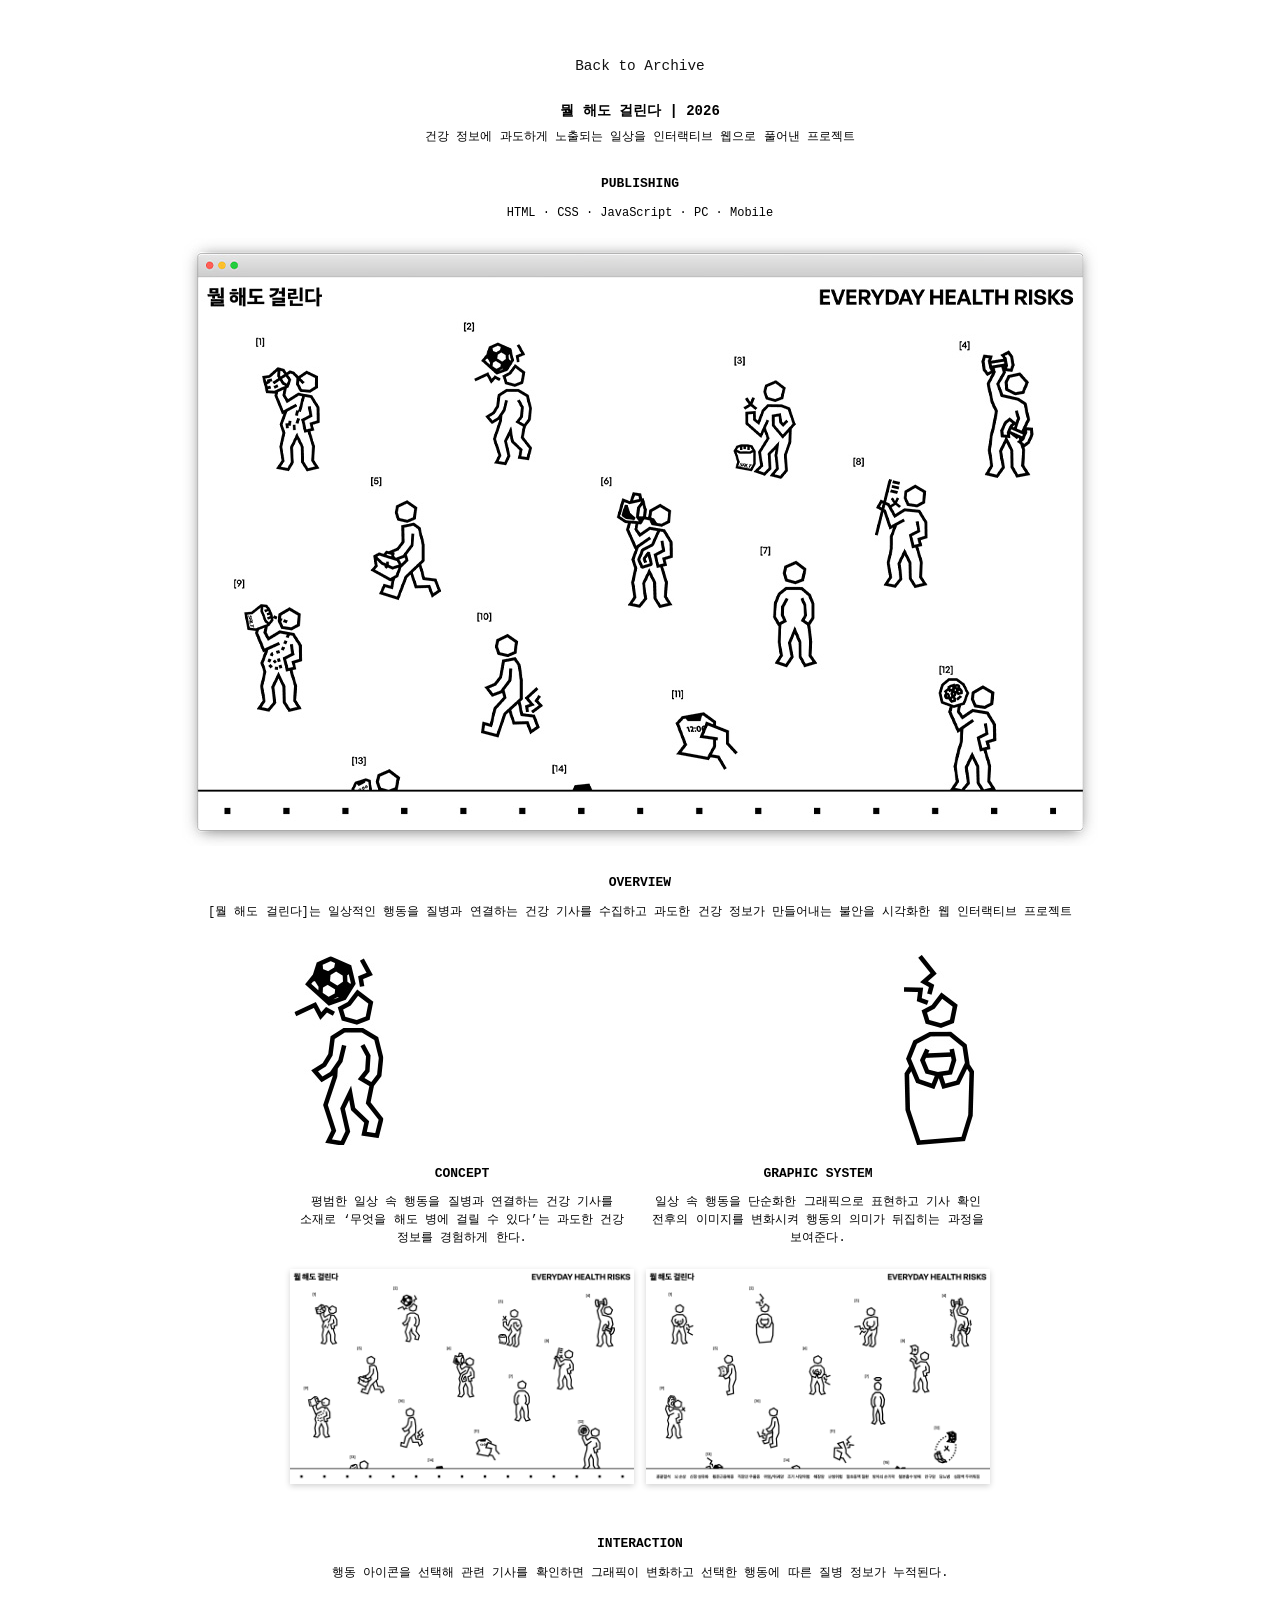
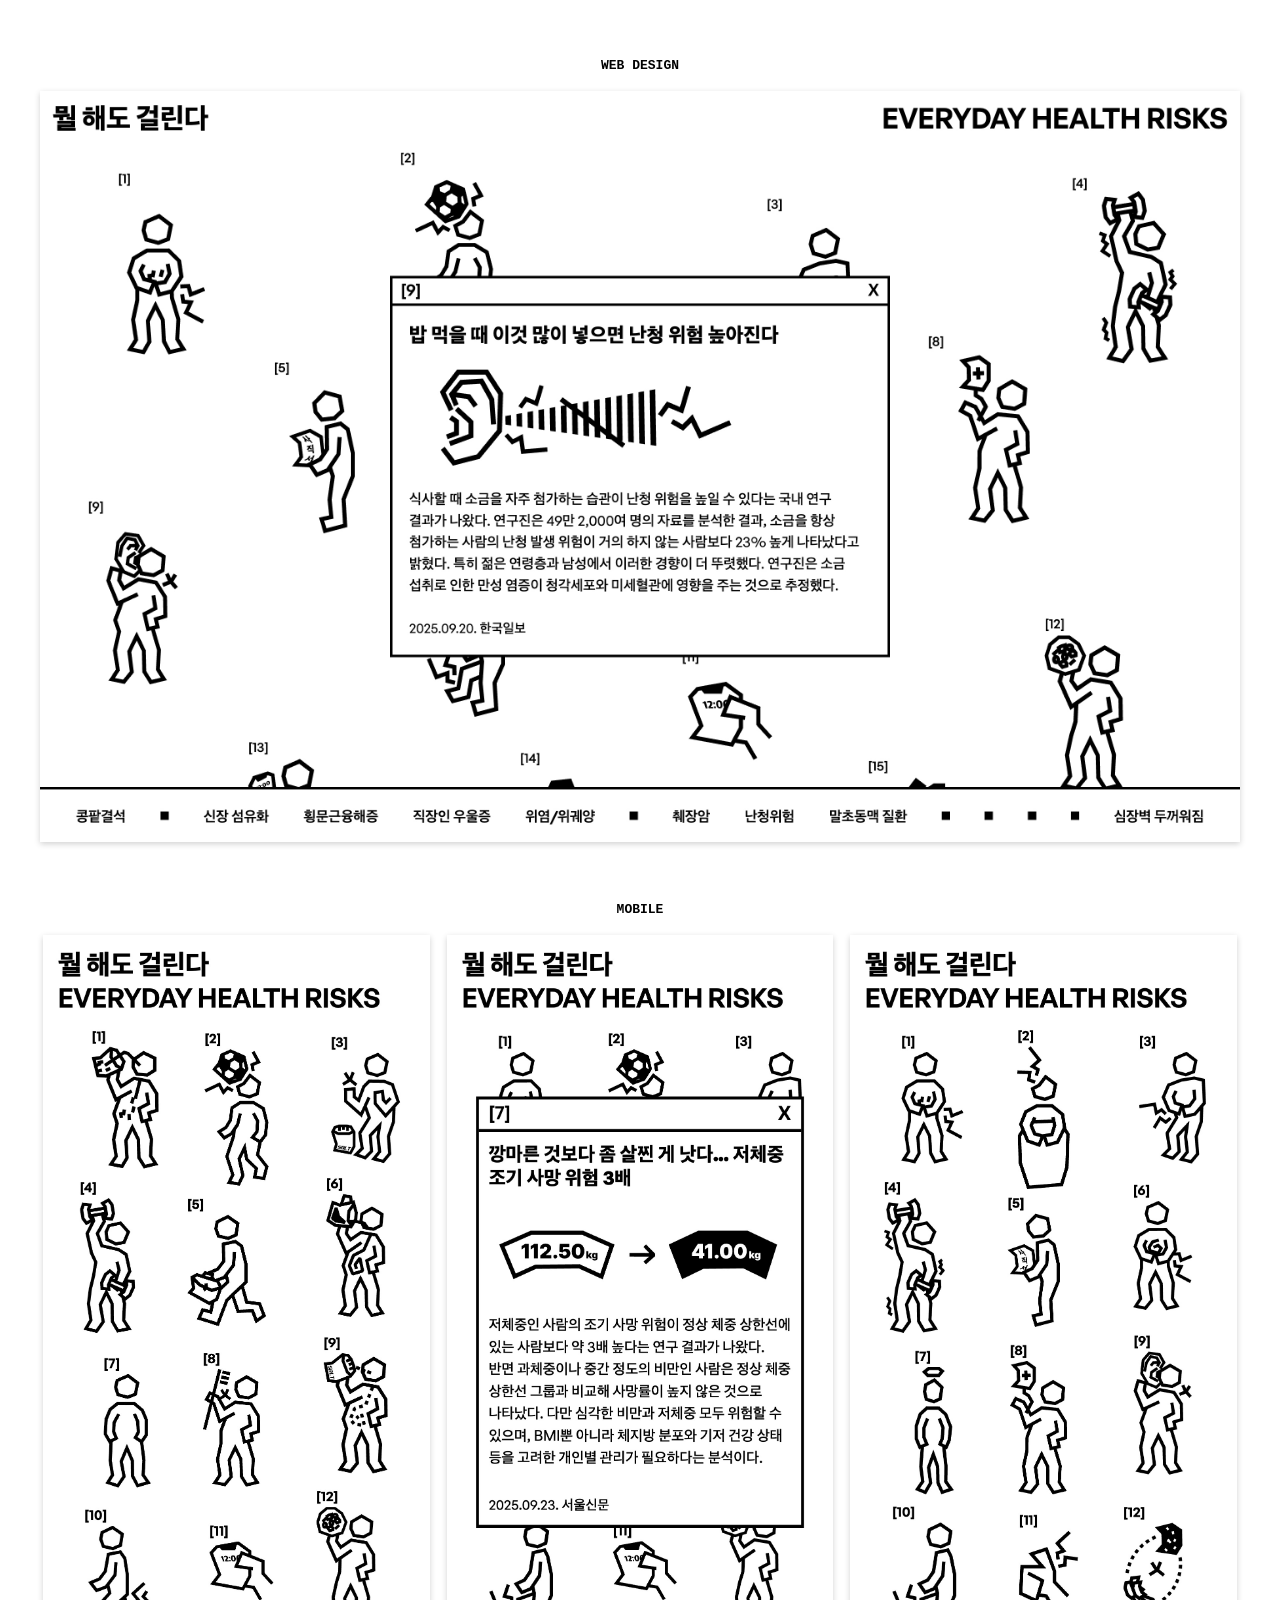
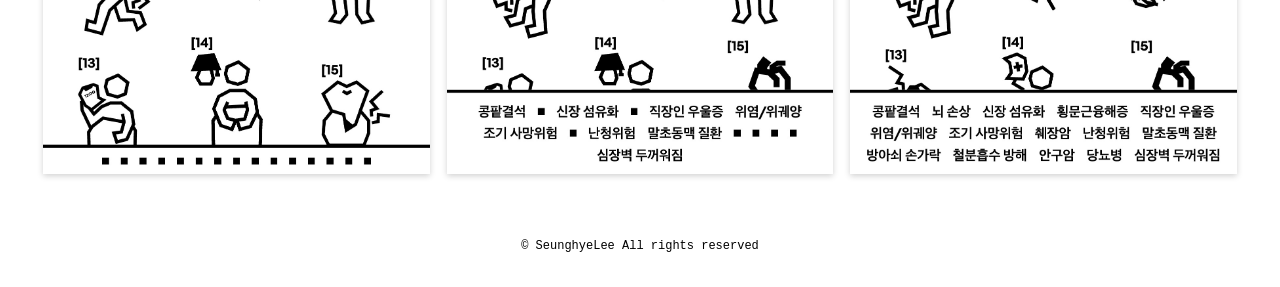
<file: Web/health.html>
<!DOCTYPE html>
<html lang="en">

<head>
    <meta charset="UTF-8">
    <meta http-equiv="X-UA-Compatible" content="IE=edge">
    <meta name="viewport" content="width=device-width, initial-scale=1.0">
    <title>뭘 해도 걸린다 - Web</title>
    <link rel="icon" type="image/png" href="../img/favicon.png">
    <link rel="stylesheet" href="web.css">
    <link rel="stylesheet" href="../mobile.css">
    <script src="web.js" defer></script>
    <meta name="google" content="notranslate">
</head>

<body>
    <main class="detail-page">
        <a href="../index.html?filter=web" class="back-btn">
            Back to Archive
        </a>
        <header class="project-header">
            <h1>뭘 해도 걸린다 | 2026</h1>
            <p class="project-intro">
                건강 정보에 과도하게 노출되는 일상을 인터랙티브 웹으로 풀어낸 프로젝트 </p>
        </header>
        <section class="project-content">
            <div class="text-content">
                <h2>PUBLISHING</h2>
                <p>HTML · CSS · JavaScript · PC · Mobile</p>
            </div>
            <a href="https://seunghye11.github.io/EVERYDAY-HEALTH-RISKS-/" target="_blank" rel="noopener noreferrer"
                class="detail-link">
                <img class="detail-img" src="web-img/health-01.jpg" alt="@부록시 웹사이트">
                <div class="intro-modal">
                    <strong>VIEW WEBSITE↗</strong>
                </div>
            </a>
            <div class="text-content">
                <h2>OVERVIEW</h2>
                <p>[뭘 해도 걸린다]는 일상적인 행동을 질병과 연결하는 건강 기사를 수집하고
                    과도한 건강 정보가 만들어내는 불안을 시각화한 웹 인터랙티브 프로젝트</p>
            </div>
            <br>
            <img class="detail-img" src="web-img/health-02.jpg" alt="">
            <div class="text-grid">
                <div class="text-column3">
                    <h2>CONCEPT</h2>
                    <p>평범한 일상 속 행동을 질병과 연결하는 건강 기사를 소재로
                        ‘무엇을 해도 병에 걸릴 수 있다’는 과도한 건강 정보를 경험하게 한다.</p>
                </div>
                <div class="text-column3">
                    <h2>GRAPHIC SYSTEM</h2>
                    <p>일상 속 행동을 단순화한 그래픽으로 표현하고 기사 확인 전후의
                        이미지를 변화시켜 행동의 의미가 뒤집히는 과정을 보여준다.</p> 
                </div>
            </div>
            <div class="text-grid">
                <img class="detail-img" src="web-img/health-03.jpg" alt="">
                <img class="detail-img" src="web-img/health-04.jpg" alt="">
            </div>
            <br>
            <div class="text-content">
                <h2>INTERACTION</h2>
                <p>행동 아이콘을 선택해 관련 기사를 확인하면 그래픽이 변화하고 선택한 행동에 따른 질병 정보가 누적된다.</p>
            </div>
            <br><br>
            <div class="text-content">
                <h2>WEB DESIGN</h2>
            </div>
            <img class="detail-img img-shadow" src="web-img/health-05.jpg" alt="">
            <br><br>
            <div class="text-content">
                <h2>MOBILE</h2>
            </div>
            <div class="detail-mobile">
                <img class="detail-img img-shadow" src="web-img/health-06.jpg" alt="">
                <img class="detail-img img-shadow" src="web-img/health-07.jpg" alt="">
                <img class="detail-img img-shadow" src="web-img/health-08.jpg" alt="">
            </div>


        </section>

        <a href="#" class="top-btn">↑ up</a>
    </main>
    <footer class="footer">
        <p>© SeunghyeLee All rights reserved</p>
    </footer>
</body>

</html>
</file>
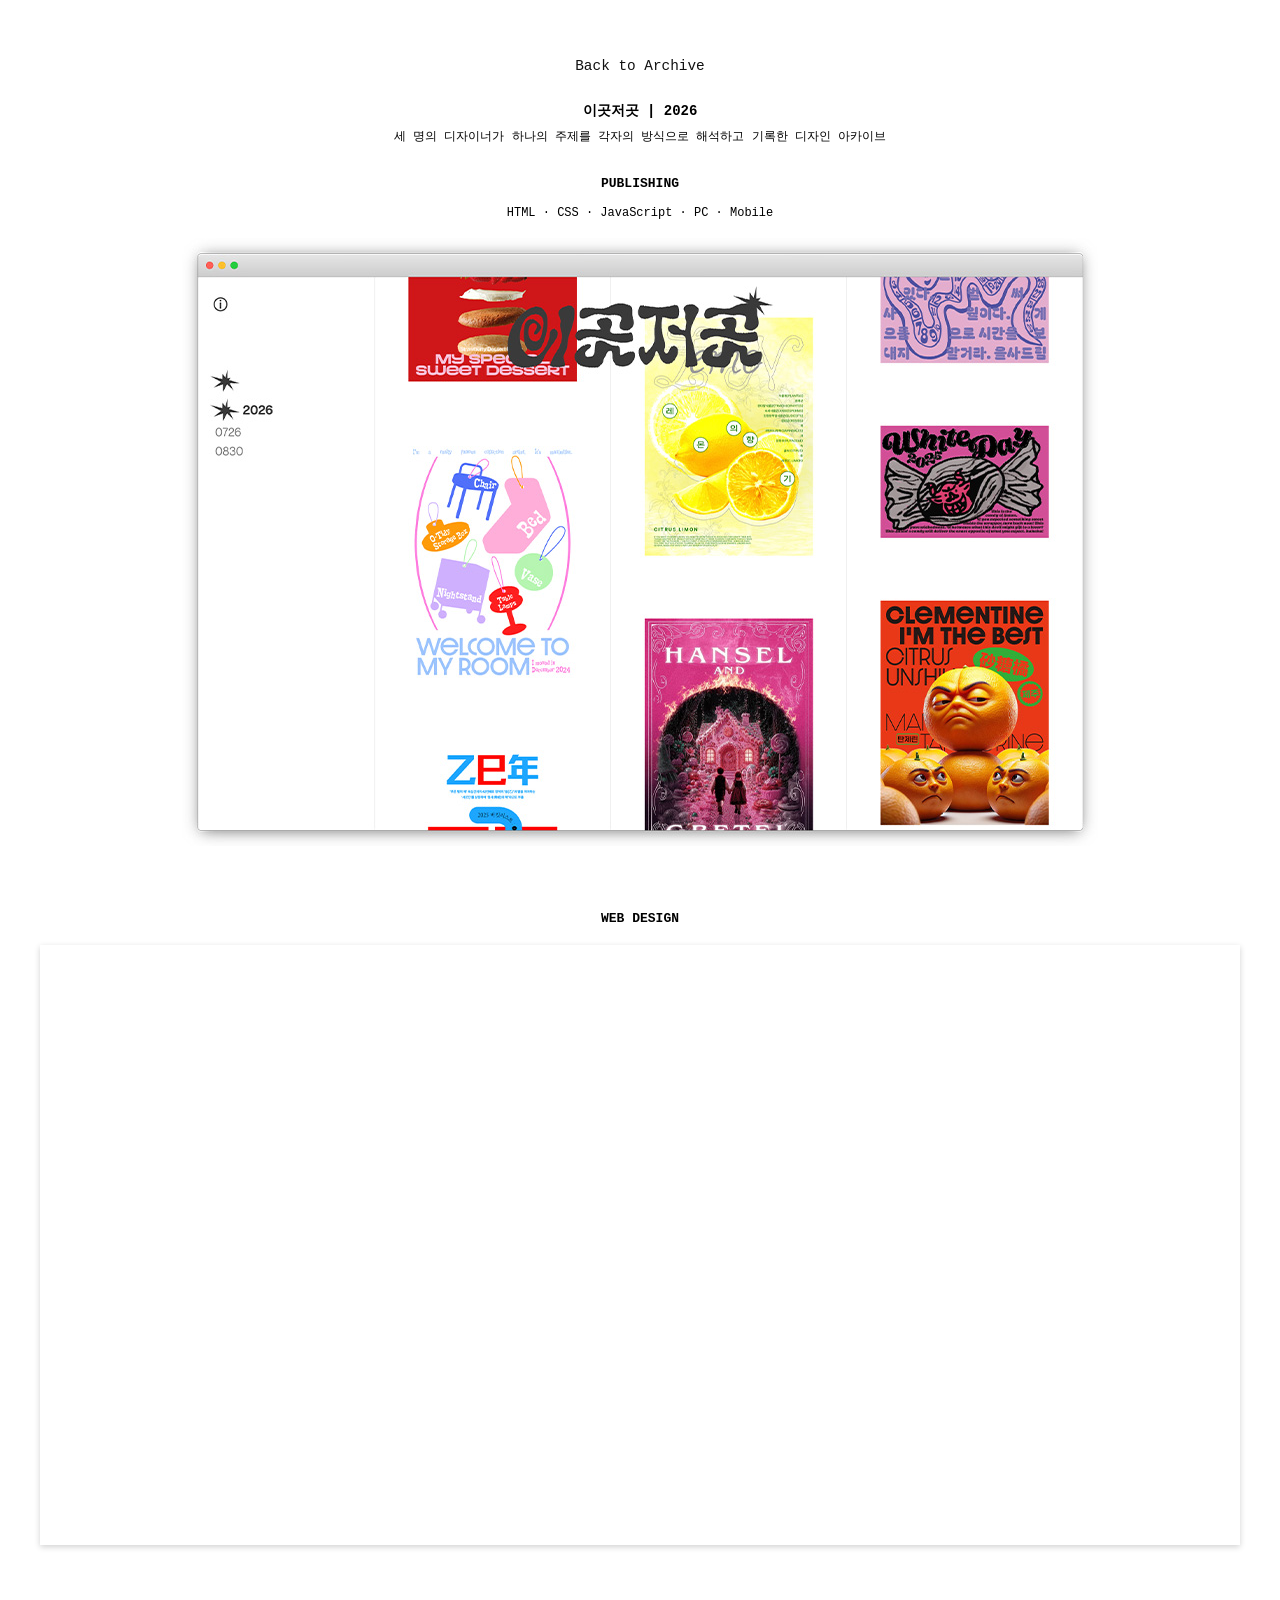
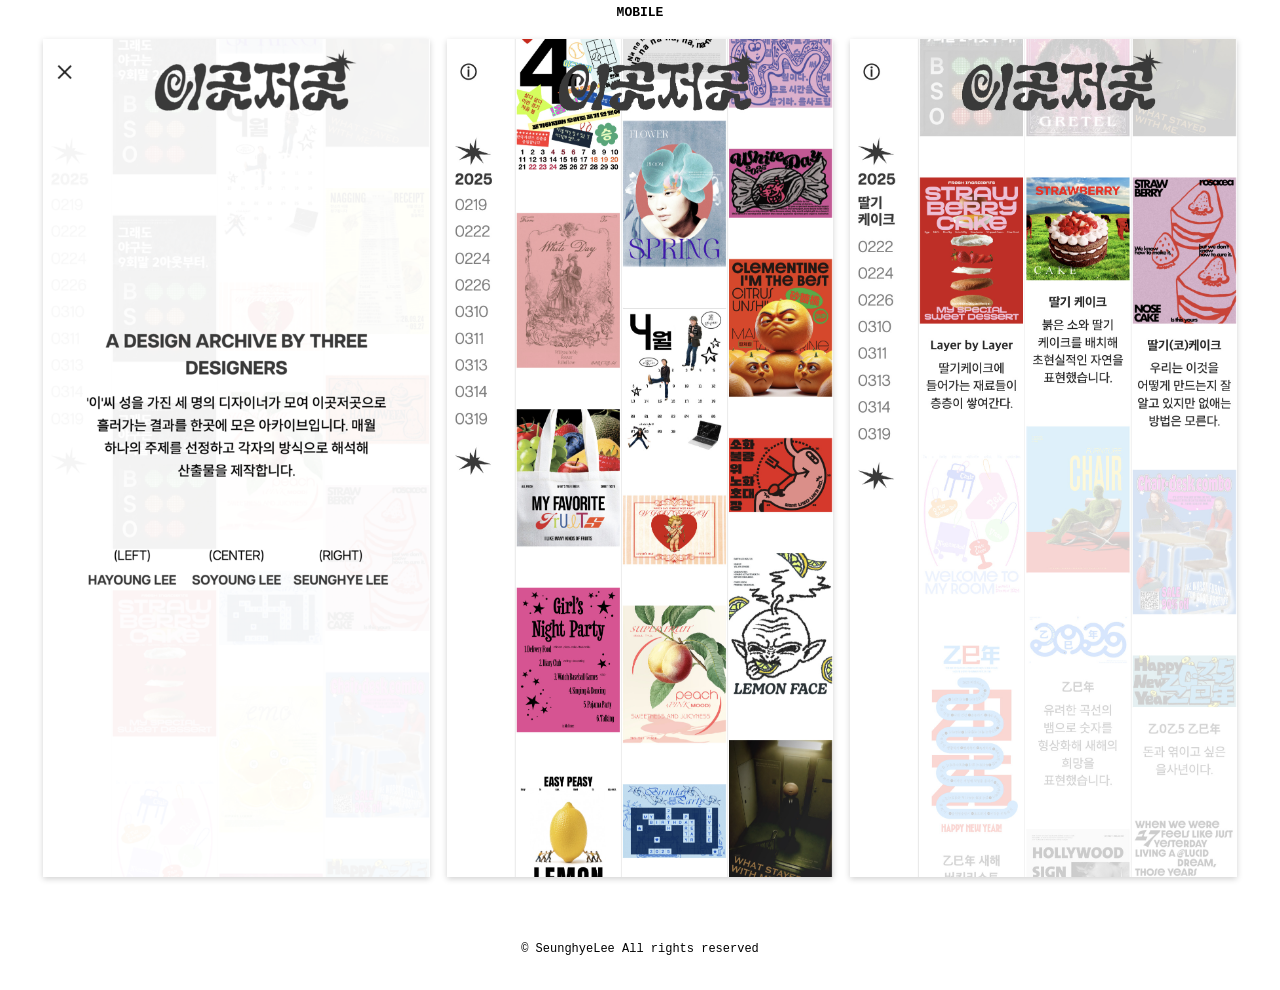
<file: Web/igotjogot.html>
<!DOCTYPE html>
<html lang="en">

<head>
    <meta charset="UTF-8">
    <meta http-equiv="X-UA-Compatible" content="IE=edge">
    <meta name="viewport" content="width=device-width, initial-scale=1.0">
    <title>이곳저곳 - Web</title>
    <link rel="icon" type="image/png" href="../img/favicon.png">
    <link rel="stylesheet" href="web.css">
    <link rel="stylesheet" href="../mobile.css">
    <script src="web.js" defer></script>
    <meta name="google" content="notranslate">
</head>

<body>
    <main class="detail-page">
        <a href="../index.html?filter=web" class="back-btn">
            Back to Archive
        </a>
        <header class="project-header">
            <h1>이곳저곳 | 2026</h1>
            <p class="project-intro">
                세 명의 디자이너가 하나의 주제를 각자의 방식으로 해석하고 기록한 디자인 아카이브</p>
        </header>
        <section class="project-content">
            <div class="text-content">
                <h2>PUBLISHING</h2>
                <p>HTML · CSS · JavaScript · PC · Mobile</p>
            </div>
            <a href="https://seunghye11.github.io/igotjogot-archive/" target="_blank" rel="noopener noreferrer"
                class="detail-link">
                <img class="detail-img" src="web-img/igot-01.jpg" alt="@부록시 웹사이트">
                <div class="intro-modal">
                    <strong>VIEW WEBSITE↗</strong>
                </div>
            </a>
            <br><br>
            <div class="text-content">
                <h2>WEB DESIGN</h2>
            </div>
            <video class="detail-video img-shadow" autoplay muted loop playsinline>
                <source src="web-img/igot-video.mp4" type="video/mp4">
            </video>
            <br><br>
            <div class="text-content">
                <h2>MOBILE</h2>
            </div>
            <div class="detail-mobile">
                <img class="detail-img img-shadow" src="web-img/igot-02.png" alt="">
                <img class="detail-img img-shadow" src="web-img/igot-03.jpg" alt="">
                <img class="detail-img img-shadow" src="web-img/igot-04.jpg" alt="">
            </div>


        </section>

        <a href="#" class="top-btn">↑ up</a>
    </main>
    <footer class="footer">
        <p>© SeunghyeLee All rights reserved</p>
    </footer>
</body>

</html>
</file>
<file: style.css>
/* FONTS */

@font-face {
    font-family: "Favorit Mono";
    src: url("FavoritMono.ttf") format("truetype");
    font-weight: 100 900;
    font-style: normal;
    font-display: swap;
}

@font-face {
    font-family: "Favorit";
    src: url("Favorit.ttf") format("truetype");
    font-weight: 100 900;
    font-style: normal;
    font-display: swap;
}

@font-face {
    font-family: "Noto Sans KR";
    src: url("NotoSansKR.ttf") format("truetype");
    font-weight: 100 900;
    font-style: normal;
    font-display: swap;
}

* {
    box-sizing: border-box;
}

html {
    margin: 0;
    padding: 0;
}

body {
    margin: 0;
    padding: 0;

    font-family: "Favorit Mono", "Noto Sans KR", monospace;
}

.portfolio {
    width: calc(100% - 48px);
    max-width: 1440px;
    margin: 0 auto;
}

a {
    color: inherit;
    text-decoration: none;
}

button {
    font: inherit;
}

.intro,
.category,
.projects,
.footer {
    width: calc(100% - 200px);
    margin-left: auto;
    margin-right: auto;
}

/* 자기소개 */
.intro {
    position: relative;
    cursor: pointer;
    top: 10px;
}

.intro-text {
    font-family: "Favorit Mono", "Noto Sans KR", monospace;
    font-size: 1rem;
    font-weight: 400;

    line-height: 1.35;
    text-align: left;
    word-break: keep-all;
}

.intro-graphic {
    position: absolute;
    width: 50px;
    height: auto;
    right: 40px;
    top: 35px;
    z-index: 2;
    pointer-events: none;

    animation: playful-face 3s ease-in-out infinite;
}

@keyframes playful-face {
    0%, 100% {
        transform: rotate(-3deg);
        opacity: 0.45;
    }

    50% {
        transform: rotate(4deg);
        opacity: 0.7;
    }
}

.intro-modal {
    position: fixed;

    width: 380px;
    padding: 15px 15px;

    background: #fff;
    border: 1.5px solid #111;

    font-family:
        "Favorit Mono",
        "Noto Sans KR",
        monospace;

    font-size: 13px;
    line-height: 1.5;
    word-break: keep-all;

    opacity: 0;
    visibility: hidden;

    pointer-events: none;

    transform: translate(12px, 12px);

    transition:
        opacity 0.25s ease,
        transform 0.25s ease,
        visibility 0.25s ease;

    z-index: 100;
}

/* 한글 기본 상태 */
.intro-ko {
    position: absolute;
    top: 0;
    left: 0;
    opacity: 0;
}

/* 마우스를 올렸을 때 */
.intro:hover .intro-en {
    opacity: 0;
}

.intro:hover .intro-ko {
    opacity: 1;
}

/* CATEGORY */
.category {
    display: flex;
    align-items: center;
    justify-content: center;
    width: 100%;
    margin-bottom: 20px;
    margin-top: 50px;
}

.category-btn {
    display: flex;
    align-items: center;
    justify-content: center;

    padding: 6px 15px;
    border: 0 !important;
    border-radius: 999px;

    background: transparent;
    color: #111;
    cursor: pointer;

    font-size: 0.9rem;
    transition: border-color 0.2s ease;
}

.category-btn.active {
    border: 1.5px solid #111 !important;
}

/* PROJECTS 이미지 영역 */
.projects {
    margin: 0 auto;
    display: grid;
    grid-template-columns: repeat(2, minmax(0, 1fr));
    column-gap: 32px;
    row-gap: 64px;
}

/* 폰트 조정 */
.project-info h2 {
    font-size: 1rem;
    font-weight: 500;
}

.project-info p {
    font-size: 0.9rem;
}

/* 이미지 조정 */
.project-image {
    display: block;
    width: 100%;
}

.project-image img {
    display: block;
    width: 100%;
    height: auto;
}

.project-web .project-image img {
    box-shadow: 0 2px 6px rgba(0, 0, 0, 0.18);
}

/* footer */
.footer {
    max-width: 1440px;
    margin: 0 auto;
    padding: 20px 0 30px;
    text-align: center;
}

.footer p {
    margin: 0;
    font-family: "Favorit Mono", "Noto Sans KR", monospace;
    font-size: 0.8rem;
    line-height: 1.3;
}
</file>
<file: mobile.css>
/* =========================
    MOBILE : MAIN
========================= */

@media (max-width: 480px) {


    html {
        width: 100%;
        max-width: 100%;
        overflow-x: hidden;
    }

    body {
        width: 100%;
        max-width: 100%;
        margin: 0;
    }

.portfolio {
    width: auto;
    max-width: none;
    margin-left: 16px;
    margin-right: 16px;
}

/* 자기소개 */
.intro {
    top: 0;
    width: 100%;
    margin-top: 28px;
}

.intro-text {
    font-size: 13px;
    line-height: 1.5;
    word-break: keep-all;
}

/* 자기소개 옆 그래픽 */
.intro-graphic {
    width: 36px;
    top: 100%;
}

/* 한글 번역 모달 */
.intro-modal {
    position: absolute;
    top: 50%;
    left: 50%;
    right: auto;
    bottom: auto;
    width: calc(90vw - 80px);
    max-width: 200px;

    transform: translate(-50%, -50%);
    margin: 0 auto;

    font-size: 13px;           /* 글자 크기 줄이기 */
    line-height: 1.45;
}
.intro-modal.mobile-visible {
    opacity: 1;
    visibility: visible;
    pointer-events: auto;
}

/* 카테고리 메뉴 */
.category {
    width: 100%;
    margin-top: 55px;
    margin-bottom: 24px;
    gap: 2px;
    justify-content: space-between;
}

.category-btn {
    padding: 7px 10px;
    font-size: 13px;
    white-space: nowrap;
}

/* 프로젝트 목록 */
.projects {
    display: grid;
    grid-template-columns: minmax(0, 1fr);
    width: 100%;
    max-width: 100%;
    margin-left: auto;
    margin-right: auto;
    row-gap: 38px;
}

.projects > * {
    width: 100%;
    min-width: 0;
    max-width: 100%;
    margin-left: 0;
    margin-right: 0;
}

.project-image {
    display: block;
    width: 100%;
    max-width: 100%;
    margin: 0;
}

.project-image img {
    display: block;
    width: 100%;
    max-width: 100%;
    height: auto;
}

/* 프로젝트 제목 및 설명 */
.project-info h2 {
    font-size: 14px;
}

.project-info p {
    font-size: 12px;
    line-height: 1.5;
}
}

/* =========================
    MOBILE : BRANDING DETAIL
========================= */
    .detail-page {
        width: 100%;
        max-width: 95%;
        margin: 0 auto;
        padding: 45px 0;
        box-sizing: border-box;
        text-align: center;
    }

    .project-header {
        width: 100%;
        max-width: 100%;
        margin: 24px auto 0;
        box-sizing: border-box;
    }

    .project-content {
        width: 100%;
        max-width: 100%;
        margin: 28px auto 0;
        box-sizing: border-box;
    }

    .detail-img {
        display: block;
        width: 100%;
        max-width: 100%;
        height: auto;
        margin: 0 auto;
        box-sizing: border-box;
    }

    /* 섹션 제목 및 설명 */
    .text-content {
        width: 100%;
        max-width: 80%;
        margin: 22px auto 16px;
        text-align: center;
    }

    .text-content h2 {
        margin: 0 0 10px;
        font-size: 13px;
        line-height: 1.5;
    }

    .text-content p {
        margin: 0;
        font-size: 12px;
        line-height: 1.5;
        word-break: keep-all;
    }

    .text-content-left {
        margin-bottom: 16px;
        text-align: left;
    }

    /* 2열 텍스트 */
    .text-grid {
        grid-template-columns: repeat(2, minmax(0, 1fr));
        width: 100%;
        gap: 12px;
        margin: 10px auto;
    }

    .text-column h2 {
        font-size: 13px;
        line-height: 1;
    }

    .text-column p {
        font-size: 12px;
        line-height: 1.5;
        word-break: keep-all;
    }

    /* 3열 텍스트 */
    .text-grid3 {
        grid-template-columns: repeat(3, minmax(0, 1fr));
        width: 100%;
        gap: 8px;
        margin: 10px auto;
    }

    .text-column3 h2 {
        font-size: 13px;
        line-height: 1.2;
    }

    .text-column3 p {
        font-size: 12px;
        line-height: 1.5;
        word-break: keep-all;
    }

    /* Up 버튼 */
    .top-btn {
        bottom: 60px;
        padding: 7px 12px;
        font-size: 13px;
    }

    /* 하단 저작권 */
    .footer {
        width: calc(100% - 32px);
        padding: 18px 0 24px;
    }

    .footer p {
        font-size: 12px;
        line-height: 1.5;
    }

/* =========================
    MOBILE : ILLUSTRATION
========================= */
    .illustration-page {
        width: calc(100% - 32px);
    }

    .detail-nav,
    .illustration-header,
    .illustration-grid {
        width: 100%;
    }

    .detail-nav {
        margin-top: 32px;
    }

    .illustration-header {
        margin-top: 40px;
        margin-bottom: 30px;
    }

    .illustration-item {
        width: calc((100% - 10px) / 2);
    }
    /* Illustration Navigation */

.detail-nav-btn {
    padding: 7px 12px;
    margin-top: 30px;
    margin-bottom: 15px;
    font-size: 12px;
    line-height: 1.4;
}

/* Hover Tooltip */
.illustration-tooltip {
    max-width: 200px;
    padding: 10px 10px;
    font-size: 13px;
    line-height: 1.3;
}

/* =========================
    MOBILE : WEB
========================= */
/* Detail Link */
.detail-link {
    width: 100%;
}

/* Intro Modal */
.intro-modal {
    max-width: calc(100vw - 32px);
    box-sizing: border-box;
    font-size: 11px;
    line-height: 1.5;
    word-break: keep-all;
}

/* Detail Mobile Images */
.detail-mobile {
    gap: 10px;
}

.detail-mobile .detail-img {
    width: calc((100% - 40px) / 3);
    object-fit: contain;
}

.text-grid .detail-img {
    box-shadow: 0 2px 6px rgba(0, 0, 0, 0.18);
}

/* Video */
.detail-video {
    width: 100%;
    max-width: 100%;
    height: auto;
}

/* Image Shadow */
.img-shadow {
    box-shadow: 0 2px 6px rgba(0, 0, 0, 0.18);
}
</file>
<file: Branding/branding.css>
.detail-page {
    width: calc(100% - 48px);
    max-width: 1440px;
    min-height: 100vh;
    margin: 0 auto;
    padding: 125px 0 45px;
    text-align: center;
}

/* Back to Archive */

.back-btn {
    display: inline-flex;
    align-items: center;
    justify-content: center;

    padding: 6px 15px;

    font-family: "Favorit Mono", monospace;
    font-size: 0.9rem;
    line-height: 1;

    color: #111;
    text-decoration: none;
}

.back-btn:hover{
    border: 1.5px solid #111;
    border-radius: 999px;
}

/* Project Header */

.project-header {
    width: 640px;
    max-width: 100%;
    margin: 28px auto 0;
}

.project-header h1 {
    margin: 0;

    font-family: "Favorit Mono", monospace;
    font-size: 14px;
    font-weight: 600;
    line-height: 1.2;
}

.project-header > p {
    margin: 6px 0 0;

    font-family: "Favorit Mono", "Noto Sans KR", monospace;
    font-size: 12px;
    font-weight: 400;
    line-height: 1.4;
}

.project-header .project-intro {
    margin-top: 8px;
    font-size: 12px;
    line-height: 1.5;

    word-break: keep-all;
}


/* Content */
.project-content {
    width: calc(100% - 200px);
    margin: 30px auto 0;
}

/* Content 속에 들어가는 모든 이미지들 */
.detail-img{
    display: block;
    width: 100%;
    height: auto;
}

/* 이미지 하단 설명 */
.text-content{
    text-align: center;
    margin-bottom: 15px;
    width: 50%;
    max-width: 400px;
}
.text-content h2{
    font-family: "Favorit Mono", monospace;
    font-size: 13px;
    font-weight: 600;
}

.text-content p{
    font-family: "Favorit Mono", "Noto Sans KR", monospace;
    font-size: 12px;
    line-height: 1.6;
}

/* 텍스트 칼럼 2개 */
.text-grid {
    display: grid;
    grid-template-columns: repeat(2, minmax(0, 1fr));
    width: 50%;
    max-width: 700px;
    gap: 20px;
    margin: 10px auto;
    word-break: keep-all;
    box-sizing: border-box;
}
.text-grid .detail-img {
    display: block;
    width: 100%;
    height: auto;
}
.text-column {
    text-align: left;
}
.text-column h2 {
    font-family: "Favorit Mono", monospace;
    font-size: 13px;
    font-weight: 600;
}
.text-column p {
    font-family: "Favorit Mono", "Noto Sans KR", monospace;
    font-size: 12px;
    line-height: 1.6;
}

/* 텍스트 칼럼 3개 */
.text-grid3 {
    display: grid;
    grid-template-columns: repeat(3, minmax(0, 1fr));
    width: 100%;
    margin: 10px auto;
}
.text-column3 {
    text-align: center;
}
.text-column3 h2 {
    font-family: "Favorit Mono", monospace;
    font-size: 13px;
    font-weight: 600;
}
.text-column3 p {
    font-family: "Favorit Mono", "Noto Sans KR", monospace;
    font-size: 12px;
    line-height: 1.6;
}


/* Up */
.top-btn {
    position: fixed;
    left: 50%;
    bottom: 70px;
    transform: translateX(-50%);

    z-index: 9999;

    display: inline-flex;
    align-items: center;
    justify-content: center;

    padding: 6px 15px;

    font-family: "Favorit Mono", monospace;
    font-size: 0.9rem;
    line-height: 1;

    color: #111;
    text-decoration: none;

    opacity: 0;
    visibility: hidden;
    pointer-events: none;
}

.top-btn.show {
    opacity: 1;
    visibility: visible;
    pointer-events: auto;
}

.top-btn:hover{
    border: 1.5px solid #111;
    border-radius: 999px;
}



/* footer */
.footer {
    max-width: 1440px;
    margin: 0 auto;
    padding: 20px 0 30px;
    text-align: center;
}

.footer p {
    margin: 0;
    font-family: "Favorit Mono", "Noto Sans KR", monospace;
    font-size: 0.8rem;
    line-height: 1.3;
}
</file>
<file: Illustration/illustration.css>
/* Illustration Page */
.illustration-page {
    width: calc(100% - 48px);
    max-width: 1440px;
    margin: 0 auto;
}

/* Navigation */

.detail-nav {
    width: calc(100% - 200px);
    margin: 60px auto 0;

    display: flex;
    align-items: center;
    justify-content: center;
}

.detail-nav-btn {
    display: inline-flex;
    align-items: center;
    justify-content: center;

    padding: 6px 15px;
    margin-bottom: 20px;
    margin-top: 50px;

    border: 1.5px solid transparent;
    border-radius: 999px;

    font-family: "Favorit Mono", monospace;
    font-size: 0.9rem;
    line-height: 1.2;

    color: #111;
    text-decoration: none;

    transition: border-color 0.2s ease;
}

.detail-nav-btn:hover {
    border-color: #111;
}

/* Masonry Grid */

.illustration-grid {
    position: relative;

    width: calc(100% - 200px);
    margin: 0 auto;
}

/* Illustration Item */

.illustration-item {
    position: absolute;

    width: calc((100% - 48px) / 4);
}

.illustration-item img {
    display: block;

    width: 100%;
    height: auto;
}

/* Hover Tooltip */

.illustration-tooltip {
    position: fixed;

    width: fit-content;
    max-width: 360px;
    padding: 10px 12px;

    background: #fff;
    border: 1px solid #111;

    font-family: "Favorit Mono", "Noto Sans KR", monospace;

    font-size: 12px;
    line-height: 1.4;
    word-break: keep-all;

    pointer-events: none;

    opacity: 0;
    visibility: hidden;

    z-index: 100;

    transition: opacity 0.15s ease, visibility 0.15s ease;
}

.illustration-tooltip strong {
    display: block;
    font-weight: 500;
}

.illustration-tooltip span {
    display: block;
    margin-top: 3px;
}

/* footer */
.footer {
    max-width: 1440px;
    margin: 0 auto;
    padding: 20px 0 30px;
    text-align: center;
}

.footer p {
    margin: 0;
    font-family: "Favorit Mono", "Noto Sans KR", monospace;
    font-size: 0.8rem;
    line-height: 1.3;
}
</file>
<file: Web/web.css>
.detail-page {
    width: calc(100% - 48px);
    max-width: 1440px;
    min-height: 100vh;
    margin: 0 auto;
    padding: 125px 0 45px;
    text-align: center;
}

/* Back to Archive */

.back-btn {
    display: inline-flex;
    align-items: center;
    justify-content: center;

    padding: 6px 15px;

    font-family: "Favorit Mono", monospace;
    font-size: 0.9rem;
    line-height: 1;

    color: #111;
    text-decoration: none;
}

.back-btn:hover{
    border: 1.5px solid #111;
    border-radius: 999px;
}

/* Project Header */

.project-header {
    width: 640px;
    max-width: 100%;
    margin: 28px auto 0;
}

.project-header h1 {
    margin: 0;

    font-family: "Favorit Mono", monospace;
    font-size: 14px;
    font-weight: 600;
    line-height: 1.2;
}

.project-header > p {
    margin: 6px 0 0;

    font-family: "Favorit Mono", "Noto Sans KR", monospace;
    font-size: 12px;
    font-weight: 400;
    line-height: 1.4;
}

.project-header .project-intro {
    margin-top: 8px;
    font-size: 12px;
    line-height: 1.5;

    word-break: keep-all;
}

.detail-link {
    position: relative;
    display: block;
    cursor: pointer;
}

.intro-modal {
    position: fixed;
    left: 0;
    top: 0;

    padding: 10px 14px;

    background: #fff;
    border: 1px solid #111;

    font-family: "Favorit Mono", "Noto Sans KR", monospace;
    font-size: 12px;
    line-height: 1.4;

    opacity: 0;
    visibility: hidden;
    pointer-events: none;

    z-index: 99999;

    transition:
        opacity 0.15s ease,
        visibility 0.15s ease;
}

.intro-modal strong {
    display: block;
    font-weight: 500;
    text-decoration: none;
    color: #111;
}


/* Content */
.project-content {
    width: calc(100% - 200px);
    margin: 30px auto 0;
}

/* Content 속에 들어가는 모든 이미지들 */
.detail-img{
    display: block;
    width: 100%;
    height: auto;
}

.detail-mobile {
    display: flex;
    justify-content: center;
    gap: 20px;
    width: 100%;
}

.detail-mobile .detail-img {
    width: 25%;
    height: auto;
}

/* 이미지 하단 설명 */
.text-content {
    width: 100%;
    max-width: 400px;
    margin: 0 auto 15px;
    text-align: center;
    box-sizing: border-box;
}

.text-content h2{
    font-family: "Favorit Mono", monospace;
    font-size: 13px;
    font-weight: 600;
}

.text-content p{
    font-family: "Favorit Mono", "Noto Sans KR", monospace;
    font-size: 12px;
    line-height: 1.6;
}

/* 텍스트 칼럼 2개 */
.text-grid {
    display: grid;
    grid-template-columns: repeat(2, minmax(0, 1fr));
    width: 50%;
    max-width: 700px;
    gap: 20px;
    margin: 10px auto;
    word-break: keep-all;
    box-sizing: border-box;
}

.text-grid .detail-img {
    display: block;
    width: 100%;
    height: auto;
    box-shadow: 0 2px 6px rgba(0, 0, 0, 0.18);
}

.text-column {
    text-align: left;
}
.text-column h2 {
    font-family: "Favorit Mono", monospace;
    font-size: 13px;
    font-weight: 600;
}
.text-column p {
    font-family: "Favorit Mono", "Noto Sans KR", monospace;
    font-size: 12px;
    line-height: 1.6;
}

/* 텍스트 칼럼 3개 */
.text-grid3 {
    display: grid;
    grid-template-columns: repeat(3, minmax(0, 1fr));
    width: 100%;
    margin: 10px auto;
}
.text-column3 {
    text-align: center;
}
.text-column3 h2 {
    font-family: "Favorit Mono", monospace;
    font-size: 13px;
    font-weight: 600;
}
.text-column3 p {
    font-family: "Favorit Mono", "Noto Sans KR", monospace;
    font-size: 12px;
    line-height: 1.6;
}

/* Up */
.top-btn {
    position: fixed;
    left: 50%;
    bottom: 70px;
    transform: translateX(-50%);

    z-index: 9999;

    display: inline-flex;
    align-items: center;
    justify-content: center;

    padding: 6px 15px;

    font-family: "Favorit Mono", monospace;
    font-size: 0.9rem;
    line-height: 1;

    color: #111;
    text-decoration: none;

    opacity: 0;
    visibility: hidden;
    pointer-events: none;
}

.top-btn.show {
    opacity: 1;
    visibility: visible;
    pointer-events: auto;
}

.top-btn:hover{
    border: 1.5px solid #111;
    border-radius: 999px;
}

.img-shadow{
    box-shadow: 0 2px 6px rgba(0, 0, 0, 0.18);
}

/*비디오*/
.detail-video {
    display: block;
    width: 100%;
    height: auto;
    margin: 0 auto;
}


/* footer */
.footer {
    max-width: 1440px;
    margin: 0 auto;
    padding: 20px 0 30px;
    text-align: center;
}

.footer p {
    margin: 0;
    font-family: "Favorit Mono", "Noto Sans KR", monospace;
    font-size: 0.8rem;
    line-height: 1.3;
}
</file>
